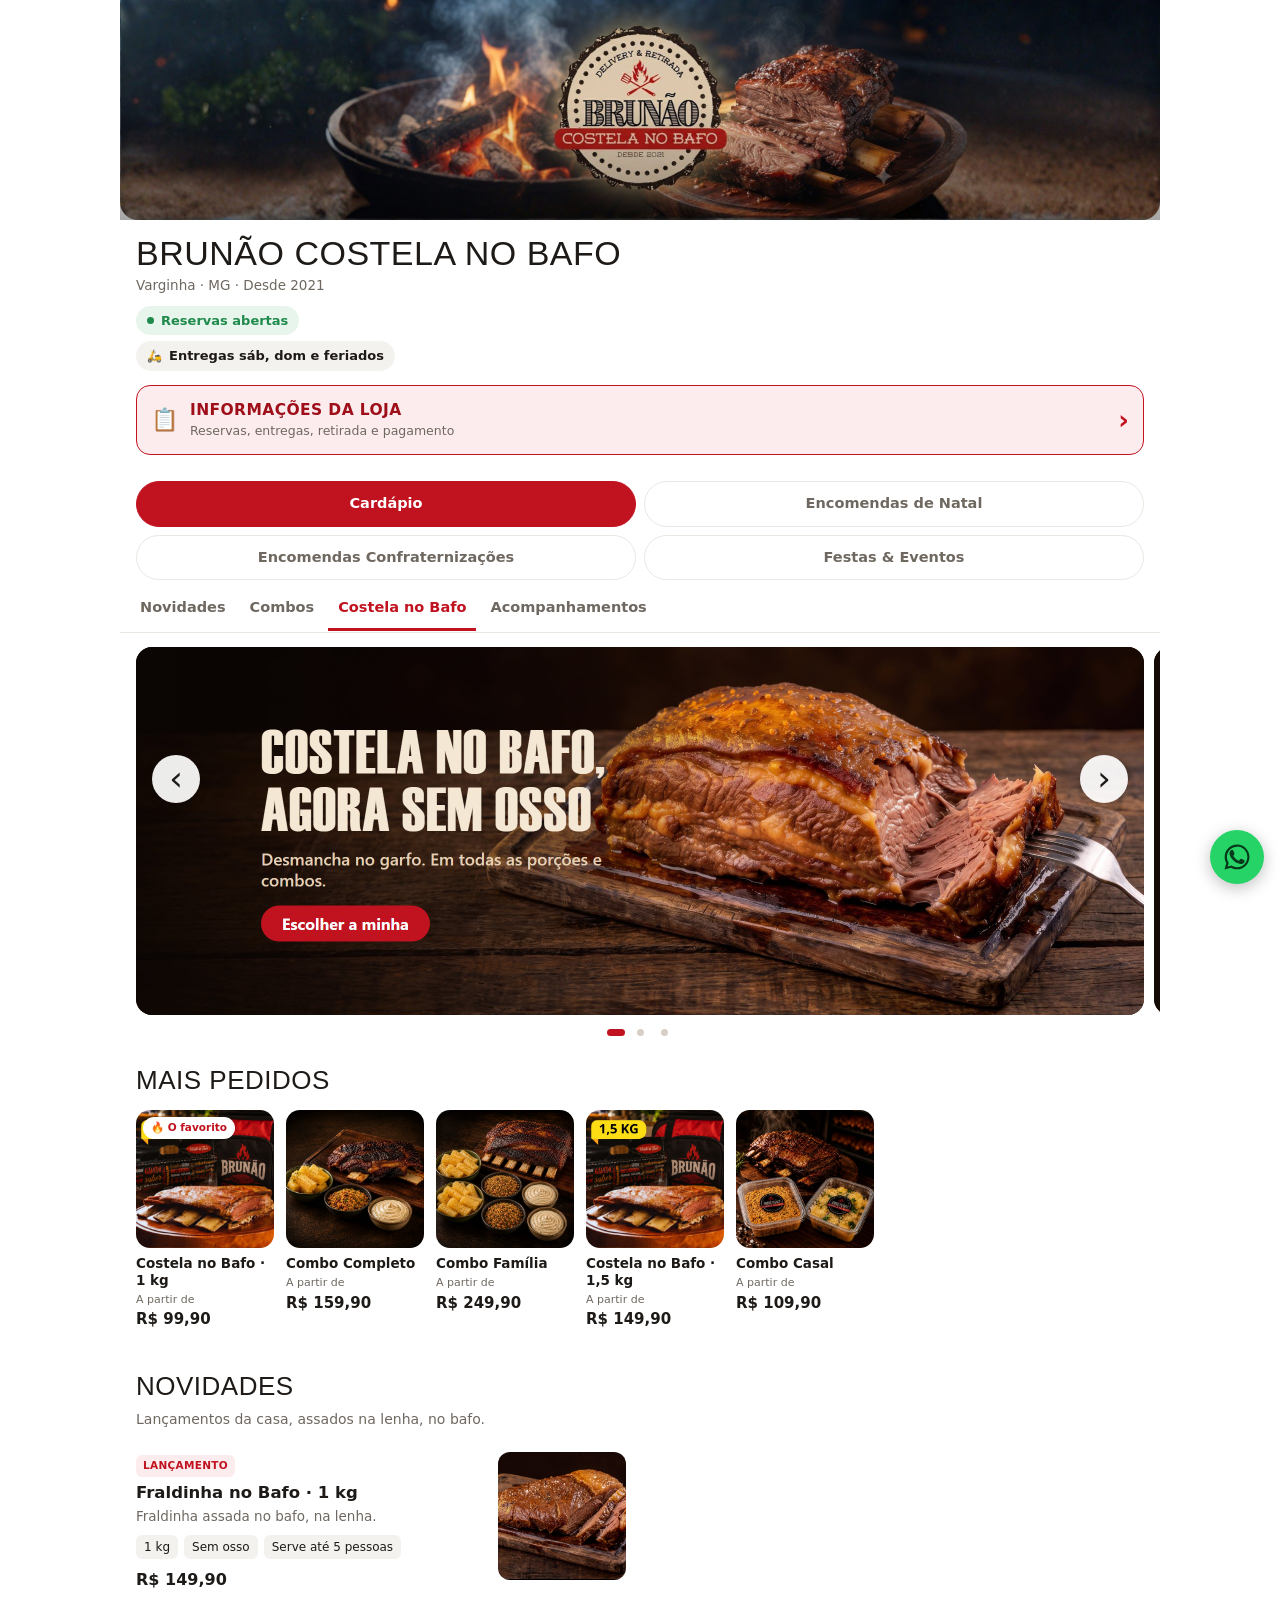
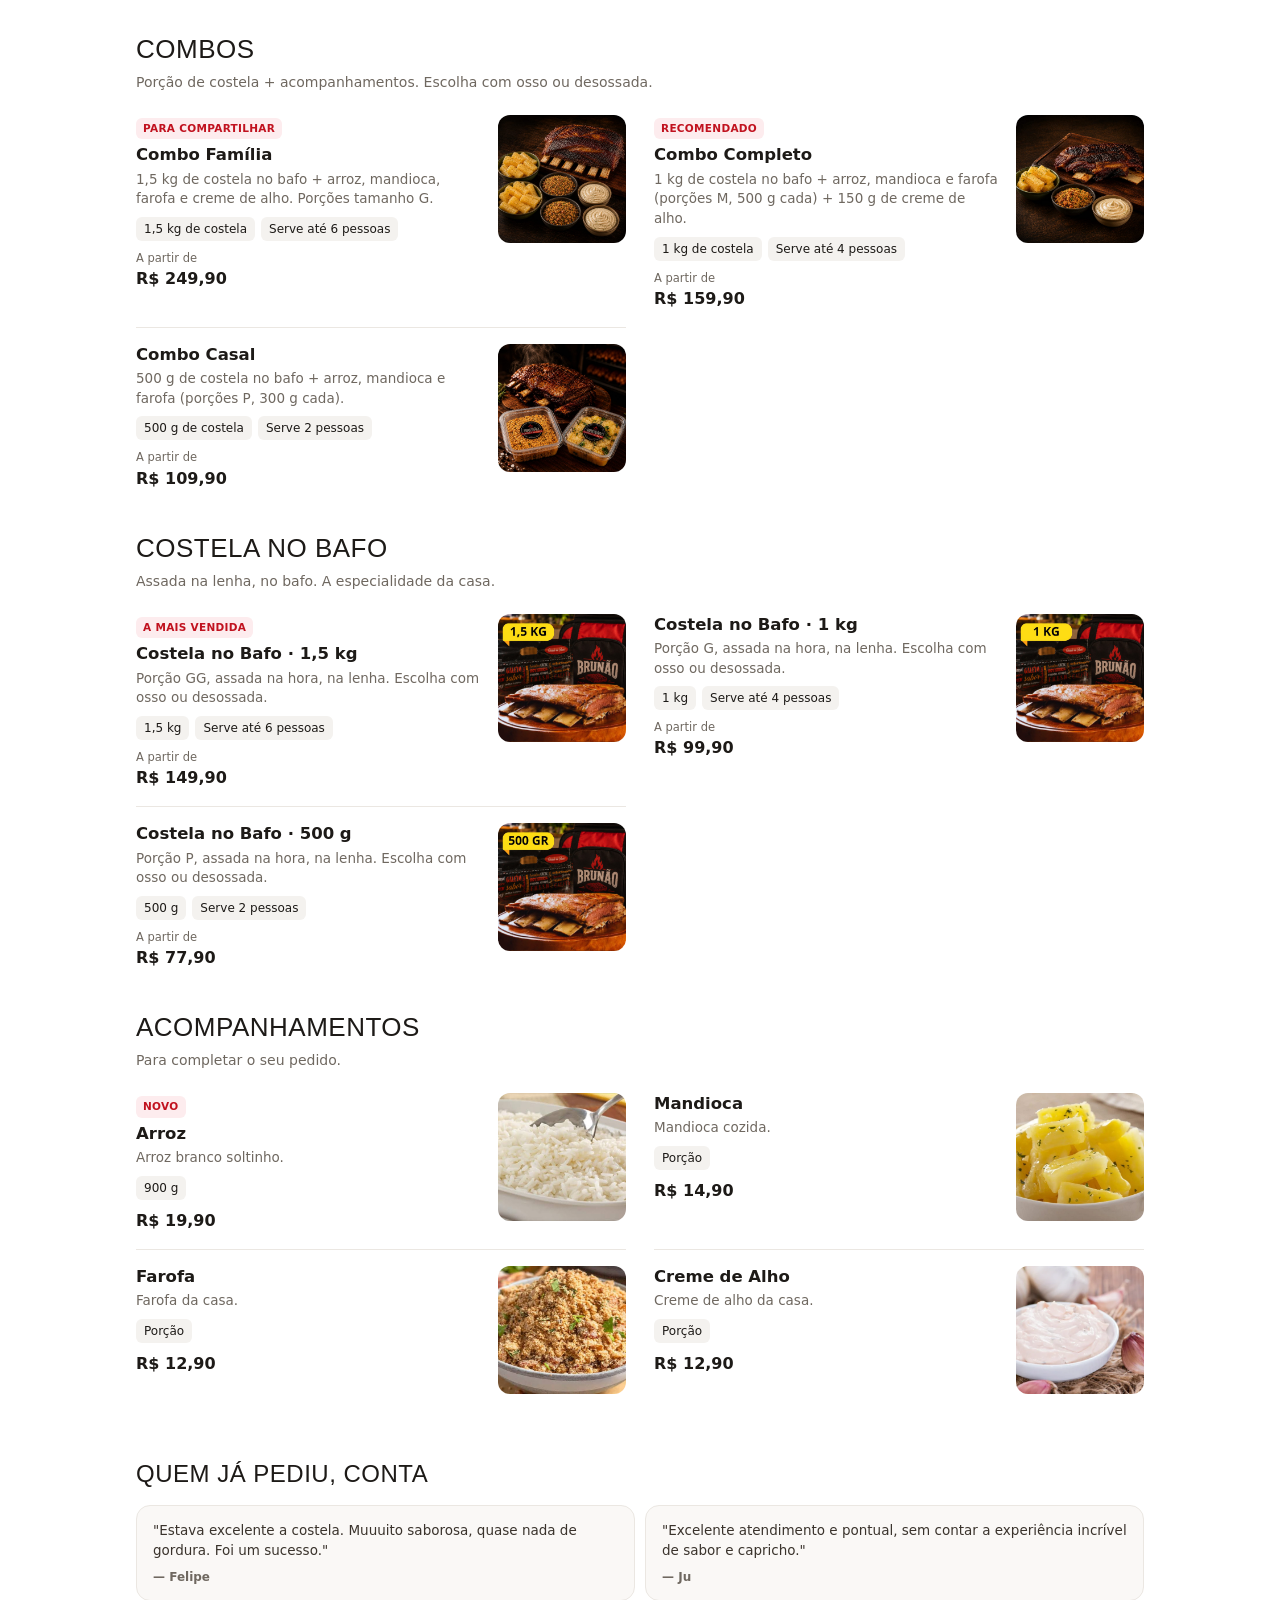
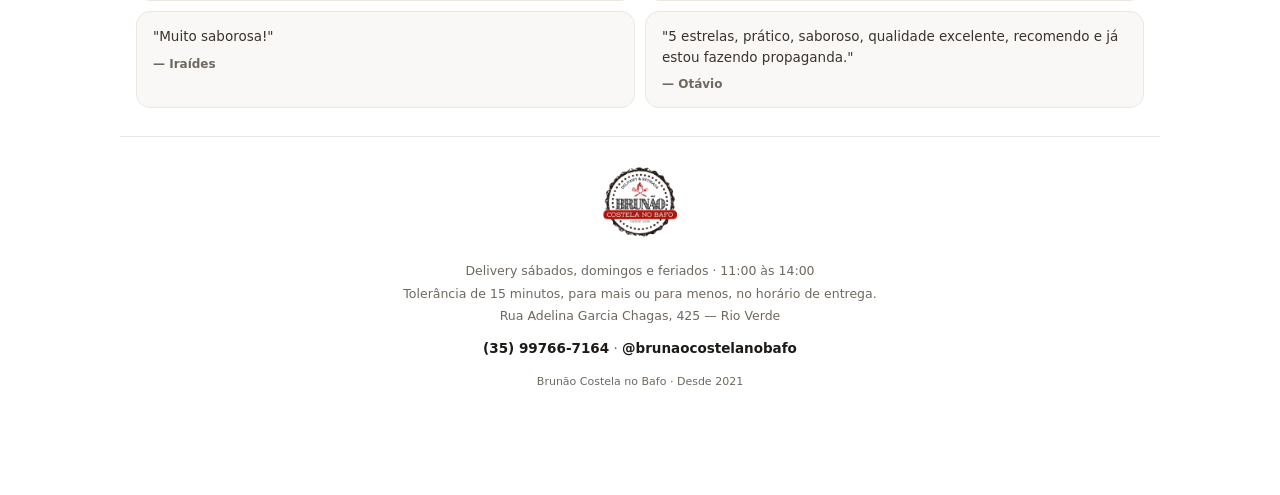
<file: index.html>
<!DOCTYPE html>
<html lang="pt-BR">
<head>
  <meta charset="UTF-8">
  <meta name="viewport" content="width=device-width, initial-scale=1.0">
  <meta name="description" content="Costela no bafo assada na lenha, com osso ou desossada. Delivery em Varginha aos sábados, domingos e feriados. Reservas a semana toda.">
  <meta name="theme-color" content="#ffffff">
  <title>Brunão Costela no Bafo — Cardápio</title>
  <link rel="icon" href="data:image/svg+xml,<svg xmlns='http://www.w3.org/2000/svg' viewBox='0 0 100 100'><text y='.9em' font-size='90'>🔥</text></svg>">
  <link rel="stylesheet" href="css/styles.css">

  <!-- Meta Pixel -->
  <script>
    !function(f,b,e,v,n,t,s)
    {if(f.fbq)return;n=f.fbq=function(){n.callMethod?
    n.callMethod.apply(n,arguments):n.queue.push(arguments)};
    if(!f._fbq)f._fbq=n;n.push=n;n.loaded=!0;n.version='2.0';
    n.queue=[];t=b.createElement(e);t.async=!0;
    t.src=v;s=b.getElementsByTagName(e)[0];
    s.parentNode.insertBefore(t,s)}(window, document,'script',
    'https://connect.facebook.net/en_US/fbevents.js');
    fbq('init', '4433696376853064');
    fbq('track', 'PageView');
  </script>
  <noscript><img height="1" width="1" style="display:none"
    src="https://www.facebook.com/tr?id=4433696376853064&ev=PageView&noscript=1"
  /></noscript>
  <!-- Fim Meta Pixel -->
</head>
<body>

  <div class="pagina">
    <header class="loja">
      <div class="loja__capa" role="img" aria-label="Costela no bafo ao lado do fogo de lenha, com a logo do Brunão"></div>
      <div class="loja__conteudo">
        <h1 class="loja__nome" id="loja-nome"></h1>
        <p class="loja__local" id="loja-local"></p>
        <div class="loja__tags">
          <p class="loja__status" id="status-loja"></p>
          <p class="loja__tag" id="tag-entregas"></p>
        </div>
        <button type="button" class="loja__info" id="abrir-info-loja">
          <span class="loja__info-icone" aria-hidden="true">📋</span>
          <span class="loja__info-texto">
            <strong>Informações da loja</strong>
            <small>Reservas, entregas, retirada e pagamento</small>
          </span>
          <span class="loja__info-ver" aria-hidden="true">›</span>
        </button>
      </div>
    </header>

    <div class="abas" role="tablist" aria-label="Seções do site">
      <button type="button" class="abas__botao" role="tab" id="aba-cardapio" aria-selected="true" aria-controls="cardapio">Cardápio</button>
      <button type="button" class="abas__botao" role="tab" id="aba-enc-natal" aria-selected="false" aria-controls="encomendas">Encomendas de Natal</button>
      <button type="button" class="abas__botao" role="tab" id="aba-enc-confraternizacao" aria-selected="false" aria-controls="encomendas">Encomendas Confraternizações</button>
      <button type="button" class="abas__botao" role="tab" id="aba-eventos" aria-selected="false" aria-controls="eventos">Festas &amp; Eventos</button>
    </div>

    <nav class="categorias" id="nav-categorias" aria-label="Categorias do cardápio"></nav>

    <div class="avisos" id="avisos"></div>

    <div class="carrossel" id="carrossel">
      <div class="banners" id="banners" aria-label="Destaques"></div>
      <button type="button" class="carrossel__seta carrossel__seta--ant" id="banner-anterior" aria-label="Banner anterior">‹</button>
      <button type="button" class="carrossel__seta carrossel__seta--prox" id="banner-proximo" aria-label="Próximo banner">›</button>
    </div>
    <div class="banners__pontos" id="banners-pontos"></div>

    <section class="mais-pedidos" id="bloco-mais-pedidos" aria-label="Mais pedidos">
      <h2 class="categoria__titulo">Mais pedidos</h2>
      <div class="vitrine" id="vitrine"></div>
    </section>

    <section class="pagina-enc" id="pagina-enc" aria-label="Encomendas" hidden>
      <iframe class="pagina-enc__frame" id="pagina-enc-frame" title="Encomendas" loading="lazy"></iframe>
    </section>

    <section class="encomendas" id="encomendas" role="tabpanel" aria-label="Encomendas" hidden>
      <a class="encomendas__voltar" id="encomendas-voltar" href="#encomendas-natal">← Voltar para a página</a>
      <h2 class="eventos__titulo" id="encomendas-titulo"></h2>
      <p class="eventos__descricao" id="encomendas-descricao"></p>
      <p class="encomendas__montado" id="encomendas-montado" hidden></p>
      <p class="eventos__aviso" id="encomendas-aviso"></p>
      <p class="erro-form" id="encomendas-fechada" hidden></p>
      <h3 class="encomendas__subtitulo">Escolha os itens</h3>
    </section>

    <section class="eventos" id="eventos" role="tabpanel" aria-labelledby="aba-eventos" hidden>
      <h2 class="eventos__titulo" id="eventos-titulo"></h2>
      <p class="eventos__descricao" id="eventos-descricao"></p>
      <p class="eventos__aviso" id="eventos-aviso"></p>

      <form class="form-pedido eventos__form" id="form-eventos" novalidate>
        <label class="campo">
          <span class="campo__label">Seu nome</span>
          <input type="text" name="nome" required autocomplete="name" placeholder="Como te chamamos?">
        </label>

        <label class="campo">
          <span class="campo__label">Tipo de evento</span>
          <select name="tipo" id="eventos-tipo" required></select>
        </label>

        <div class="campo-linha">
          <label class="campo">
            <span class="campo__label">Data</span>
            <input type="date" name="data" id="eventos-data" required>
          </label>
          <label class="campo">
            <span class="campo__label">Horário</span>
            <input type="time" name="horario" required>
          </label>
        </div>

        <label class="campo">
          <span class="campo__label">Nº de pessoas</span>
          <input type="number" name="pessoas" min="1" inputmode="numeric" required placeholder="Ex.: 40">
        </label>

        <div class="campo-linha">
          <label class="campo">
            <span class="campo__label">Cidade</span>
            <input type="text" name="cidade" required autocomplete="address-level2" placeholder="Ex.: Varginha">
          </label>
          <label class="campo">
            <span class="campo__label">Local / bairro</span>
            <input type="text" name="local" autocomplete="address-line1" placeholder="Endereço ou bairro">
          </label>
        </div>

        <fieldset class="campo">
          <legend class="campo__label">Carnes que te interessam</legend>
          <div class="escolhas" id="eventos-carnes"></div>
        </fieldset>

        <fieldset class="campo">
          <legend class="campo__label">Acompanhamentos</legend>
          <div class="escolhas" id="eventos-acompanhamentos"></div>
        </fieldset>

        <label class="campo">
          <span class="campo__label">Outros itens <span class="campo__opcional">(opcional)</span></span>
          <textarea name="outros" rows="3" id="eventos-outros"></textarea>
        </label>

        <p class="erro-form" id="eventos-erro" hidden></p>
        <button type="submit" class="botao-enviar">Pedir orçamento pelo WhatsApp</button>
        <p class="modal__aviso">Você confere a mensagem no WhatsApp antes de enviar. Sem compromisso.</p>
      </form>
    </section>

    <main id="cardapio" class="cardapio">
      <p class="carregando">Preparando o cardápio…</p>
    </main>

  <section class="depoimentos" aria-label="Depoimentos de clientes">
    <h2 class="depoimentos__titulo">Quem já pediu, conta</h2>
    <div class="depoimentos__lista">
      <blockquote class="depoimento">
        <p class="depoimento__texto">"Estava excelente a costela. Muuuito saborosa, quase nada de gordura. Foi um sucesso."</p>
        <footer class="depoimento__autor">Felipe</footer>
      </blockquote>
      <blockquote class="depoimento">
        <p class="depoimento__texto">"Excelente atendimento e pontual, sem contar a experiência incrível de sabor e capricho."</p>
        <footer class="depoimento__autor">Ju</footer>
      </blockquote>
      <blockquote class="depoimento">
        <p class="depoimento__texto">"Muito saborosa!"</p>
        <footer class="depoimento__autor">Iraídes</footer>
      </blockquote>
      <blockquote class="depoimento">
        <p class="depoimento__texto">"5 estrelas, prático, saboroso, qualidade excelente, recomendo e já estou fazendo propaganda."</p>
        <footer class="depoimento__autor">Otávio</footer>
      </blockquote>
    </div>
  </section>

  <footer class="rodape">
    <img class="rodape__selo" src="assets/logo-oficial.png" alt="" width="84" height="84" loading="lazy">
    <p class="rodape__info" id="rodape-horarios"></p>
    <p class="rodape__info">Tolerância de 15 minutos, para mais ou para menos, no horário de entrega.</p>
    <p class="rodape__info" id="rodape-endereco" hidden></p>
    <p class="rodape__links">
      <a id="rodape-whatsapp" target="_blank" rel="noopener"></a>
      <span aria-hidden="true">·</span>
      <a id="rodape-instagram" target="_blank" rel="noopener"></a>
    </p>
    <p class="rodape__credito">Brunão Costela no Bafo · <span id="loja-desde"></span></p>
  </footer>
  </div>

  <!-- Folha que sobe de baixo: escolha do produto e informações da loja -->
  <div class="folha" id="folha" hidden>
    <div class="folha__caixa" id="folha-caixa" role="dialog" aria-modal="true" aria-label="Detalhes"></div>
  </div>

  <!-- Fala com a loja. Some quando o modal do pedido está aberto. -->
  <a class="zap-flutuante" id="zap-flutuante" target="_blank" rel="noopener"
     aria-label="Tirar uma dúvida no WhatsApp">
    <svg viewBox="0 0 24 24" aria-hidden="true" focusable="false">
      <path fill="currentColor" d="M17.47 14.38c-.3-.15-1.76-.87-2.03-.97-.27-.1-.47-.15-.67.15-.2.3-.77.97-.94 1.17-.17.2-.35.22-.65.07-.3-.15-1.26-.46-2.4-1.48-.89-.79-1.49-1.76-1.66-2.06-.17-.3-.02-.46.13-.61.14-.13.3-.35.45-.52.15-.17.2-.3.3-.5.1-.2.05-.37-.03-.52-.07-.15-.67-1.61-.92-2.21-.24-.58-.49-.5-.67-.51h-.57c-.2 0-.52.07-.79.37s-1.04 1.02-1.04 2.48 1.07 2.88 1.22 3.08c.15.2 2.1 3.2 5.08 4.49.71.3 1.26.49 1.69.63.71.22 1.36.19 1.87.12.57-.09 1.76-.72 2-1.41.25-.7.25-1.29.17-1.42-.07-.13-.27-.2-.57-.35z"/>
      <path fill="currentColor" d="M12.04 2C6.58 2 2.13 6.45 2.13 11.91c0 1.75.46 3.45 1.32 4.95L2 22l5.25-1.38c1.45.79 3.08 1.21 4.79 1.21h.01c5.46 0 9.91-4.45 9.91-9.91 0-2.65-1.03-5.14-2.9-7.01A9.82 9.82 0 0 0 12.04 2m0 1.67c2.2 0 4.27.86 5.82 2.42a8.19 8.19 0 0 1 2.42 5.82c0 4.54-3.7 8.24-8.25 8.24-1.45 0-2.87-.39-4.11-1.12l-.29-.18-3.06.8.82-3-.19-.31a8.2 8.2 0 0 1-1.26-4.39c0-4.54 3.7-8.24 8.25-8.24"/>
    </svg>
  </a>

  <!-- Barra flutuante do carrinho -->
  <button class="barra-carrinho" id="barra-carrinho" hidden>
    <span class="barra-carrinho__qtd" id="carrinho-qtd">0</span>
    <span class="barra-carrinho__label">Ver meu pedido</span>
    <span class="barra-carrinho__total" id="carrinho-total">R$ 0,00</span>
  </button>

  <!-- Modal do pedido -->
  <div class="modal" id="modal-pedido" hidden>
    <div class="modal__fundo" data-fechar-modal></div>
    <div class="modal__caixa" role="dialog" aria-modal="true" aria-labelledby="modal-titulo">
      <header class="modal__topo">
        <h2 id="modal-titulo">Seu pedido</h2>
        <button class="modal__fechar" data-fechar-modal aria-label="Fechar">&times;</button>
      </header>

      <div class="modal__corpo">
        <ul class="lista-pedido" id="lista-pedido"></ul>

        <form class="form-pedido" id="form-pedido" novalidate>
          <label class="campo">
            <span class="campo__label">Seu nome</span>
            <input type="text" name="nome" required autocomplete="name" placeholder="Como te chamamos?">
          </label>

          <label class="campo">
            <span class="campo__label">Seu WhatsApp</span>
            <input type="tel" name="telefone" required autocomplete="tel" inputmode="tel"
                   placeholder="(35) 9xxxx-xxxx">
          </label>

          <fieldset class="campo campo--opcoes">
            <legend class="campo__label">Como quer receber?</legend>
            <label class="opcao">
              <input type="radio" name="entrega" value="entrega" checked>
              <span>Entrega</span>
            </label>
            <label class="opcao">
              <input type="radio" name="entrega" value="retirada">
              <span>Retirar no local</span>
            </label>
          </fieldset>

          <label class="campo">
            <span class="campo__label" id="label-data">Data da entrega</span>
            <select name="data" id="select-data"></select>
          </label>

          <div class="campo" id="campo-endereco">
            <label class="campo">
              <span class="campo__label">Rua</span>
              <input type="text" name="rua" autocomplete="address-line1" placeholder="Nome da rua">
            </label>
            <div class="campo-linha">
              <label class="campo">
                <span class="campo__label">Número</span>
                <input type="text" name="numero" inputmode="numeric" placeholder="Nº">
              </label>
              <label class="campo">
                <span class="campo__label">Bairro</span>
                <input type="text" name="bairro" autocomplete="address-level2" placeholder="Bairro">
              </label>
            </div>
            <label class="campo">
              <span class="campo__label">Ponto de referência (opcional)</span>
              <input type="text" name="referencia" placeholder="Ex.: perto do mercado, casa do portão azul">
            </label>
          </div>

          <div class="campo" id="campo-agendar" hidden>
            <label class="agendar">
              <input type="checkbox" name="agendar" id="check-agendar">
              <span class="agendar__texto">
                <strong>Quero agendar um horário</strong>
                <small id="agendar-descricao"></small>
              </span>
            </label>
            <label class="campo campo--hora" id="campo-hora" hidden>
              <span class="campo__label">Horário desejado</span>
              <select name="hora" id="select-hora"></select>
            </label>
          </div>

          <fieldset class="campo campo--opcoes" id="campo-sinal" hidden>
            <legend class="campo__label">Quanto pagar agora?</legend>
            <label class="opcao">
              <input type="radio" name="sinal" value="50" checked>
              <span id="rotulo-sinal-50">Sinal de 50%</span>
            </label>
            <label class="opcao">
              <input type="radio" name="sinal" value="100">
              <span id="rotulo-sinal-100">Pagar 100%</span>
            </label>
          </fieldset>

          <label class="campo" id="campo-pagamento">
            <span class="campo__label">Pagamento</span>
            <select name="pagamento" id="select-pagamento"></select>
          </label>

          <label class="campo" id="campo-troco" hidden>
            <span class="campo__label">Precisa de troco para quanto?</span>
            <input type="text" name="troco" inputmode="numeric" placeholder="Ex.: 100 (deixe vazio se não precisa)">
          </label>

          <label class="campo">
            <span class="campo__label">Observações <span class="campo__opcional">(opcional)</span></span>
            <textarea name="observacoes" rows="2" placeholder="Capricha na farofa, sem creme de alho…"></textarea>
          </label>
        </form>

        <dl class="resumo" id="resumo-valores"></dl>
        <div class="aviso-pagamento" id="aviso-pagamento" hidden>
          <span class="aviso-pagamento__icone" aria-hidden="true">💳</span>
          <p><strong>Pagamento antecipado, aqui pelo cardápio.</strong>
          Pix ou cartão de crédito, no ambiente seguro da InfinitePay. Não recebemos na entrega.
          <span class="aviso-pagamento__recebedor">O pagamento aparece em nome de <b>Bruno Heitor de Carvalho Freitas</b>, responsável pelo Brunão Costela no Bafo.</span></p>
        </div>
        <p class="erro-form" id="erro-form" hidden></p>
      </div>

      <footer class="modal__rodape">
        <button type="submit" form="form-pedido" class="botao-enviar" id="botao-enviar">
          Enviar pedido pelo WhatsApp
        </button>
        <p class="modal__aviso" id="modal-aviso">Você confere a mensagem no WhatsApp antes de enviar.</p>
      </footer>
    </div>
  </div>

  <script src="js/menu-data.js"></script>
  <script src="js/app.js"></script>
  <script src="js/eventos.js"></script>
</body>
</html>
</file>
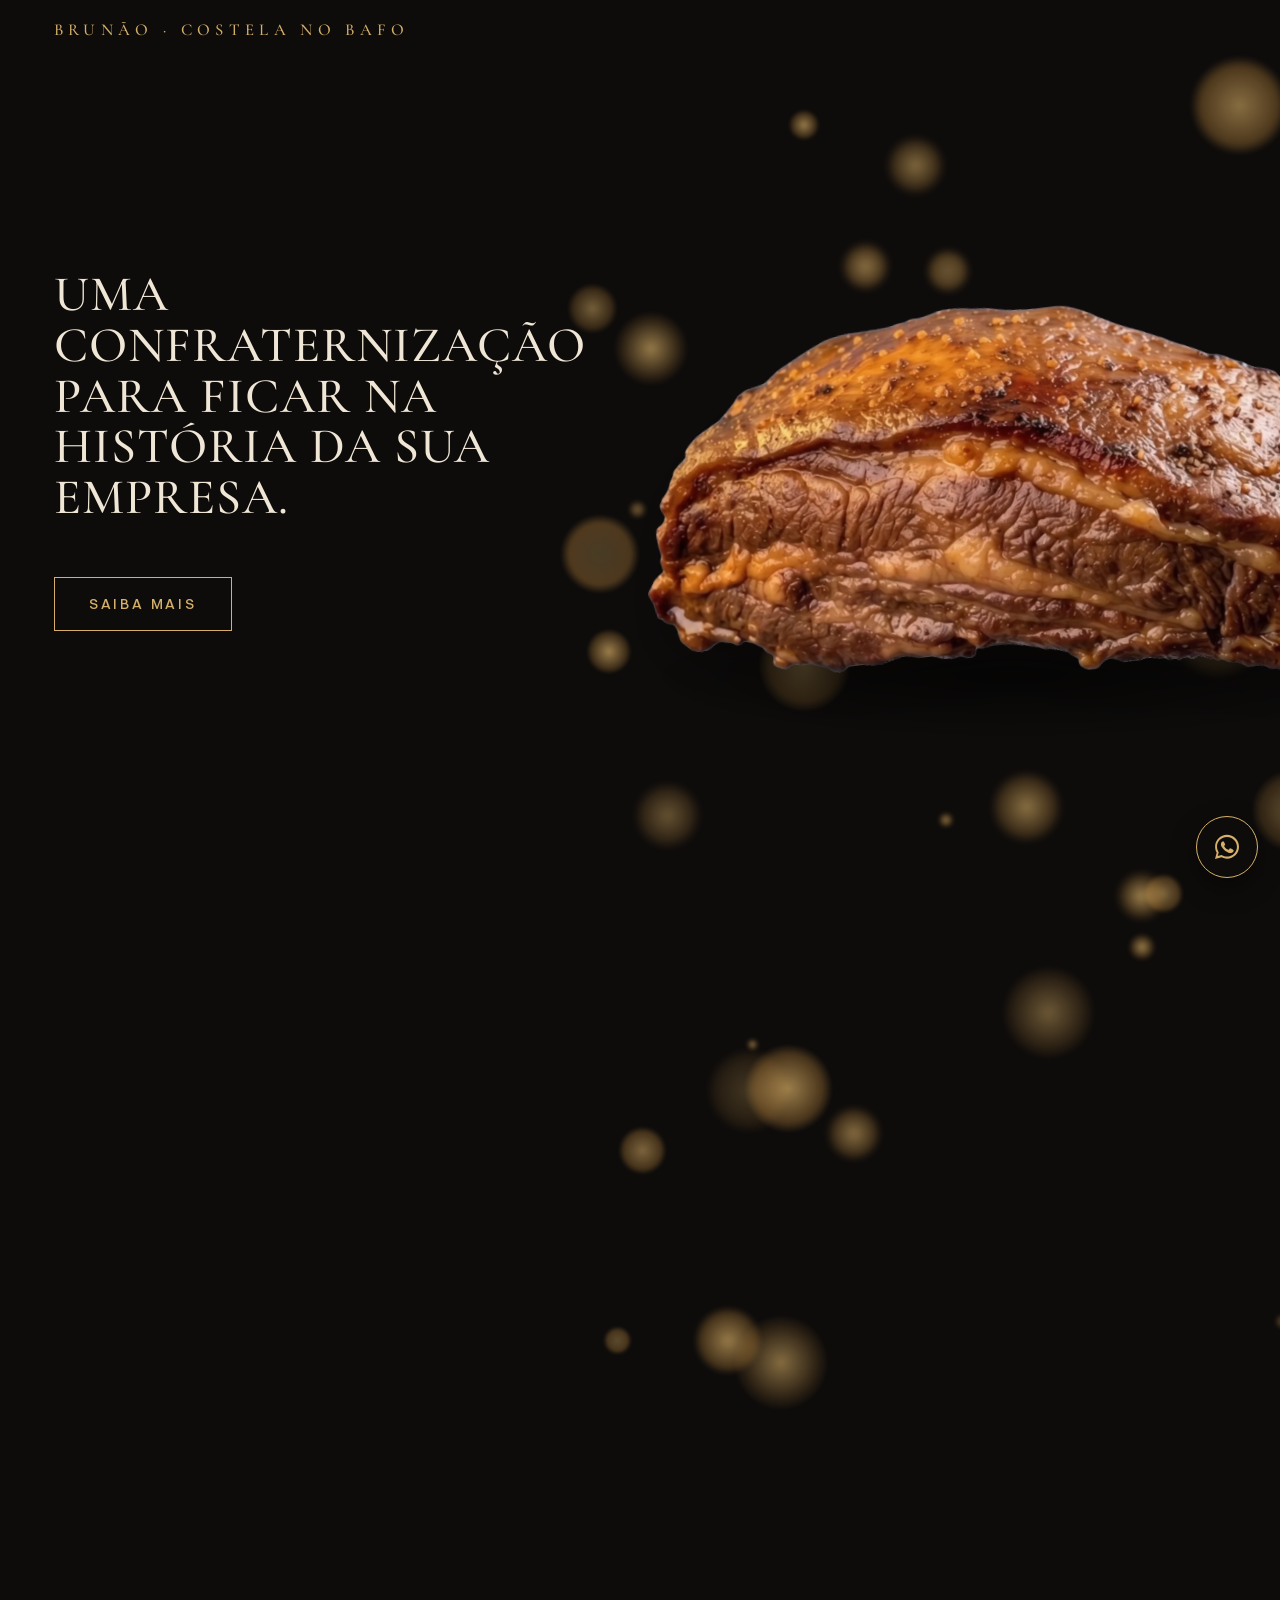
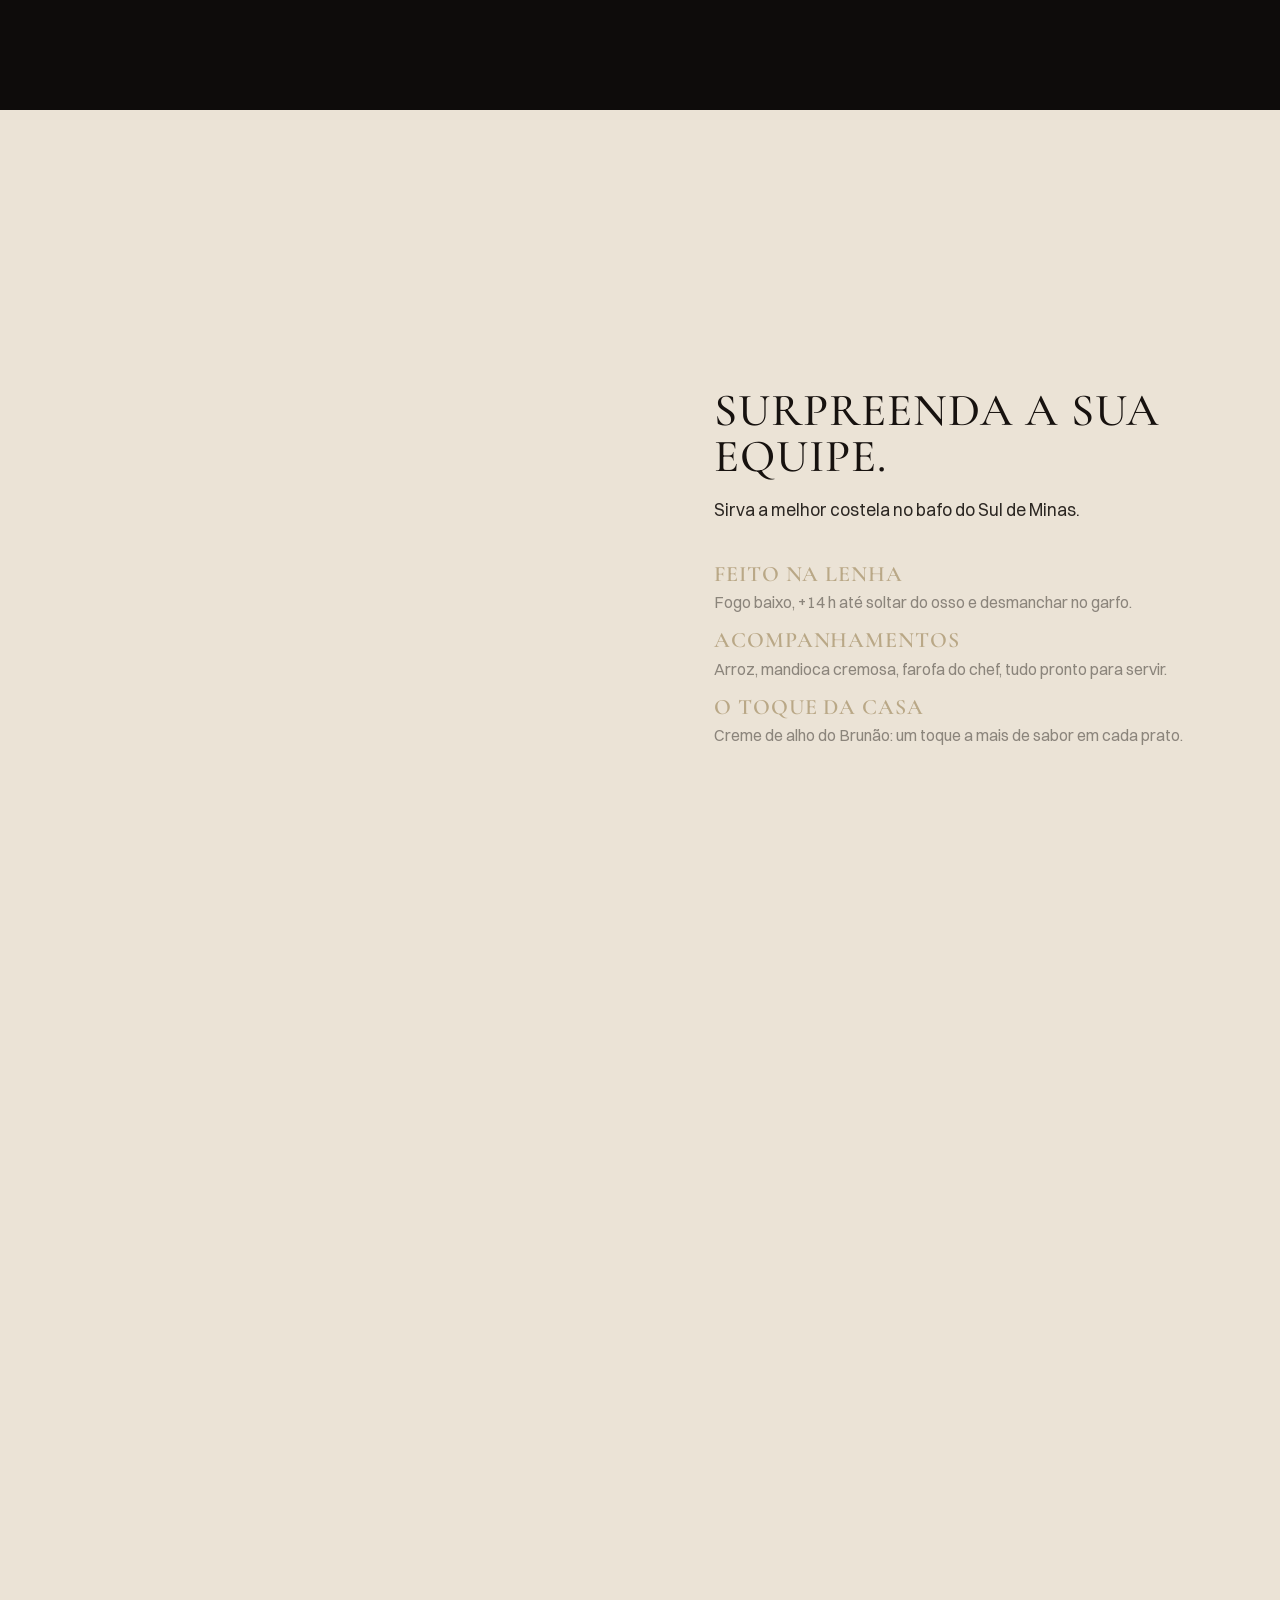
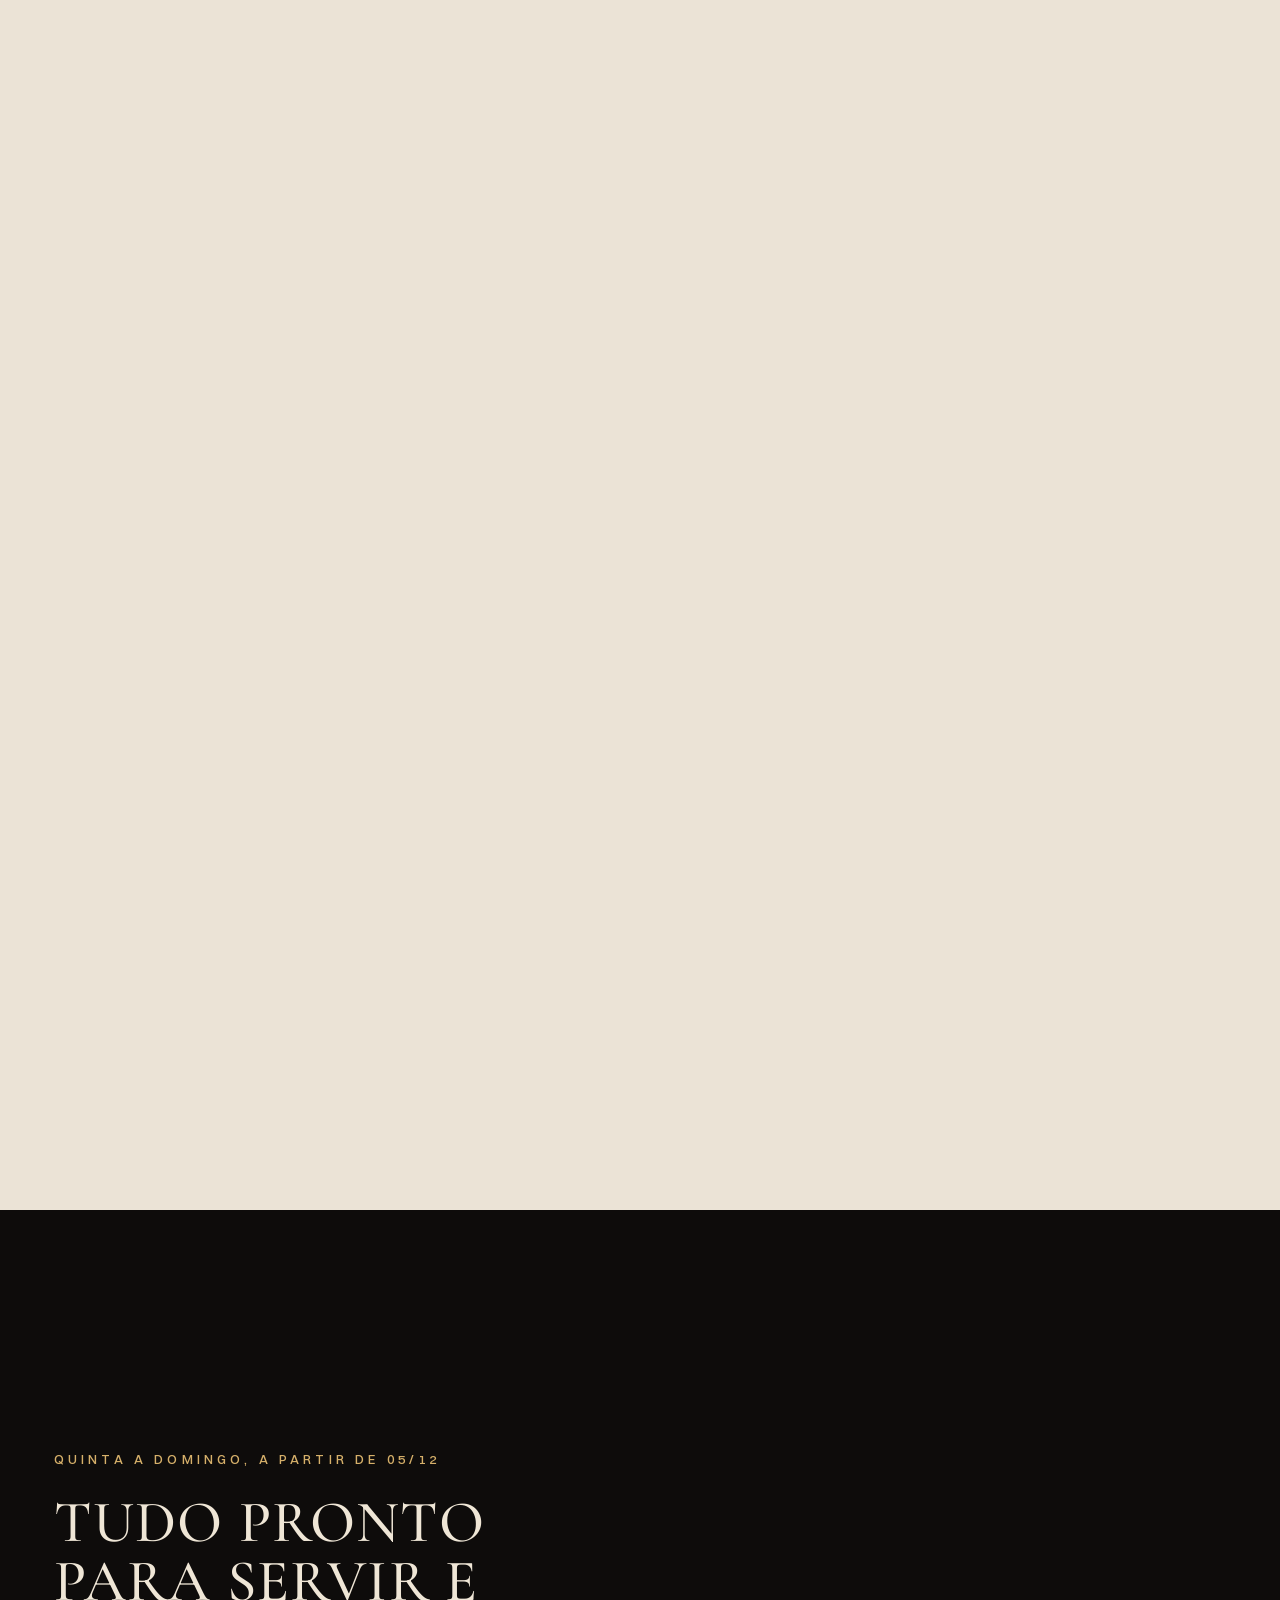
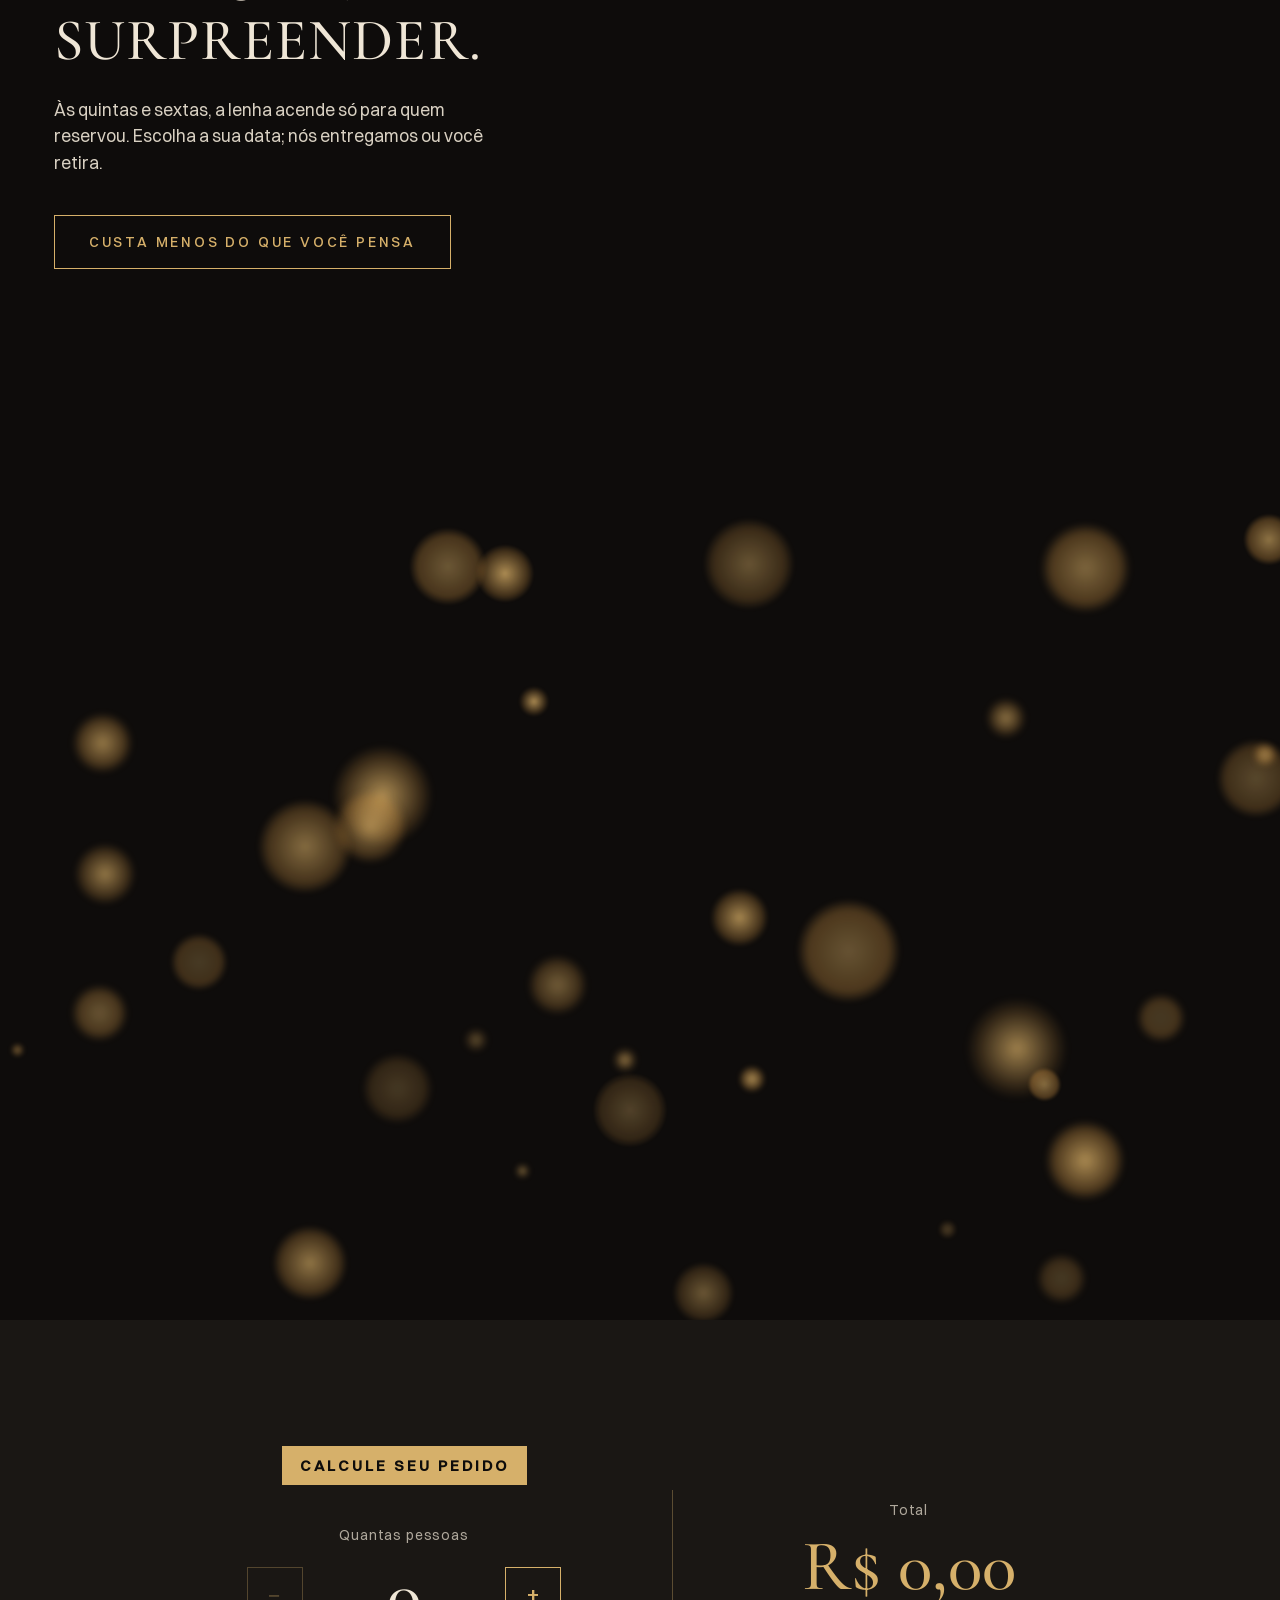
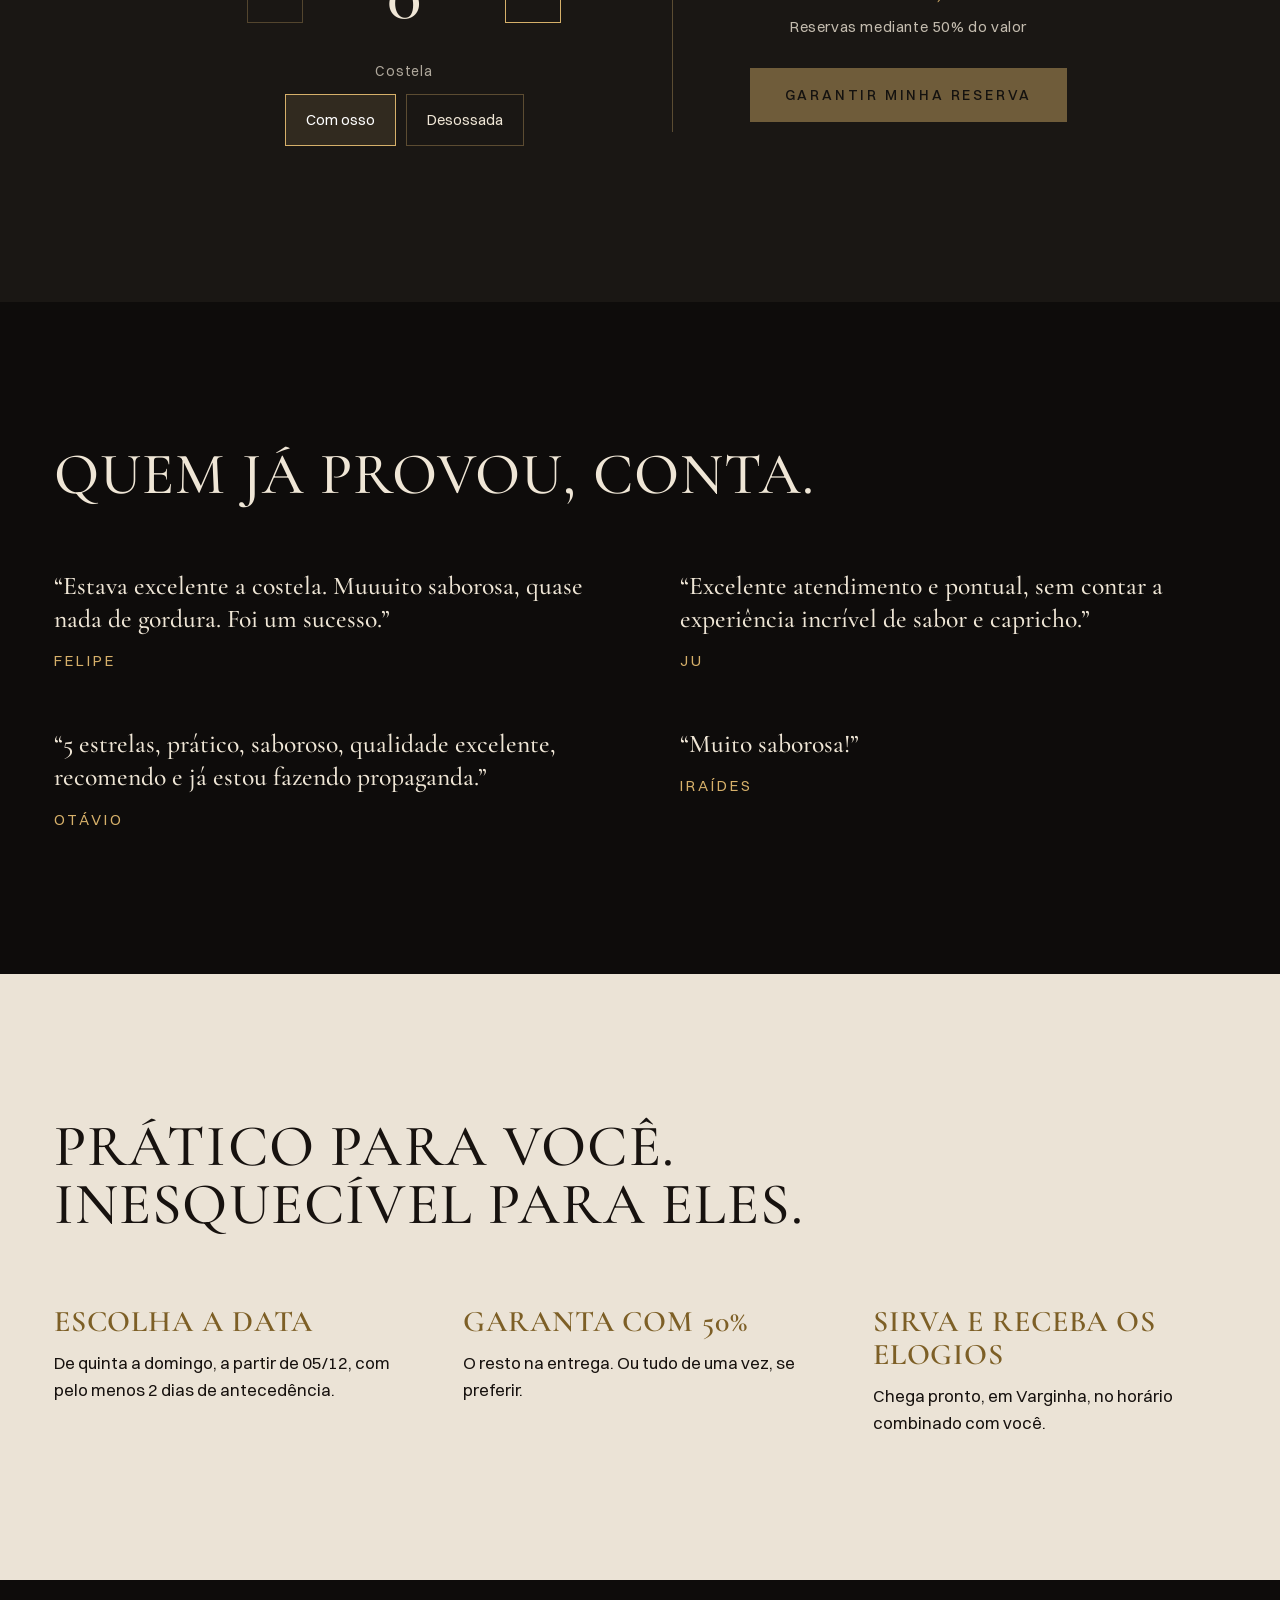
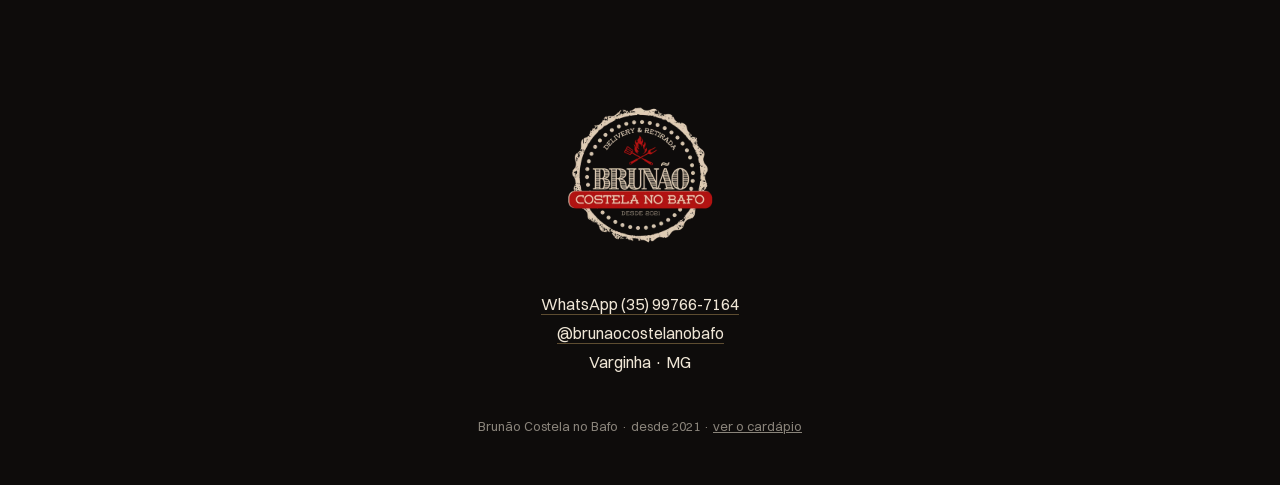
<file: confraternizacao/index.html>
<!doctype html>
<html lang="pt-BR" class="sem-js">
<head>
<meta charset="utf-8">
<meta name="viewport" content="width=device-width, initial-scale=1">
<title>Confraternização de fim de ano · Brunão Costela no Bafo</title>
<meta name="description" content="Costela no bafo, 14 horas na lenha, pronta para a confraternização da sua empresa. Entregas em Varginha de quinta a domingo, a partir de 05/12. Reserve com 50%.">
<meta property="og:title" content="A confraternização que vai ficar na história da sua empresa">
<meta property="og:description" content="Costela no bafo, 14 horas na lenha, pronta para servir. Varginha, de quinta a domingo, a partir de 05/12.">
<meta property="og:image" content="https://brunaocostelanobafo-oss.github.io/fim-de-ano/img/costela.webp">
<meta name="theme-color" content="#0e0c0b">
<link rel="icon" href="../fim-de-ano/img/logo-escuro.webp">
<link rel="preload" as="image" href="../fim-de-ano/img/costela.webp">
<link rel="stylesheet" href="../fim-de-ano/pagina.css">
<script>
  if (window.top !== window.self) document.documentElement.classList.add("embutida");
  window.PAGINA = { origem: 'confraternizacao', encomendas: 'https://brunaocostelanobafo-oss.github.io/', inicio: '2026-12-05T00:00:00', fim: '2026-12-31', pessoasIniciais: 15 };
  !function(f,b,e,v,n,t,s){if(f.fbq)return;n=f.fbq=function(){n.callMethod?n.callMethod.apply(n,arguments):n.queue.push(arguments)};if(!f._fbq)f._fbq=n;n.push=n;n.loaded=!0;n.version='2.0';n.queue=[];t=b.createElement(e);t.async=!0;t.src=v;s=b.getElementsByTagName(e)[0];s.parentNode.insertBefore(t,s)}(window,document,'script','https://connect.facebook.net/en_US/fbevents.js');
  fbq('init','4433696376853064'); if (window.top === window.self) fbq('track','PageView');
</script>
</head>
<body>
<header class="topo">
  <a class="marca" href="https://brunaocostelanobafo-oss.github.io/">Brunão · costela no bafo</a>
</header>

<main>
  <div class="filme">
    <div class="palco" aria-hidden="true">
      <div class="sombra"></div>
      <img data-peca="tabua" src="../fim-de-ano/img/tabua.webp" alt="">
      <img data-peca="costela" src="../fim-de-ano/img/costela.webp" alt="">
      <img data-peca="arroz" src="../fim-de-ano/img/arroz.webp" alt="">
      <img data-peca="mandioca" src="../fim-de-ano/img/mandioca.webp" alt="">
      <img data-peca="farofa" src="../fim-de-ano/img/farofa.webp" alt="">
      <img data-peca="creme" src="../fim-de-ano/img/creme-alho.webp" alt="">
    </div>

    <section class="ato ato1" aria-labelledby="t1">
      <div class="bokeh" data-zona="direita"></div>
      <div class="quadro">
        <div class="tx">
          <h1 id="t1" class="sobe" data-atraso="80">Uma confraternização para ficar na história da sua empresa.</h1>
          <a class="bt sobe" data-atraso="240" href="#ato2" data-rolar>Saiba mais</a>
        </div>
      </div>
    </section>

    <section class="ato ato2 claro" id="ato2" aria-labelledby="t2">
      <div class="quadro">
        <div class="tx">
          <h2 id="t2">Surpreenda a sua equipe.</h2>
          <p class="apoio">Sirva a melhor costela no bafo do Sul de Minas.</p>
          <div class="tempos">
            <div><b>Feito na lenha</b>Fogo baixo, +14 h até soltar do osso e desmanchar no garfo.</div>
            <div><b>Acompanhamentos</b>Arroz, mandioca cremosa, farofa do chef, tudo pronto para servir.</div>
            <div><b>O toque da casa</b>Creme de alho do Brunão: um toque a mais de sabor em cada prato.</div>
          </div>
        </div>
      </div>
    </section>

    <section class="ato ato3" aria-labelledby="t3">
      <div class="bokeh" data-zona="baixo"></div>
      <div class="quadro">
        <div class="tx">
          <p class="sob">Quinta a domingo, a partir de 05/12</p>
          <h2 id="t3">Tudo pronto para servir e surpreender.</h2>
          <p class="apoio">Às quintas e sextas, a lenha acende só para quem reservou. Escolha a sua data; nós entregamos ou você retira.</p>
          <a class="bt" href="#reserva" data-rolar>Custa menos do que você pensa</a>
        </div>
      </div>
    </section>
  </div>

  <section class="reserva" id="reserva" aria-labelledby="t4">
    <div class="calc-cartao">
      <form id="calc" onsubmit="return false">
        <h2 id="t4" class="selo-calc sobe">Calcule seu pedido</h2>
        <div class="campo sobe" data-atraso="80">
          <span id="rot-pessoas">Quantas pessoas</span>
          <div class="passo" role="group" aria-labelledby="rot-pessoas">
            <button type="button" id="menos" aria-label="Menos uma pessoa">−</button>
            <output id="pessoas" aria-live="polite">0</output>
            <button type="button" id="mais" aria-label="Mais uma pessoa">+</button>
          </div>
        </div>
        <fieldset class="campo sobe" data-atraso="140">
          <legend>Costela</legend>
          <div class="opcoes">
            <label><input type="radio" name="corte" value="osso" checked><span>Com osso</span></label>
            <label><input type="radio" name="corte" value="desossada"><span>Desossada</span></label>
          </div>
        </fieldset>
      </form>
      <div class="pedido sobe" data-atraso="200">
        <p class="rot">Total</p>
        <p class="total" id="total" aria-live="polite">R$ 0,00</p>
        <p class="sinal">Reservas mediante 50% do valor</p>
        <a class="bt cheio" id="reservar" href="#">Garantir minha reserva</a>
      </div>
    </div>
  </section>

  <section class="prova" aria-labelledby="t5">
    <h2 id="t5" class="sobe">Quem já provou, conta.</h2>
    <div class="falas">
      <blockquote class="sobe">“Estava excelente a costela. Muuuito saborosa, quase nada de gordura. Foi um sucesso.”<footer>Felipe</footer></blockquote>
      <blockquote class="sobe" data-atraso="80">“Excelente atendimento e pontual, sem contar a experiência incrível de sabor e capricho.”<footer>Ju</footer></blockquote>
      <blockquote class="sobe" data-atraso="120">“5 estrelas, prático, saboroso, qualidade excelente, recomendo e já estou fazendo propaganda.”<footer>Otávio</footer></blockquote>
      <blockquote class="sobe" data-atraso="160">“Muito saborosa!”<footer>Iraídes</footer></blockquote>
    </div>
  </section>

  <section class="como" aria-labelledby="t6">
    <h2 id="t6" class="sobe">Prático para você. Inesquecível para eles.</h2>
    <div class="passos">
      <div class="sobe"><b>Escolha a data</b><p>De quinta a domingo, a partir de 05/12, com pelo menos 2 dias de antecedência.</p></div>
      <div class="sobe" data-atraso="80"><b>Garanta com 50%</b><p>O resto na entrega. Ou tudo de uma vez, se preferir.</p></div>
      <div class="sobe" data-atraso="160"><b>Sirva e receba os elogios</b><p>Chega pronto, em Varginha, no horário combinado com você.</p></div>
    </div>
  </section>
</main>

<footer class="rodape">
  <img src="../fim-de-ano/img/logo-escuro.webp" alt="Brunão Costela no Bafo" width="150" height="150" loading="lazy">
  <p class="contato">
    <a href="https://wa.me/5535997667164?text=Ol%C3%A1!%20Quero%20saber%20da%20confraterniza%C3%A7%C3%A3o%20de%20fim%20de%20ano." target="_blank" rel="noopener">WhatsApp (35) 99766-7164</a><br>
    <a href="https://instagram.com/brunaocostelanobafo" target="_blank" rel="noopener">@brunaocostelanobafo</a><br>
    Varginha · MG
  </p>
  <p class="legal">Brunão Costela no Bafo · desde 2021 · <a href="https://brunaocostelanobafo-oss.github.io/">ver o cardápio</a></p>
</footer>
<a class="zap" href="https://wa.me/5535997667164?text=Ol%C3%A1!%20Quero%20saber%20da%20confraterniza%C3%A7%C3%A3o%20de%20fim%20de%20ano." target="_blank" rel="noopener" aria-label="Falar com o Brunão no WhatsApp">
  <svg viewBox="0 0 32 32" width="30" height="30" aria-hidden="true"><path fill="currentColor" d="M16 3C9 3 3.3 8.6 3.3 15.6c0 2.3.6 4.5 1.7 6.4L3.2 28.8l7-1.8c1.8 1 3.8 1.5 5.9 1.5 7 0 12.7-5.7 12.7-12.7S23 3 16 3zm0 23.2c-1.9 0-3.8-.5-5.4-1.5l-.4-.2-4.1 1.1 1.1-4-.3-.4a10.4 10.4 0 0 1-1.6-5.6C5.3 9.8 10.1 5.2 16 5.2s10.6 4.7 10.6 10.5S21.9 26.2 16 26.2zm5.8-7.8c-.3-.2-1.9-.9-2.2-1-.3-.1-.5-.2-.7.2l-1 1.2c-.2.2-.4.2-.7.1-.3-.2-1.3-.5-2.5-1.6-.9-.8-1.5-1.8-1.7-2.1-.2-.3 0-.5.1-.6l.5-.6.3-.5c.1-.2 0-.4 0-.5l-1-2.4c-.3-.6-.5-.5-.7-.5h-.6c-.2 0-.6.1-.9.4-.3.3-1.2 1.1-1.2 2.7s1.2 3.2 1.4 3.4c.2.2 2.4 3.6 5.7 5 .8.4 1.4.6 1.9.7.8.3 1.5.2 2.1.1.6-.1 1.9-.8 2.2-1.5.3-.7.3-1.4.2-1.5-.1-.2-.3-.3-.6-.4z"/></svg>
</a>
<script src="../fim-de-ano/motor25d.js"></script>
</body>
</html>
</file>
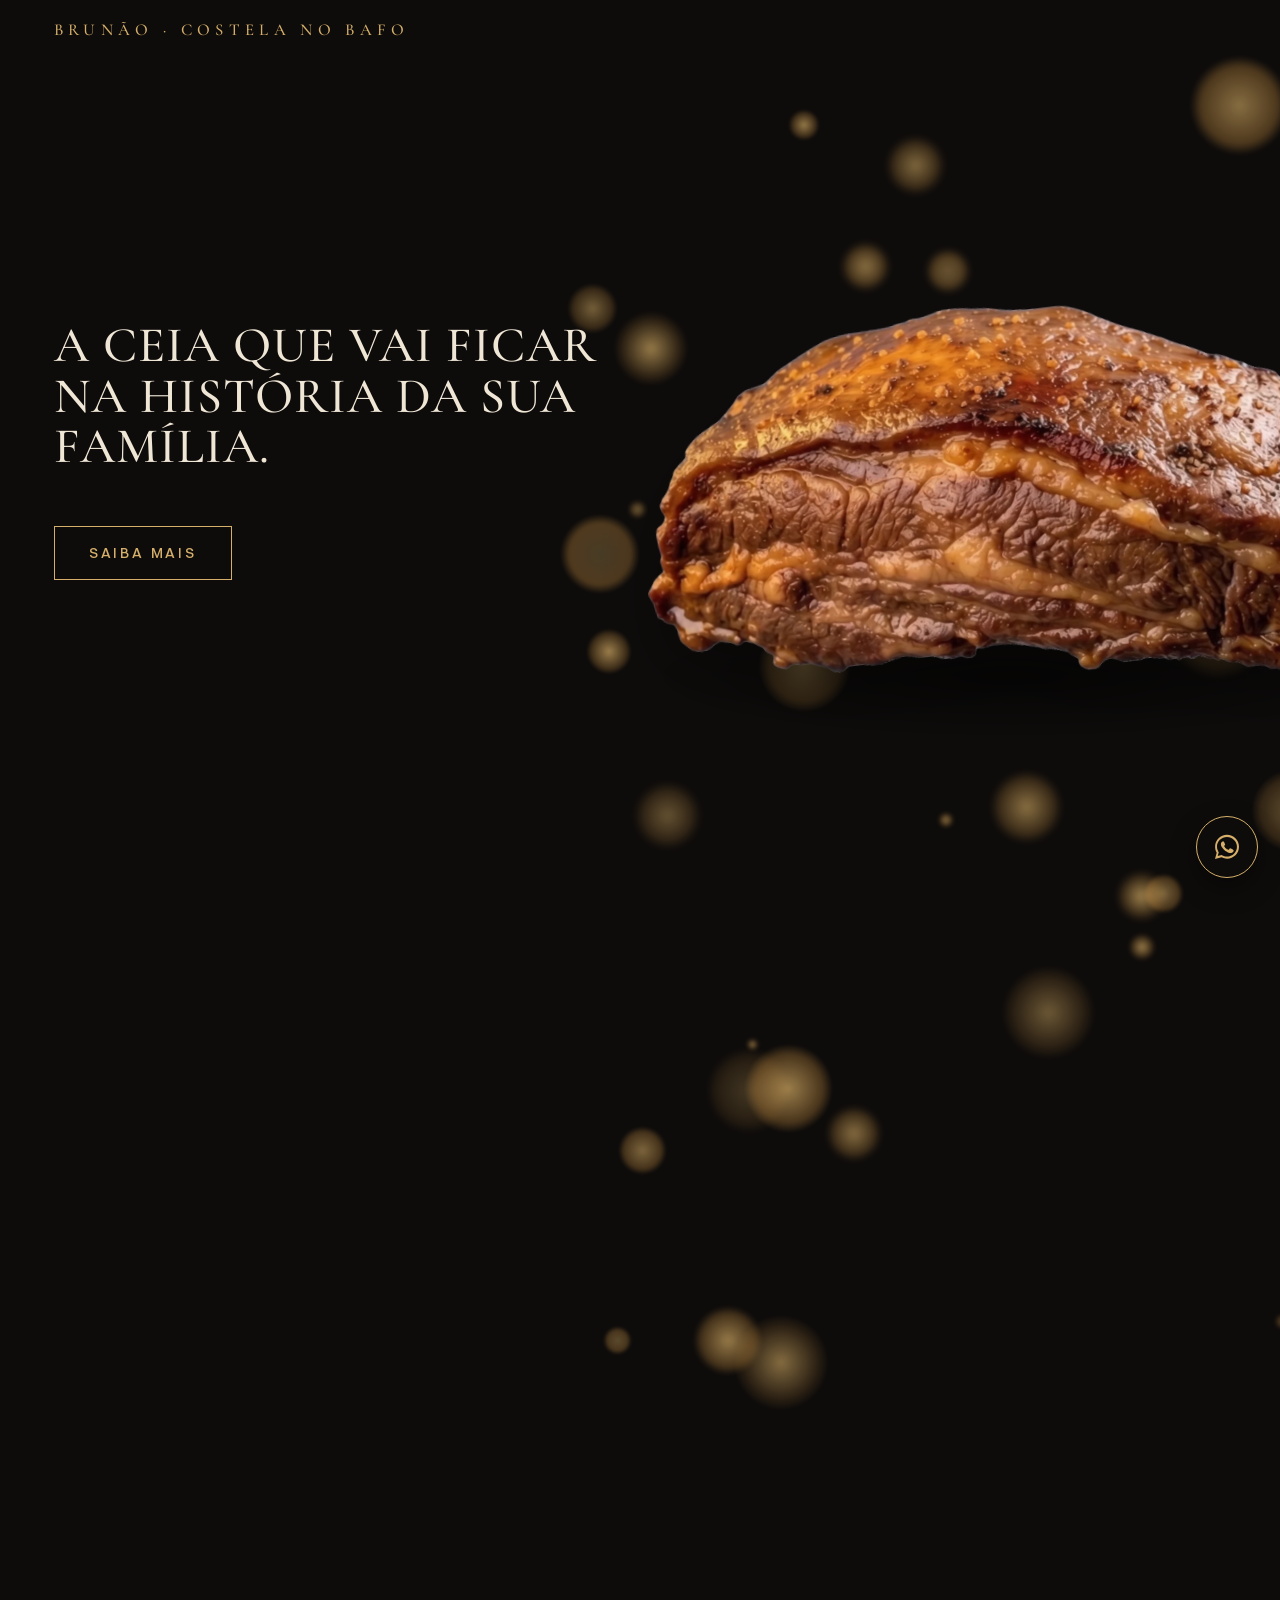
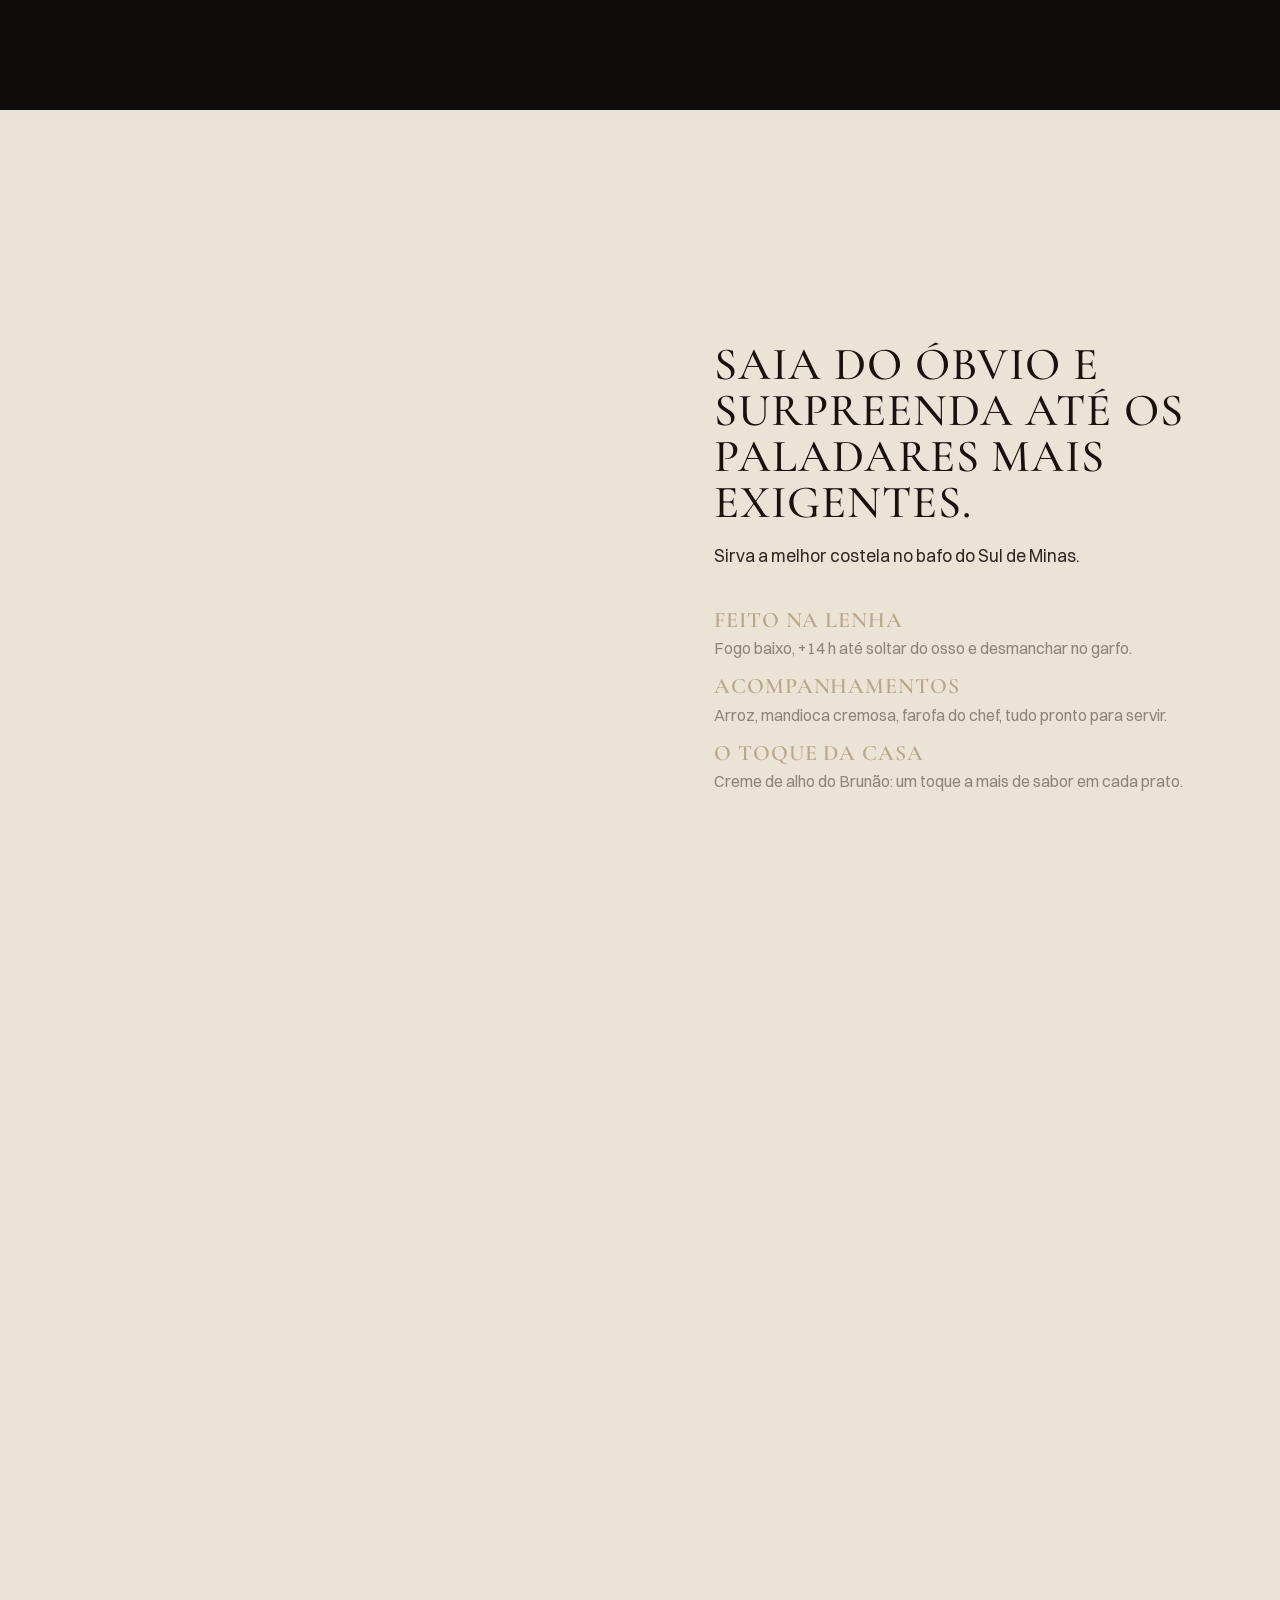
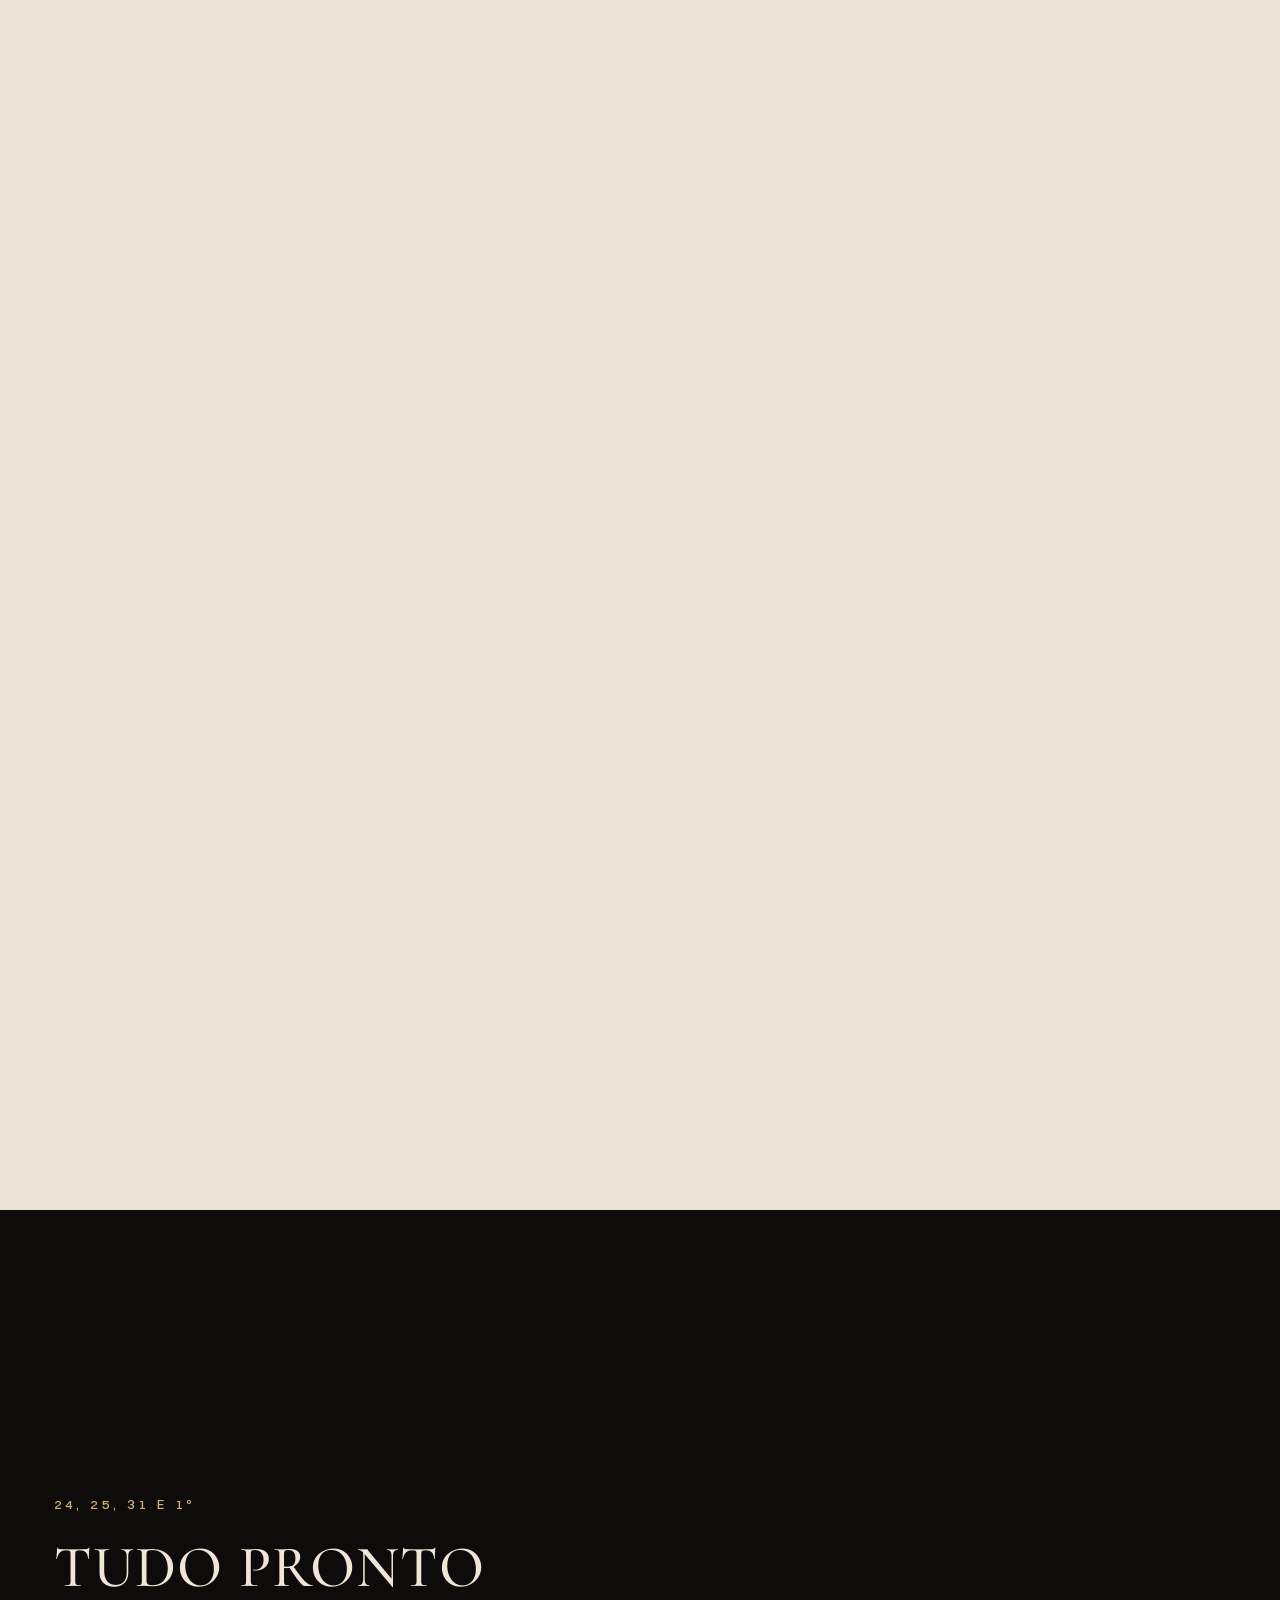
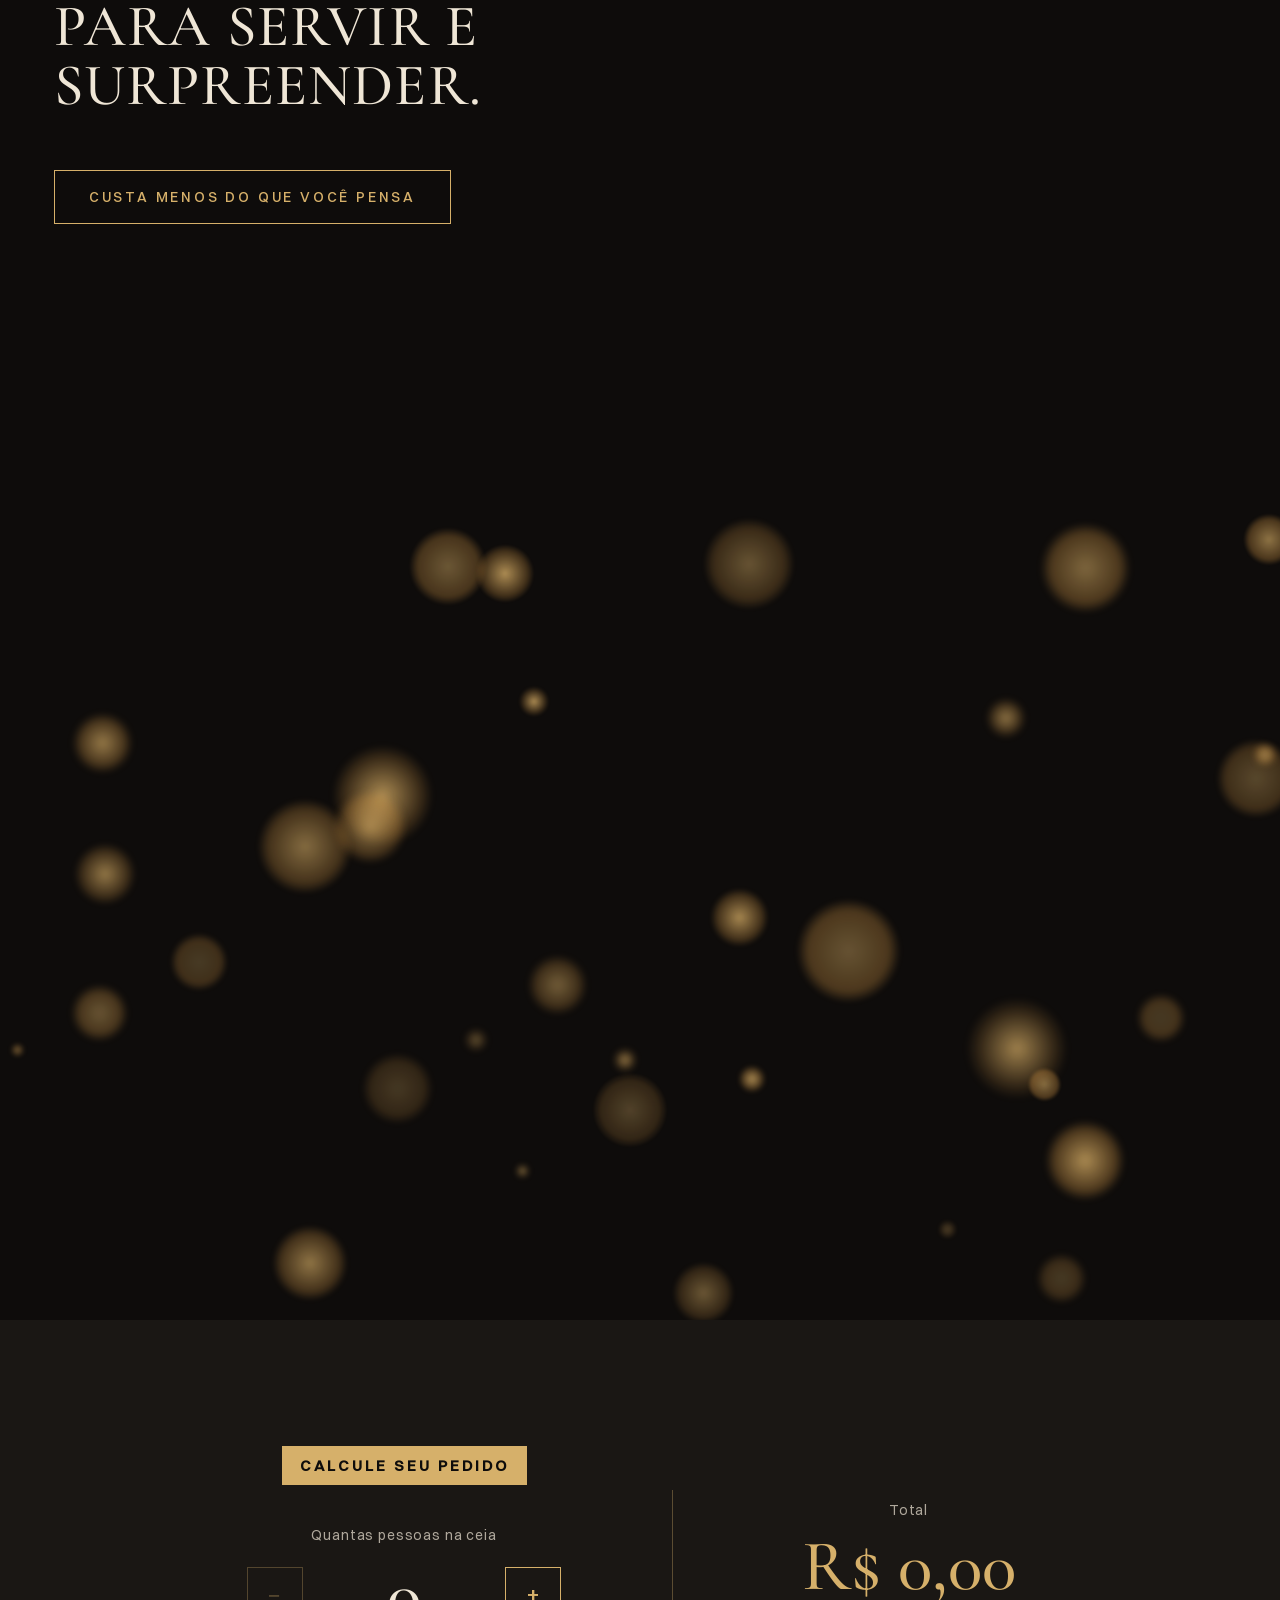
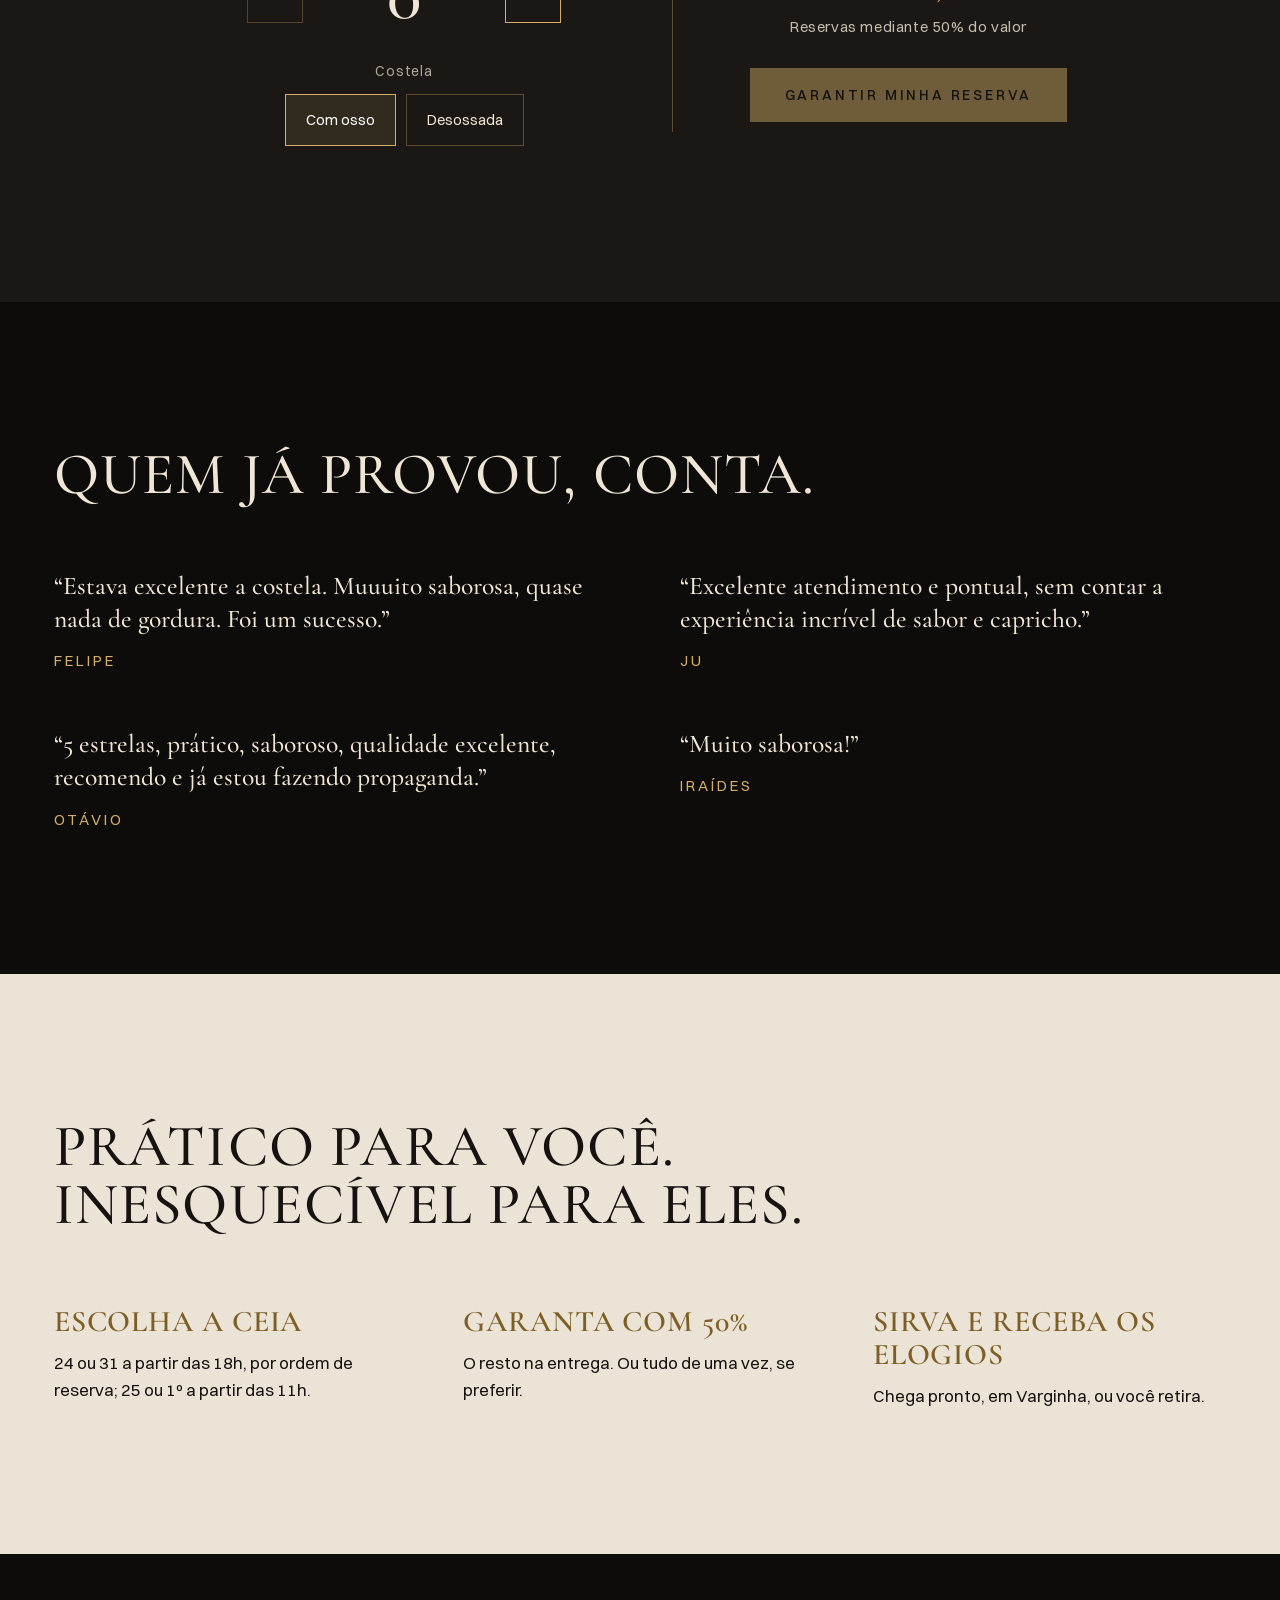
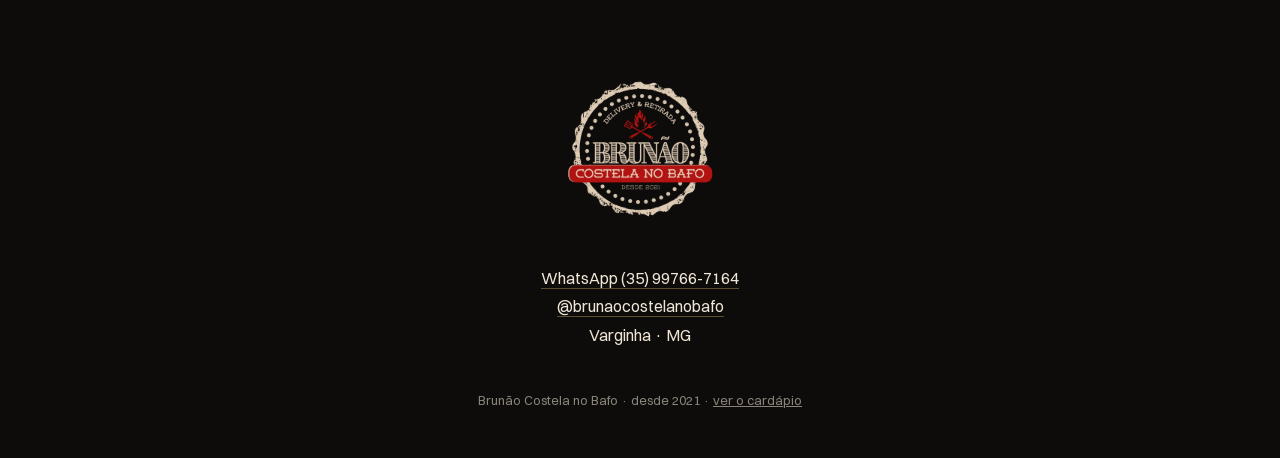
<file: natal/index.html>
<!doctype html>
<html lang="pt-BR" class="sem-js">
<head>
<meta charset="utf-8">
<meta name="viewport" content="width=device-width, initial-scale=1">
<title>Ceia de Natal e Ano Novo · Brunão Costela no Bafo</title>
<meta name="description" content="Costela no bafo, 14 horas na lenha, no centro da sua ceia. Entregas em Varginha em 24, 25, 31/12 e 01/01. Reserve com 50%.">
<meta property="og:title" content="A ceia que vai ficar na história da sua família">
<meta property="og:description" content="Costela no bafo, 14 horas na lenha, pronta para a ceia. Varginha, 24, 25, 31/12 e 01/01.">
<meta property="og:image" content="https://brunaocostelanobafo-oss.github.io/fim-de-ano/img/costela.webp">
<meta name="theme-color" content="#0e0c0b">
<link rel="icon" href="../fim-de-ano/img/logo-escuro.webp">
<link rel="preload" as="image" href="../fim-de-ano/img/costela.webp">
<link rel="stylesheet" href="../fim-de-ano/pagina.css">
<script>
  if (window.top !== window.self) document.documentElement.classList.add("embutida");
  window.PAGINA = { origem: 'natal', encomendas: 'https://brunaocostelanobafo-oss.github.io/', inicio: '2026-12-05T00:00:00', fim: '2026-12-31', pessoasIniciais: 8 };
  !function(f,b,e,v,n,t,s){if(f.fbq)return;n=f.fbq=function(){n.callMethod?n.callMethod.apply(n,arguments):n.queue.push(arguments)};if(!f._fbq)f._fbq=n;n.push=n;n.loaded=!0;n.version='2.0';n.queue=[];t=b.createElement(e);t.async=!0;t.src=v;s=b.getElementsByTagName(e)[0];s.parentNode.insertBefore(t,s)}(window,document,'script','https://connect.facebook.net/en_US/fbevents.js');
  fbq('init','4433696376853064'); if (window.top === window.self) fbq('track','PageView');
</script>
</head>
<body>
<header class="topo">
  <a class="marca" href="https://brunaocostelanobafo-oss.github.io/">Brunão · costela no bafo</a>
</header>

<main>
  <div class="filme">
    <div class="palco" aria-hidden="true">
      <div class="sombra"></div>
      <img data-peca="tabua" src="../fim-de-ano/img/tabua.webp" alt="">
      <img data-peca="costela" src="../fim-de-ano/img/costela.webp" alt="">
      <img data-peca="arroz" src="../fim-de-ano/img/arroz.webp" alt="">
      <img data-peca="mandioca" src="../fim-de-ano/img/mandioca.webp" alt="">
      <img data-peca="farofa" src="../fim-de-ano/img/farofa.webp" alt="">
      <img data-peca="creme" src="../fim-de-ano/img/creme-alho.webp" alt="">
    </div>

    <section class="ato ato1" aria-labelledby="t1">
      <div class="bokeh" data-zona="direita"></div>
      <div class="quadro">
        <div class="tx">
          <h1 id="t1" class="sobe" data-atraso="80">A ceia que vai ficar na história da sua família.</h1>
          <a class="bt sobe" data-atraso="240" href="#ato2" data-rolar>Saiba mais</a>
        </div>
      </div>
    </section>

    <section class="ato ato2 claro" id="ato2" aria-labelledby="t2">
      <div class="quadro">
        <div class="tx">
          <h2 id="t2">Saia do óbvio e surpreenda até os paladares mais exigentes.</h2>
          <p class="apoio">Sirva a melhor costela no bafo do Sul de Minas.</p>
          <div class="tempos">
            <div><b>Feito na lenha</b>Fogo baixo, +14 h até soltar do osso e desmanchar no garfo.</div>
            <div><b>Acompanhamentos</b>Arroz, mandioca cremosa, farofa do chef, tudo pronto para servir.</div>
            <div><b>O toque da casa</b>Creme de alho do Brunão: um toque a mais de sabor em cada prato.</div>
          </div>
        </div>
      </div>
    </section>

    <section class="ato ato3" aria-labelledby="t3">
      <div class="bokeh" data-zona="baixo"></div>
      <div class="quadro">
        <div class="tx">
          <p class="sob">24, 25, 31 e 1º</p>
          <h2 id="t3">Tudo pronto para servir e surpreender.</h2>
          <a class="bt" href="#reserva" data-rolar>Custa menos do que você pensa</a>
        </div>
      </div>
    </section>
  </div>

  <section class="reserva" id="reserva" aria-labelledby="t4">
    <div class="calc-cartao">
      <form id="calc" onsubmit="return false">
        <h2 id="t4" class="selo-calc sobe">Calcule seu pedido</h2>
        <div class="campo sobe" data-atraso="80">
          <span id="rot-pessoas">Quantas pessoas na ceia</span>
          <div class="passo" role="group" aria-labelledby="rot-pessoas">
            <button type="button" id="menos" aria-label="Menos uma pessoa">−</button>
            <output id="pessoas" aria-live="polite">0</output>
            <button type="button" id="mais" aria-label="Mais uma pessoa">+</button>
          </div>
        </div>
        <fieldset class="campo sobe" data-atraso="140">
          <legend>Costela</legend>
          <div class="opcoes">
            <label><input type="radio" name="corte" value="osso" checked><span>Com osso</span></label>
            <label><input type="radio" name="corte" value="desossada"><span>Desossada</span></label>
          </div>
        </fieldset>
      </form>
      <div class="pedido sobe" data-atraso="200">
        <p class="rot">Total</p>
        <p class="total" id="total" aria-live="polite">R$ 0,00</p>
        <p class="sinal">Reservas mediante 50% do valor</p>
        <a class="bt cheio" id="reservar" href="#">Garantir minha reserva</a>
      </div>
    </div>
  </section>

  <section class="prova" aria-labelledby="t5">
    <h2 id="t5" class="sobe">Quem já provou, conta.</h2>
    <div class="falas">
      <blockquote class="sobe">“Estava excelente a costela. Muuuito saborosa, quase nada de gordura. Foi um sucesso.”<footer>Felipe</footer></blockquote>
      <blockquote class="sobe" data-atraso="80">“Excelente atendimento e pontual, sem contar a experiência incrível de sabor e capricho.”<footer>Ju</footer></blockquote>
      <blockquote class="sobe" data-atraso="120">“5 estrelas, prático, saboroso, qualidade excelente, recomendo e já estou fazendo propaganda.”<footer>Otávio</footer></blockquote>
      <blockquote class="sobe" data-atraso="160">“Muito saborosa!”<footer>Iraídes</footer></blockquote>
    </div>
  </section>

  <section class="como" aria-labelledby="t6">
    <h2 id="t6" class="sobe">Prático para você. Inesquecível para eles.</h2>
    <div class="passos">
      <div class="sobe"><b>Escolha a ceia</b><p>24 ou 31 a partir das 18h, por ordem de reserva; 25 ou 1º a partir das 11h.</p></div>
      <div class="sobe" data-atraso="80"><b>Garanta com 50%</b><p>O resto na entrega. Ou tudo de uma vez, se preferir.</p></div>
      <div class="sobe" data-atraso="160"><b>Sirva e receba os elogios</b><p>Chega pronto, em Varginha, ou você retira.</p></div>
    </div>
  </section>
</main>

<footer class="rodape">
  <img src="../fim-de-ano/img/logo-escuro.webp" alt="Brunão Costela no Bafo" width="150" height="150" loading="lazy">
  <p class="contato">
    <a href="https://wa.me/5535997667164?text=Ol%C3%A1!%20Quero%20saber%20da%20ceia%20de%20Natal%20e%20Ano%20Novo." target="_blank" rel="noopener">WhatsApp (35) 99766-7164</a><br>
    <a href="https://instagram.com/brunaocostelanobafo" target="_blank" rel="noopener">@brunaocostelanobafo</a><br>
    Varginha · MG
  </p>
  <p class="legal">Brunão Costela no Bafo · desde 2021 · <a href="https://brunaocostelanobafo-oss.github.io/">ver o cardápio</a></p>
</footer>
<a class="zap" href="https://wa.me/5535997667164?text=Ol%C3%A1!%20Quero%20saber%20da%20ceia%20de%20Natal%20e%20Ano%20Novo." target="_blank" rel="noopener" aria-label="Falar com o Brunão no WhatsApp">
  <svg viewBox="0 0 32 32" width="30" height="30" aria-hidden="true"><path fill="currentColor" d="M16 3C9 3 3.3 8.6 3.3 15.6c0 2.3.6 4.5 1.7 6.4L3.2 28.8l7-1.8c1.8 1 3.8 1.5 5.9 1.5 7 0 12.7-5.7 12.7-12.7S23 3 16 3zm0 23.2c-1.9 0-3.8-.5-5.4-1.5l-.4-.2-4.1 1.1 1.1-4-.3-.4a10.4 10.4 0 0 1-1.6-5.6C5.3 9.8 10.1 5.2 16 5.2s10.6 4.7 10.6 10.5S21.9 26.2 16 26.2zm5.8-7.8c-.3-.2-1.9-.9-2.2-1-.3-.1-.5-.2-.7.2l-1 1.2c-.2.2-.4.2-.7.1-.3-.2-1.3-.5-2.5-1.6-.9-.8-1.5-1.8-1.7-2.1-.2-.3 0-.5.1-.6l.5-.6.3-.5c.1-.2 0-.4 0-.5l-1-2.4c-.3-.6-.5-.5-.7-.5h-.6c-.2 0-.6.1-.9.4-.3.3-1.2 1.1-1.2 2.7s1.2 3.2 1.4 3.4c.2.2 2.4 3.6 5.7 5 .8.4 1.4.6 1.9.7.8.3 1.5.2 2.1.1.6-.1 1.9-.8 2.2-1.5.3-.7.3-1.4.2-1.5-.1-.2-.3-.3-.6-.4z"/></svg>
</a>
<script src="../fim-de-ano/motor25d.js"></script>
</body>
</html>
</file>
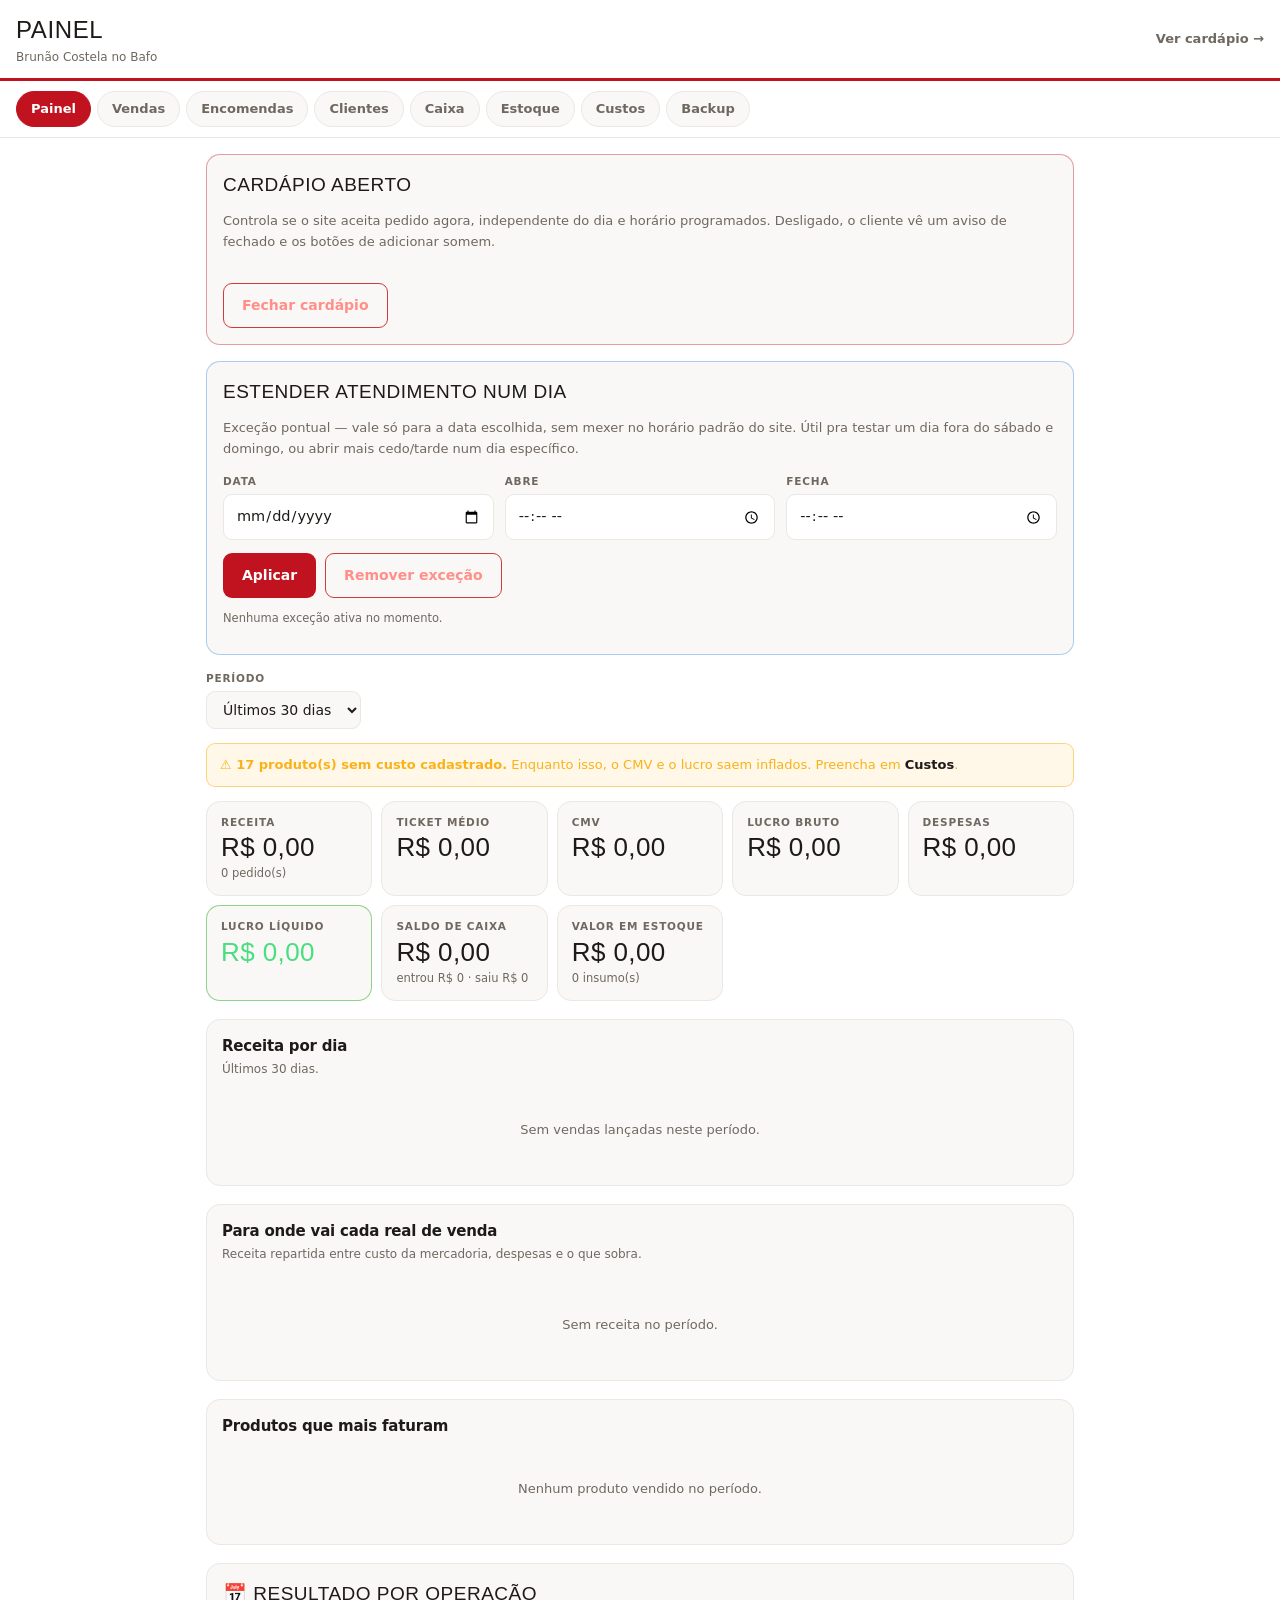
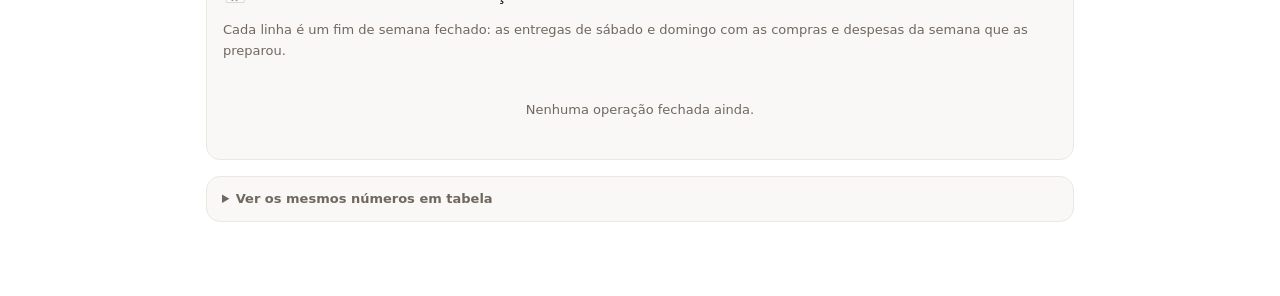
<file: admin.html>
<!DOCTYPE html>
<html lang="pt-BR">
<head>
  <meta charset="UTF-8">
  <meta name="viewport" content="width=device-width, initial-scale=1.0">
  <meta name="robots" content="noindex, nofollow">
  <meta name="theme-color" content="#0d0b0a">
  <title>Painel · Brunão Costela no Bafo</title>
  <link rel="icon" href="data:image/svg+xml,<svg xmlns='http://www.w3.org/2000/svg' viewBox='0 0 100 100'><text y='.9em' font-size='90'>📊</text></svg>">
  <link rel="stylesheet" href="css/styles.css">
  <link rel="stylesheet" href="css/admin.css">
  <link rel="stylesheet" href="css/ticket.css">
</head>
<body class="admin">

  <header class="admin__topo">
    <div class="admin__marca">
      <h1>Painel</h1>
      <p>Brunão Costela no Bafo</p>
    </div>
    <a class="admin__link-cardapio" href="index.html">Ver cardápio →</a>
  </header>

  <p class="aviso-barra" id="aviso-barra" hidden></p>

  <nav class="abas" id="abas" aria-label="Seções do painel">
    <button class="aba aba--ativa" data-aba="painel">Painel</button>
    <button class="aba" data-aba="vendas">Vendas</button>
    <button class="aba" data-aba="encomendas">Encomendas</button>
    <button class="aba" data-aba="clientes">Clientes</button>
    <button class="aba" data-aba="caixa">Caixa</button>
    <button class="aba" data-aba="estoque">Estoque</button>
    <button class="aba" data-aba="custos">Custos</button>
    <button class="aba" data-aba="backup">Backup</button>
  </nav>

  <main class="admin__corpo">

    <!-- ============================ PAINEL ============================ -->
    <section class="secao secao--ativa" id="secao-painel">
      <div class="cartao cartao--status-loja">
        <div class="status-loja">
          <div>
            <h2 class="cartao__titulo">Cardápio <span id="status-loja-texto">—</span></h2>
            <p class="cartao__texto">
              Controla se o site aceita pedido agora, independente do dia e
              horário programados. Desligado, o cliente vê um aviso de
              fechado e os botões de adicionar somem.
            </p>
          </div>
          <button type="button" class="botao botao--principal" id="btn-status-loja" disabled>
            Carregando…
          </button>
        </div>
      </div>

      <div class="cartao cartao--horario-extra">
        <h2 class="cartao__titulo">Estender atendimento num dia</h2>
        <p class="cartao__texto">
          Exceção pontual — vale só para a data escolhida, sem mexer no
          horário padrão do site. Útil pra testar um dia fora do sábado e
          domingo, ou abrir mais cedo/tarde num dia específico.
        </p>
        <div class="horario-extra-campos">
          <label class="campo-adm">
            <span>Data</span>
            <input type="date" id="horario-extra-data">
          </label>
          <label class="campo-adm">
            <span>Abre</span>
            <input type="time" id="horario-extra-abre">
          </label>
          <label class="campo-adm">
            <span>Fecha</span>
            <input type="time" id="horario-extra-fecha">
          </label>
        </div>
        <div class="botoes-linha">
          <button type="button" class="botao botao--principal" id="btn-aplicar-horario-extra">
            Aplicar
          </button>
          <button type="button" class="botao botao--perigo" id="btn-remover-horario-extra">
            Remover exceção
          </button>
        </div>
        <p class="dica" id="horario-extra-status"></p>
      </div>

      <div class="filtros">
        <label class="filtro">
          <span>Período</span>
          <select id="filtro-periodo">
            <option value="hoje">Hoje</option>
            <option value="7">Últimos 7 dias</option>
            <option value="30" selected>Últimos 30 dias</option>
            <option value="90">Últimos 90 dias</option>
            <option value="tudo">Tudo</option>
          </select>
        </label>
      </div>

      <div class="alertas" id="alertas"></div>

      <div class="tiles" id="tiles"></div>

      <figure class="grafico">
        <figcaption>
          <h2>Receita por dia</h2>
          <p id="legenda-receita"></p>
        </figcaption>
        <div class="grafico__area" id="gr-receita"></div>
      </figure>

      <figure class="grafico">
        <figcaption>
          <h2>Para onde vai cada real de venda</h2>
          <p>Receita repartida entre custo da mercadoria, despesas e o que sobra.</p>
        </figcaption>
        <div class="grafico__legenda" id="leg-composicao"></div>
        <div class="grafico__area grafico__area--baixa" id="gr-composicao"></div>
      </figure>

      <figure class="grafico">
        <figcaption>
          <h2>Produtos que mais faturam</h2>
          <p id="legenda-produtos"></p>
        </figcaption>
        <div class="grafico__area" id="gr-produtos"></div>
      </figure>

      <section class="cartao">
        <h2 class="cartao__titulo">📅 Resultado por operação</h2>
        <p class="cartao__texto">
          Cada linha é um fim de semana fechado: as entregas de sábado e domingo
          com as compras e despesas da semana que as preparou.
        </p>
        <div id="por-operacao"></div>
      </section>

      <details class="tabela-alternativa">
        <summary>Ver os mesmos números em tabela</summary>
        <div id="tabela-painel"></div>
      </details>
    </section>

    <!-- ============================ VENDAS ============================ -->
    <section class="secao" id="secao-vendas">
      <div class="cartao cartao--relatorio">
        <h2 class="cartao__titulo">📄 Relatório de vendas</h2>
        <p class="cartao__texto">
          Uma linha por produto vendido, para abrir no Excel ou no Google Sheets.
          O período filtra pela <strong>data de entrega</strong> — a mesma lógica
          do "Resultado por operação": o que essa semana vai entregar.
        </p>
        <div class="relatorio-datas">
          <label class="campo-adm">
            <span>De</span>
            <input type="date" id="relatorio-de">
          </label>
          <label class="campo-adm">
            <span>Até</span>
            <input type="date" id="relatorio-ate">
          </label>
        </div>
        <div class="botoes-linha">
          <button type="button" class="botao botao--principal" id="btn-baixar-relatorio">
            Baixar CSV
          </button>
        </div>
        <p class="dica relatorio-resumo" id="relatorio-resumo"></p>
      </div>

      <div class="cartao cartao--sincronizar">
        <h2 class="cartao__titulo">💳 Vendas pagas pelo site</h2>
        <p class="cartao__texto">
          Puxa da planilha os pedidos que o cliente já pagou pela InfinitePay.
          Só entram os confirmados, e o mesmo pedido nunca entra duas vezes.
        </p>

        <details class="config-integracao" id="config-integracao">
          <summary>Configurar conexão</summary>
          <label class="campo-adm">
            <span>URL do Apps Script</span>
            <input type="text" id="sinc-url" placeholder="https://script.google.com/macros/s/.../exec">
          </label>
          <label class="campo-adm">
            <span>Token do painel</span>
            <input type="password" id="sinc-token" placeholder="a senha que você definiu no script">
          </label>
          <p class="dica">
            Fica guardado só neste aparelho. Nunca é enviado para o site nem
            aparece no código publicado.
          </p>
          <button type="button" class="botao botao--secundario" id="btn-salvar-integracao">Salvar</button>
        </details>

        <div class="botoes-linha">
          <button type="button" class="botao botao--principal" id="btn-sincronizar">Puxar vendas pagas</button>
        </div>
        <div id="resultado-sinc"></div>
      </div>

      <div class="cartao cartao--colar">
        <h2 class="cartao__titulo">📋 Colar pedido do WhatsApp</h2>
        <p class="cartao__texto">
          Abra a conversa, segure o dedo na mensagem do pedido, toque em <strong>Copiar</strong>
          e cole aqui. O painel lê tudo e preenche o formulário abaixo — você só confere e confirma.
        </p>
        <textarea id="colar-pedido" class="colar__campo" rows="5"
                  placeholder="Cole aqui a mensagem que chegou no WhatsApp…"></textarea>
        <div class="botoes-linha">
          <button type="button" class="botao botao--principal" id="btn-ler-pedido">Ler pedido</button>
          <button type="button" class="botao botao--secundario" id="btn-limpar-colar">Limpar</button>
        </div>
        <div id="resultado-colar"></div>
      </div>

      <form class="cartao form-grade" id="form-venda">
        <h2 class="cartao__titulo">Lançar venda</h2>

        <div class="editando" id="editando-venda" hidden></div>

        <label class="campo-adm">
          <span>Data do pedido</span>
          <input type="date" name="data" required>
        </label>

        <label class="campo-adm">
          <span>Cliente</span>
          <input type="search" id="venda-cliente-busca" placeholder="Buscar por nome ou WhatsApp…" autocomplete="off">
          <select name="clienteId" id="venda-cliente"></select>
        </label>

        <label class="campo-adm">
          <span>Data da entrega</span>
          <input type="date" name="dataEntrega">
        </label>

        <label class="campo-adm">
          <span>Horário agendado <span class="campo__opcional">(opcional)</span></span>
          <input type="text" name="horaAgendada" placeholder="Ex.: 12:30">
        </label>

        <label class="campo-adm campo-adm--largo">
          <span>Retirada</span>
          <label class="marcar">
            <input type="checkbox" name="retirada">
            <span>O cliente retira no local (não vai para a rota)</span>
          </label>
        </label>

        <div class="itens-venda" id="itens-venda"></div>

        <label class="campo-adm">
          <span>Taxa de entrega (R$)</span>
          <input type="text" name="taxaEntrega" inputmode="decimal" placeholder="0,00">
        </label>

        <label class="campo-adm">
          <span>Desconto (R$)</span>
          <input type="text" name="desconto" inputmode="decimal" placeholder="0,00">
        </label>

        <label class="campo-adm">
          <span>Pagamento</span>
          <select name="pagamento">
            <option>Pix</option>
            <option>Dinheiro</option>
            <option>Cartão de crédito</option>
            <option>Cartão de débito</option>
          </select>
        </label>

        <label class="campo-adm">
          <span>Situação</span>
          <select name="situacao" id="select-situacao">
            <option value="pago">Já está pago</option>
            <option value="receber">A receber na entrega</option>
          </select>
        </label>

        <label class="campo-adm">
          <span>Quem pagou <span class="campo__opcional">(se for outra pessoa)</span></span>
          <input type="text" name="pagador" placeholder="Nome que aparece no extrato">
        </label>

        <label class="campo-adm">
          <span>Observações</span>
          <input type="text" name="obs" placeholder="Opcional">
        </label>

        <div class="form-rodape">
          <strong id="venda-total">Total: R$ 0,00</strong>
          <button type="submit" class="botao botao--principal" id="botao-lancar">Lançar venda</button>
        </div>
        <p class="erro-adm" id="erro-venda" hidden></p>
      </form>

      <div class="cartao">
        <h2 class="cartao__titulo">🖨 Expedição do dia</h2>
        <p class="cartao__texto">
          Imprime de uma vez os tickets de todos os pedidos de uma data,
          na ordem em que foram lançados. Papel térmico 80mm.
        </p>
        <div class="expedicao">
          <label class="campo-adm">
            <span>Data</span>
            <input type="date" id="data-expedicao">
          </label>
          <button type="button" class="botao botao--principal" id="btn-imprimir-dia">
            Imprimir tickets do dia
          </button>
        </div>
      </div>

      <div class="cartao">
        <h2 class="cartao__titulo">Vendas lançadas</h2>
        <p class="cartao__texto">Use o 🖨 para imprimir o ticket de um pedido só.</p>
        <div id="lista-vendas"></div>
      </div>
    </section>

    <!-- ========================== ENCOMENDAS ========================== -->
    <section class="secao" id="secao-encomendas">
      <div class="cartao">
        <h2 class="cartao__titulo">📦 Encomendas de fim de ano</h2>
        <p class="cartao__texto">
          Espaço separado das vendas do delivery: pedidos com data marcada
          (Natal e Confraternizações), com sinal, restante a receber e kg por
          dia de entrega. Eles <strong>não entram</strong> em Vendas nem no
          faturamento do Painel.
        </p>
        <div class="enc-abertura" id="enc-aberturas"></div>
        <div class="enc-filtros">
          <label>Mostrar
            <select id="enc-filtro-tipo">
              <option value="todos">Natal e Confraternizações</option>
              <option value="natal">Só Natal</option>
              <option value="confraternizacao">Só Confraternizações</option>
            </select>
          </label>
          <label>Situação
            <select id="enc-filtro-situacao">
              <option value="todas">Todas</option>
              <option value="receber">Com restante a receber</option>
              <option value="entregar">Ainda não entregues</option>
              <option value="aguardando">Aguardando pagamento</option>
            </select>
          </label>
          <button type="button" class="botao" id="btn-enc-atualizar">↻ Atualizar</button>
        </div>
        <p class="cartao__texto" id="enc-aviso"></p>
      </div>
      <details class="cartao enc-manual" id="enc-manual">
        <summary class="cartao__titulo">➕ Lançar encomenda manualmente</summary>
        <p class="cartao__texto">
          Para pedidos combinados por fora (WhatsApp, Pix direto, dinheiro). Assim
          como no site, <strong>só entra com pagamento</strong>: informe o valor já
          recebido (sinal ou total).
        </p>
        <form id="form-enc-manual" class="form-enc-manual" novalidate>
          <div class="campo-linha">
            <label class="campo"><span class="campo__label">Campanha</span>
              <select id="enc-m-tipo">
                <option value="natal">Natal e Ano Novo</option>
                <option value="confraternizacao">Confraternizações</option>
              </select>
            </label>
            <label class="campo"><span class="campo__label">Data da entrega/retirada</span>
              <input type="date" id="enc-m-data">
            </label>
            <label class="campo"><span class="campo__label">Horário</span>
              <input type="text" id="enc-m-horario" placeholder="ex.: a partir das 18h">
            </label>
          </div>
          <div class="campo-linha">
            <label class="campo"><span class="campo__label">Cliente</span>
              <input type="text" id="enc-m-cliente" autocomplete="off">
            </label>
            <label class="campo"><span class="campo__label">WhatsApp</span>
              <input type="tel" id="enc-m-telefone" inputmode="tel" placeholder="(35) 9xxxx-xxxx">
            </label>
          </div>
          <fieldset class="campo campo--opcoes">
            <legend class="campo__label">Como recebe?</legend>
            <label class="opcao"><input type="radio" name="enc-m-via" value="entrega" checked><span>Entrega</span></label>
            <label class="opcao"><input type="radio" name="enc-m-via" value="retirada"><span>Retirada</span></label>
          </fieldset>
          <label class="campo" id="enc-m-campo-endereco"><span class="campo__label">Endereço</span>
            <input type="text" id="enc-m-endereco" placeholder="Rua, número, bairro">
          </label>
          <div class="campo-linha">
            <label class="campo"><span class="campo__label">Item</span>
              <select id="enc-m-item"></select>
            </label>
            <label class="campo"><span class="campo__label">Qtd</span>
              <input type="number" id="enc-m-qtd" min="1" value="1" inputmode="numeric">
            </label>
            <button type="button" class="botao" id="btn-enc-m-add">+ Adicionar</button>
          </div>
          <ul class="enc-m-itens" id="enc-m-itens"></ul>
          <label class="opcao"><input type="checkbox" id="enc-m-taxa"><span id="enc-m-taxa-texto">Cobrar taxa de entrega</span></label>
          <p class="cartao__texto"><strong id="enc-m-total">Total: R$ 0,00</strong></p>
          <div class="campo-linha">
            <label class="campo"><span class="campo__label">Valor já recebido (R$)</span>
              <input type="text" id="enc-m-pago" inputmode="decimal" placeholder="0,00">
            </label>
            <button type="button" class="botao" id="btn-enc-m-50">50% do total</button>
            <button type="button" class="botao" id="btn-enc-m-100">100% do total</button>
          </div>
          <div class="campo-linha">
            <label class="campo"><span class="campo__label">Forma de pagamento</span>
              <select id="enc-m-forma">
                <option>Pix</option><option>Dinheiro</option><option>Cartão de crédito</option><option>Cartão de débito</option><option>Outro</option>
              </select>
            </label>
          </div>
          <label class="campo"><span class="campo__label">Observações <span class="campo__opcional">(opcional)</span></span>
            <textarea id="enc-m-obs" rows="2"></textarea>
          </label>
          <p class="erro-form" id="enc-m-erro" hidden></p>
          <button type="submit" class="botao botao--principal" id="btn-enc-m-salvar">Lançar encomenda</button>
        </form>
      </details>
      <div class="tiles" id="enc-tiles"></div>
      <div id="enc-lista"></div>
    </section>

    <!-- =========================== CLIENTES =========================== -->
    <section class="secao" id="secao-clientes">
      <form class="cartao form-grade" id="form-cliente">
        <h2 class="cartao__titulo" id="titulo-cliente">Cadastrar cliente</h2>

        <div class="editando" id="editando-cliente" hidden></div>

        <label class="campo-adm">
          <span>Nome</span>
          <input type="text" name="nome" required placeholder="Nome do cliente">
        </label>

        <label class="campo-adm">
          <span>WhatsApp</span>
          <input type="text" name="whatsapp" inputmode="tel" placeholder="(35) 99999-9999">
        </label>

        <label class="campo-adm campo-adm--largo">
          <span>Endereço</span>
          <input type="text" name="endereco" placeholder="Rua, número, bairro e referência">
        </label>

        <label class="campo-adm campo-adm--largo">
          <span>Observações</span>
          <input type="text" name="obs" placeholder="Preferências, portaria, cachorro no portão…">
        </label>

        <div class="form-rodape">
          <span class="dica">O WhatsApp identifica o cliente e evita cadastro repetido.</span>
          <button type="submit" class="botao botao--principal" id="botao-cadastrar-cliente">Cadastrar</button>
        </div>
        <p class="erro-adm" id="erro-cliente" hidden></p>
      </form>

      <div class="cartao">
        <h2 class="cartao__titulo">Clientes</h2>
        <input type="search" class="busca" id="busca-cliente" placeholder="Buscar por nome, WhatsApp ou endereço…">
        <div id="lista-clientes"></div>
      </div>
    </section>

    <!-- ============================ CAIXA ============================ -->
    <section class="secao" id="secao-caixa">
      <form class="cartao form-grade" id="form-lancamento">
        <h2 class="cartao__titulo">Lançar movimento de caixa</h2>

        <label class="campo-adm">
          <span>Data</span>
          <input type="date" name="data" required>
        </label>

        <label class="campo-adm">
          <span>Tipo</span>
          <select name="tipo" id="lanc-tipo">
            <option value="saida">Saída (dinheiro saiu)</option>
            <option value="entrada">Entrada (dinheiro entrou)</option>
          </select>
        </label>

        <label class="campo-adm">
          <span>Categoria</span>
          <select name="categoria" id="lanc-categoria"></select>
        </label>

        <label class="campo-adm">
          <span>Valor (R$)</span>
          <input type="text" name="valor" inputmode="decimal" required placeholder="0,00">
        </label>

        <label class="campo-adm campo-adm--largo">
          <span>Descrição</span>
          <input type="text" name="descricao" placeholder="Ex.: 40kg de costela no frigorífico">
        </label>

        <div class="form-rodape">
          <span class="dica" id="dica-categoria"></span>
          <button type="submit" class="botao botao--principal">Lançar</button>
        </div>
        <p class="erro-adm" id="erro-lancamento" hidden></p>
      </form>

      <div class="cartao">
        <h2 class="cartao__titulo">Movimentos</h2>
        <div id="lista-lancamentos"></div>
      </div>
    </section>

    <!-- =========================== ESTOQUE =========================== -->
    <section class="secao" id="secao-estoque">
      <form class="cartao form-grade" id="form-insumo">
        <h2 class="cartao__titulo">Cadastrar insumo</h2>

        <label class="campo-adm">
          <span>Nome</span>
          <input type="text" name="nome" required placeholder="Ex.: Costela bovina">
        </label>

        <label class="campo-adm">
          <span>Unidade</span>
          <select name="unidade">
            <option>kg</option><option>g</option><option>un</option>
            <option>L</option><option>ml</option><option>pct</option>
          </select>
        </label>

        <label class="campo-adm">
          <span>Custo por unidade (R$)</span>
          <input type="text" name="custoUnitario" inputmode="decimal" placeholder="0,00">
        </label>

        <label class="campo-adm">
          <span>Estoque mínimo</span>
          <input type="text" name="minimo" inputmode="decimal" placeholder="0">
        </label>

        <div class="form-rodape">
          <span class="dica">Abaixo do mínimo, o painel avisa que precisa repor.</span>
          <button type="submit" class="botao botao--principal">Cadastrar</button>
        </div>
        <p class="erro-adm" id="erro-insumo" hidden></p>
      </form>

      <div class="cartao">
        <h2 class="cartao__titulo">Insumos em estoque</h2>
        <div id="lista-insumos"></div>
      </div>
    </section>

    <!-- ============================ CUSTOS ============================ -->
    <section class="secao" id="secao-custos">
      <div class="cartao cartao--esgotados">
        <h2 class="cartao__titulo">🚫 Esgotado hoje</h2>
        <p class="cartao__texto">
          Marque o que acabou. O item continua aparecendo no cardápio, mas
          <strong>sem o botão de adicionar</strong> — e sai do carrinho de quem
          já tinha colocado. Desmarque quando repuser.
        </p>
        <div id="lista-esgotados"></div>
        <div class="botoes-linha">
          <button type="button" class="botao botao--principal" id="btn-salvar-esgotados">
            Aplicar no cardápio
          </button>
        </div>
        <div id="resultado-esgotados"></div>
      </div>

      <div class="cartao">
        <h2 class="cartao__titulo">Rendimento da carne</h2>
        <p class="cartao__texto">
          Carne perde peso ao assar. Este número diz quanto de carne crua é
          preciso para entregar <strong>1kg pronto</strong> — e vale para
          qualquer corte. É ele que faz o custo e a baixa de estoque saírem
          certos sem você refazer conta.
        </p>
        <div class="rendimento">
          <span>1 kg pronto consome</span>
          <input type="text" id="campo-rendimento" inputmode="decimal">
          <span>kg de carne crua</span>
        </div>
      </div>

      <div class="cartao">
        <h2 class="cartao__titulo">Ficha técnica dos produtos</h2>
        <p class="cartao__texto">
          Monte o que entra em cada produto e o custo passa a ser
          <strong>calculado</strong>, não digitado. Quando o preço da carne
          mudar, basta lançar a compra nova — todas as margens se ajustam
          sozinhas. A cada venda, os insumos da ficha saem do estoque.
        </p>
        <p class="cartao__texto" id="aviso-sem-insumo" hidden>
          ⚠ Cadastre seus insumos na aba <strong>Estoque</strong> antes de montar as fichas.
        </p>
        <div id="lista-custos"></div>
      </div>
    </section>

    <!-- ============================ BACKUP ============================ -->
    <section class="secao" id="secao-backup">
      <div class="cartao">
        <h2 class="cartao__titulo">Backup dos dados</h2>
        <p class="cartao__texto">
          Tudo que você lança fica guardado <strong>neste navegador, neste
          aparelho</strong>. Não existe servidor. Se limpar os dados do navegador,
          trocar de celular ou usar aba anônima, os lançamentos somem.
          <strong>Exporte com frequência.</strong>
        </p>
        <div class="botoes-linha">
          <button class="botao botao--principal" id="btn-exportar">Baixar backup</button>
          <label class="botao botao--secundario">
            Restaurar backup
            <input type="file" id="btn-importar" accept="application/json,.json" hidden>
          </label>
        </div>
        <p class="aviso-perigo">
          Restaurar substitui tudo que está aqui pelo conteúdo do arquivo.
        </p>
        <hr class="divisor">
        <button class="botao botao--perigo" id="btn-apagar">Apagar todos os dados</button>
      </div>

      <div class="cartao">
        <h2 class="cartao__titulo">Como as contas são feitas</h2>
        <dl class="explicacao">
          <dt>Receita</dt>
          <dd>Soma das vendas do período, já com taxa de entrega e menos descontos.</dd>
          <dt>CMV (Custo da Mercadoria Vendida)</dt>
          <dd>Custo dos produtos que saíram, usando o custo cadastrado em <em>Custos</em>.</dd>
          <dt>Lucro bruto</dt>
          <dd>Receita − CMV. O que sobra antes das despesas do negócio.</dd>
          <dt>Despesas operacionais</dt>
          <dd>Saídas de caixa que não são compra de mercadoria: gás, embalagem, marketing, aluguel.</dd>
          <dt>Consumo próprio e cortesias</dt>
          <dd>
            O que saiu do estoque sem virar venda — o que a casa comeu, o que
            foi dado de presente. O dinheiro já saiu na compra, então não conta
            de novo no caixa; mas é custo, e por isso desconta do lucro.
          </dd>
          <dt>Lucro líquido</dt>
          <dd>Lucro bruto − despesas operacionais − consumo próprio. O que realmente sobra.</dd>
          <dt>Por que compra de mercadoria não é despesa aqui</dt>
          <dd>
            Ela sai do caixa na hora da compra, mas só vira custo no resultado quando
            o produto é vendido — pelo CMV. Contar nos dois lugares dobraria o custo
            e faria o lucro parecer menor do que é.
          </dd>
        </dl>
      </div>
    </section>

  </main>

  <!-- Ticket de expedição. Fica fora da tela e só aparece na impressão. -->
  <div class="ticket" id="ticket" aria-hidden="true"></div>

  <script src="js/menu-data.js"></script>
  <script src="js/admin-store.js"></script>
  <script src="js/admin.js"></script>
</body>
</html>
</file>
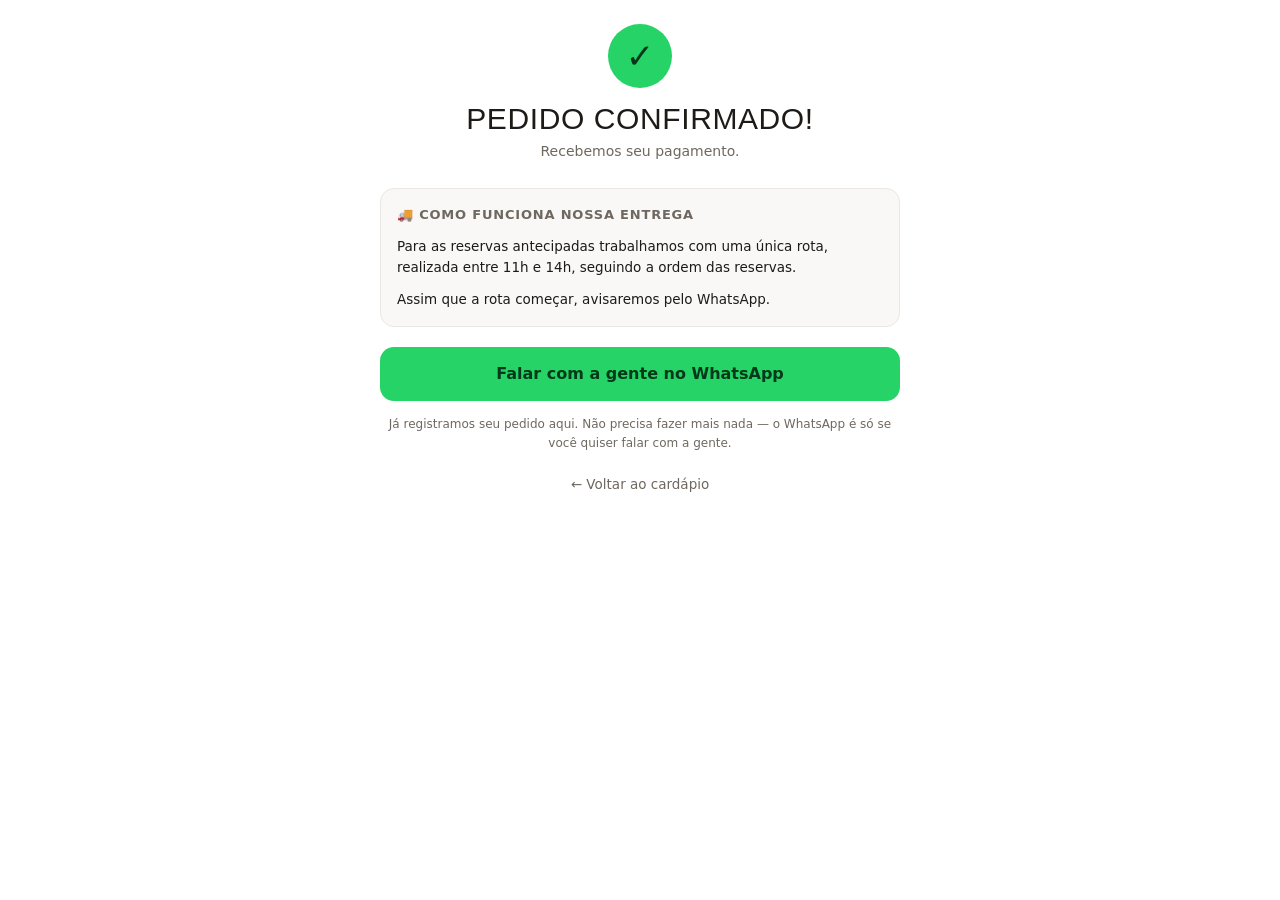
<file: pago.html>
<!DOCTYPE html>
<html lang="pt-BR">
<head>
  <meta charset="UTF-8">
  <meta name="viewport" content="width=device-width, initial-scale=1.0">
  <meta name="robots" content="noindex">
  <meta name="theme-color" content="#ffffff">
  <title>Pedido confirmado · Brunão Costela no Bafo</title>
  <link rel="icon" href="data:image/svg+xml,<svg xmlns='http://www.w3.org/2000/svg' viewBox='0 0 100 100'><text y='.9em' font-size='90'>🔥</text></svg>">
  <link rel="stylesheet" href="css/styles.css">
  <link rel="stylesheet" href="css/pago.css">

  <!-- Meta Pixel -->
  <script>
    !function(f,b,e,v,n,t,s)
    {if(f.fbq)return;n=f.fbq=function(){n.callMethod?
    n.callMethod.apply(n,arguments):n.queue.push(arguments)};
    if(!f._fbq)f._fbq=n;n.push=n;n.loaded=!0;n.version='2.0';
    n.queue=[];t=b.createElement(e);t.async=!0;
    t.src=v;s=b.getElementsByTagName(e)[0];
    s.parentNode.insertBefore(t,s)}(window, document,'script',
    'https://connect.facebook.net/en_US/fbevents.js');
    fbq('init', '4433696376853064');
    fbq('track', 'PageView');
  </script>
  <noscript><img height="1" width="1" style="display:none"
    src="https://www.facebook.com/tr?id=4433696376853064&ev=PageView&noscript=1"
  /></noscript>
  <!-- Fim Meta Pixel -->
</head>
<body class="pago">

  <main class="pago__caixa">

    <div class="pago__selo">
      <span class="pago__check">✓</span>
      <h1 class="pago__titulo">Pedido confirmado!</h1>
      <p class="pago__sub" id="pago-sub">Recebemos seu pagamento.</p>
    </div>

    <section class="pago__bloco" id="bloco-pedido" hidden>
      <h2 class="pago__h2">Seu pedido</h2>
      <ul class="pago__itens" id="pago-itens"></ul>
      <p class="pago__total" id="pago-total"></p>
    </section>

    <section class="pago__bloco pago__bloco--data" id="bloco-entrega" hidden>
      <h2 class="pago__h2" id="entrega-titulo">Entrega agendada</h2>
      <p class="pago__data" id="pago-data"></p>
      <p class="pago__endereco" id="pago-endereco"></p>
    </section>

    <section class="pago__bloco">
      <h2 class="pago__h2">🚚 Como funciona nossa entrega</h2>
      <div id="pago-instrucoes"></div>
      <p class="pago__nota" id="pago-agendado" hidden></p>
    </section>

    <a class="pago__zap" id="pago-zap" target="_blank" rel="noopener">
      Falar com a gente no WhatsApp
    </a>

    <p class="pago__aviso" id="pago-recibo-linha" hidden>
      <a id="pago-recibo" target="_blank" rel="noopener">Ver comprovante de pagamento</a>
    </p>

    <p class="pago__aviso">
      Já registramos seu pedido aqui. Não precisa fazer mais nada —
      o WhatsApp é só se você quiser falar com a gente.
    </p>

    <a class="pago__voltar" href="index.html">← Voltar ao cardápio</a>
  </main>

  <script src="js/menu-data.js"></script>
  <script src="js/pago.js"></script>
</body>
</html>
</file>
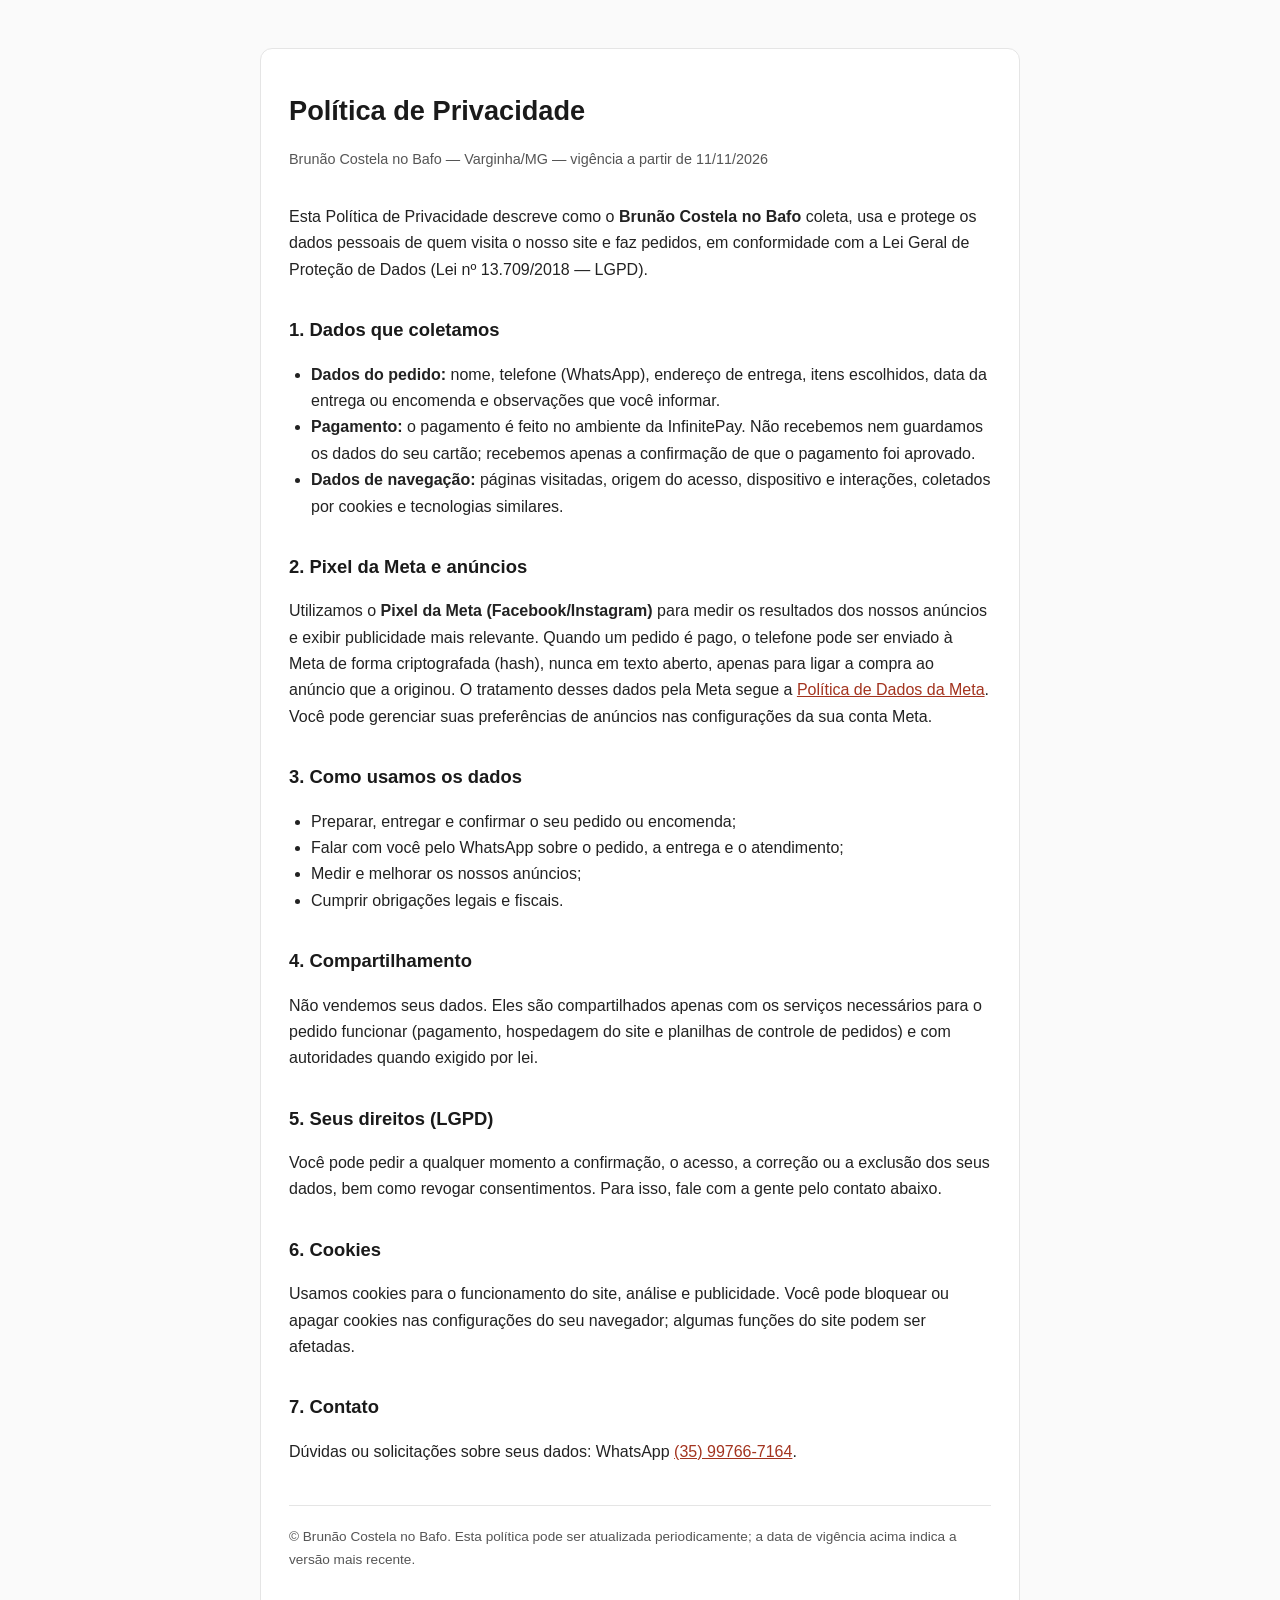
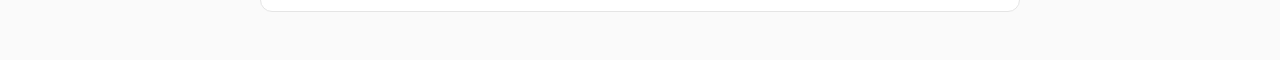
<file: privacidade.html>
<!DOCTYPE html>
<html lang="pt-BR">
<head>
  <meta charset="UTF-8" />
  <meta name="viewport" content="width=device-width, initial-scale=1.0" />
  <meta name="robots" content="noindex" />
  <title>Política de Privacidade — Brunão Costela no Bafo</title>
  <style>
    :root { --ink:#1a1a1a; --muted:#555; --line:#e5e5e5; --bg:#fafafa; --link:#a3341f; }
    * { box-sizing: border-box; }
    body {
      font-family: -apple-system, BlinkMacSystemFont, "Segoe UI", Roboto, Helvetica, Arial, sans-serif;
      color: var(--ink); background: var(--bg); line-height: 1.65;
      margin: 0; padding: 48px 16px;
    }
    main { max-width: 760px; margin: 0 auto; background: #fff; padding: 40px 28px;
           border: 1px solid var(--line); border-radius: 12px; }
    h1 { font-size: 1.7rem; margin: 0 0 4px; }
    .vigencia { color: var(--muted); font-size: .9rem; margin-bottom: 32px; }
    h2 { font-size: 1.15rem; margin: 32px 0 8px; }
    p, li { color: #222; }
    a { color: var(--link); }
    ul { padding-left: 22px; }
    footer { margin-top: 40px; padding-top: 20px; border-top: 1px solid var(--line);
             color: var(--muted); font-size: .85rem; }
  </style>
</head>
<body>
  <main>
    <h1>Política de Privacidade</h1>
    <p class="vigencia">Brunão Costela no Bafo — Varginha/MG — vigência a partir de 11/11/2026</p>

    <p>
      Esta Política de Privacidade descreve como o <strong>Brunão Costela no Bafo</strong> coleta, usa e
      protege os dados pessoais de quem visita o nosso site e faz pedidos, em conformidade com a Lei Geral
      de Proteção de Dados (Lei nº 13.709/2018 — LGPD).
    </p>

    <h2>1. Dados que coletamos</h2>
    <ul>
      <li><strong>Dados do pedido:</strong> nome, telefone (WhatsApp), endereço de entrega, itens escolhidos,
          data da entrega ou encomenda e observações que você informar.</li>
      <li><strong>Pagamento:</strong> o pagamento é feito no ambiente da InfinitePay. Não recebemos nem
          guardamos os dados do seu cartão; recebemos apenas a confirmação de que o pagamento foi aprovado.</li>
      <li><strong>Dados de navegação:</strong> páginas visitadas, origem do acesso, dispositivo e interações,
          coletados por cookies e tecnologias similares.</li>
    </ul>

    <h2>2. Pixel da Meta e anúncios</h2>
    <p>
      Utilizamos o <strong>Pixel da Meta (Facebook/Instagram)</strong> para medir os resultados dos nossos
      anúncios e exibir publicidade mais relevante. Quando um pedido é pago, o telefone pode ser enviado à Meta
      de forma criptografada (hash), nunca em texto aberto, apenas para ligar a compra ao anúncio que a originou.
      O tratamento desses dados pela Meta segue a
      <a href="https://www.facebook.com/privacy/policy/" target="_blank" rel="noopener">Política de Dados da Meta</a>.
      Você pode gerenciar suas preferências de anúncios nas configurações da sua conta Meta.
    </p>

    <h2>3. Como usamos os dados</h2>
    <ul>
      <li>Preparar, entregar e confirmar o seu pedido ou encomenda;</li>
      <li>Falar com você pelo WhatsApp sobre o pedido, a entrega e o atendimento;</li>
      <li>Medir e melhorar os nossos anúncios;</li>
      <li>Cumprir obrigações legais e fiscais.</li>
    </ul>

    <h2>4. Compartilhamento</h2>
    <p>
      Não vendemos seus dados. Eles são compartilhados apenas com os serviços necessários para o pedido
      funcionar (pagamento, hospedagem do site e planilhas de controle de pedidos) e com autoridades quando
      exigido por lei.
    </p>

    <h2>5. Seus direitos (LGPD)</h2>
    <p>
      Você pode pedir a qualquer momento a confirmação, o acesso, a correção ou a exclusão dos seus dados,
      bem como revogar consentimentos. Para isso, fale com a gente pelo contato abaixo.
    </p>

    <h2>6. Cookies</h2>
    <p>
      Usamos cookies para o funcionamento do site, análise e publicidade. Você pode bloquear ou apagar cookies
      nas configurações do seu navegador; algumas funções do site podem ser afetadas.
    </p>

    <h2>7. Contato</h2>
    <p>
      Dúvidas ou solicitações sobre seus dados: WhatsApp
      <a href="https://wa.me/5535997667164" target="_blank" rel="noopener">(35) 99766-7164</a>.
    </p>

    <footer>
      © Brunão Costela no Bafo. Esta política pode ser atualizada periodicamente; a data de vigência acima
      indica a versão mais recente.
    </footer>
  </main>
</body>
</html>
</file>
<file: css/styles.css>
/* Brunão Costela no Bafo — cardápio digital
   Layout claro, no estilo de cardápio de marketplace: capa com a loja,
   banners em carrossel, vitrine de mais pedidos e produtos em lista com
   descrição e foto. O vermelho da faixa "COSTELA NO BAFO" segue como cor
   de ação; o selo preto e creme continua sendo o logo. */

:root {
  --fundo: #ffffff;
  --entorno: #f4f2ef;
  --cartao: #faf8f6;
  --tinta: #1d1a17;
  --suave: #6f6860;
  --linha: #ebe7e2;
  --marca: #c1121f;
  --marca-escura: #9e0f19;
  --marca-clara: #fdecee;
  --ok: #1f8a4c;
  --ok-clara: #e7f5ec;
  --verde-zap: #25d366;

  /* Nomes antigos, ainda usados pela página de pagamento confirmado
     (css/pago.css). Apontam para a paleta clara. */
  --preto: var(--fundo);
  --preto-carta: var(--cartao);
  --borda: var(--linha);
  --vermelho: var(--marca);
  --vermelho-claro: var(--marca);
  --creme: #3a332c;
  --creme-forte: var(--tinta);
  --creme-suave: var(--suave);

  --raio: 14px;
  --sombra: 0 8px 24px rgba(29, 26, 23, 0.16);
  --largura: 760px;

  /* Condensadas e pesadas, no espírito das artes impressas. */
  --display: 'Haettenschweiler', 'Arial Narrow Bold', 'Oswald', Impact, sans-serif;
  --texto: system-ui, -apple-system, 'Segoe UI', Roboto, sans-serif;

  color-scheme: light;
}

* { box-sizing: border-box; }

/* O navegador esconde [hidden] com `display: none`, mas qualquer regra de
   autor com `display` vence essa regra e faz o elemento reaparecer. */
[hidden] { display: none !important; }

body {
  margin: 0;
  padding-bottom: 96px;
  background: var(--fundo);
  color: var(--tinta);
  font-family: var(--texto);
  line-height: 1.5;
  -webkit-font-smoothing: antialiased;
}

button, input, select, textarea { font: inherit; color: inherit; }

.pagina { max-width: var(--largura); margin: 0 auto; }

/* ---------- Capa da loja ---------- */

.loja__capa {
  height: 160px;
  background: #2a1810 url('../assets/capa-topo.jpg') center / cover no-repeat;
  position: relative;
}

.loja__capa::after {
  content: '';
  position: absolute;
  inset: 0;
  background: linear-gradient(180deg, rgba(0, 0, 0, 0) 45%, rgba(0, 0, 0, 0.35));
}

.loja__conteudo { padding: 16px 16px 14px; }

.loja__nome {
  margin: 0;
  font-family: var(--display);
  font-size: 28px;
  font-weight: 400;
  letter-spacing: 0.5px;
  text-transform: uppercase;
  line-height: 1.05;
}

.loja__local { margin: 3px 0 0; font-size: 13.5px; color: var(--suave); }

/* Duas tags, uma embaixo da outra: a verde diz que dá para pedir agora,
   a neutra diz quando a rota sai. */
.loja__tags { display: flex; flex-direction: column; align-items: flex-start; gap: 6px; margin-top: 11px; }

.loja__status,
.loja__tag {
  display: inline-flex;
  align-items: center;
  gap: 7px;
  margin: 0;
  padding: 5px 11px;
  border-radius: 999px;
  font-size: 13px;
  font-weight: 700;
}

.loja__status { color: var(--ok); background: var(--ok-clara); }
.loja__status::before { content: ''; width: 7px; height: 7px; border-radius: 50%; background: currentColor; }
.loja__tag { color: var(--tinta); background: var(--entorno); }
.loja__tag::before { content: '🛵'; font-size: 12px; }

/* "Informações da loja" em destaque: é onde estão as regras de reserva,
   retirada e pagamento que evitam dúvida no WhatsApp. */
.loja__info {
  display: flex;
  align-items: center;
  gap: 12px;
  width: 100%;
  margin-top: 14px;
  padding: 13px 14px;
  border: 1.5px solid var(--marca);
  border-radius: 14px;
  background: var(--marca-clara);
  text-align: left;
  cursor: pointer;
  transition: background 0.15s;
}

.loja__info:hover { background: #fbdde0; }
.loja__info-icone { font-size: 22px; line-height: 1; flex-shrink: 0; }
.loja__info-texto { flex: 1; min-width: 0; }
.loja__info-texto strong { display: block; font-size: 15.5px; color: var(--marca-escura); text-transform: uppercase; letter-spacing: 0.4px; }
.loja__info-texto small { display: block; font-size: 12.5px; color: var(--suave); }
.loja__info-ver { color: var(--marca); font-size: 26px; font-weight: 700; line-height: 1; }

/* ---------- Navegação de categorias ---------- */

.categorias {
  position: sticky;
  top: 0;
  z-index: 20;
  display: flex;
  gap: 4px;
  overflow-x: auto;
  padding: 0 10px;
  background: var(--fundo);
  border-bottom: 1px solid var(--linha);
  scrollbar-width: none;
}

.categorias::-webkit-scrollbar { display: none; }

.categorias__link {
  flex-shrink: 0;
  padding: 13px 10px 10px;
  border-bottom: 3px solid transparent;
  color: var(--suave);
  font-size: 14.5px;
  font-weight: 700;
  text-decoration: none;
}

.categorias__link:hover { color: var(--tinta); }
.categorias__link--ativa { color: var(--marca); border-color: var(--marca); }

/* ---------- Avisos (cardápio fechado à mão) ---------- */

.avisos { display: grid; gap: 8px; padding: 12px 16px 0; }
.avisos:empty { display: none; }

.aviso {
  display: flex;
  gap: 10px;
  padding: 12px 14px;
  border-radius: var(--raio);
  font-size: 13.5px;
  background: var(--marca-clara);
  border: 1px solid var(--marca);
}

.aviso__icone { flex-shrink: 0; }
.aviso--loja-fechada strong { color: var(--marca); }

/* Cardápio fechado manualmente: some com quem levaria a pedir. */
.loja-fechada .barra-carrinho,
.loja-fechada .folha__acao { display: none !important; }
.loja-fechada .item, .loja-fechada .mini, .loja-fechada .banner { pointer-events: none; }

/* ---------- Banners ---------- */

.banners {
  display: flex;
  gap: 10px;
  overflow-x: auto;
  scroll-snap-type: x mandatory;
  /* Sem isto o encaixe alinha o banner na borda e ignora a margem,
     e o primeiro já começa "rolado". */
  scroll-padding-inline: 16px;
  padding: 14px 16px 2px;
  scrollbar-width: none;
}

.banners::-webkit-scrollbar { display: none; }

/* Um banner por vez, ocupando a largura toda. As proporções são as das
   artes: celular 1080 × 720 (3:2); tablet e computador 2016 × 736. */
.banner {
  flex: 0 0 100%;
  aspect-ratio: 3 / 2;
  scroll-snap-align: start;
  position: relative;
  overflow: hidden;
  display: flex;
  flex-direction: column;
  justify-content: flex-end;
  padding: 16px;
  border: 0;
  border-radius: 16px;
  background: #2a1810 center / cover no-repeat;
  color: #fff;
  text-align: left;
  cursor: pointer;
}

.banner__imagem { position: absolute; inset: 0; z-index: 0; }
.banner__imagem img { width: 100%; height: 100%; object-fit: cover; display: block; }

.banner::before {
  content: '';
  position: absolute;
  inset: 0;
  z-index: 1;
  background: linear-gradient(90deg, rgba(20, 8, 4, 0.86) 0%, rgba(20, 8, 4, 0.45) 62%, rgba(20, 8, 4, 0.08) 100%);
}

.banner > span { position: relative; z-index: 2; }

/* Arte pronta, com o texto já desenhado: nada por cima dela. */
.banner--arte::before { display: none; }

.banner__tag {
  align-self: flex-start;
  margin-bottom: 8px;
  padding: 4px 8px;
  border-radius: 6px;
  background: var(--marca);
  font-size: 10.5px;
  font-weight: 800;
  letter-spacing: 0.8px;
  text-transform: uppercase;
}

.banner__titulo {
  max-width: 78%;
  font-family: var(--display);
  font-size: 27px;
  line-height: 1.02;
  letter-spacing: 0.5px;
  text-transform: uppercase;
}

.banner__texto { max-width: 78%; margin-top: 4px; font-size: 13px; opacity: 0.92; }

.carrossel { position: relative; }

/* Um pouco acima do meio: o texto do banner fica na parte de baixo. */
.carrossel__seta {
  position: absolute;
  top: 38%;
  transform: translateY(-50%);
  z-index: 2;
  display: grid;
  place-items: center;
  width: 40px;
  height: 40px;
  padding: 0 0 3px;
  border: 0;
  border-radius: 50%;
  background: rgba(255, 255, 255, 0.92);
  color: var(--tinta);
  box-shadow: 0 2px 10px rgba(0, 0, 0, 0.3);
  font-size: 28px;
  line-height: 1;
  cursor: pointer;
  transition: background 0.15s, color 0.15s;
}

/* Dentro da área do banner (o carrossel tem 16 px de margem lateral). */
.carrossel__seta--ant { left: 26px; }
.carrossel__seta--prox { right: 26px; }
.carrossel__seta:hover { background: var(--fundo); color: var(--marca); }

@media (min-width: 640px) {
  .carrossel__seta { width: 48px; height: 48px; font-size: 34px; }
  .carrossel__seta--ant { left: 32px; }
  .carrossel__seta--prox { right: 32px; }
}

/* Pontos clicáveis: a área de toque é maior que o ponto desenhado. */
.banners__pontos { display: flex; justify-content: center; gap: 2px; padding: 4px 0 0; }

.banners__pontos button {
  width: 22px;
  height: 22px;
  padding: 0;
  border: 0;
  background: none;
  cursor: pointer;
  display: grid;
  place-items: center;
}

.banners__pontos button::before {
  content: '';
  width: 7px;
  height: 7px;
  border-radius: 4px;
  background: #d6cfc6;
  transition: width 0.2s, background 0.2s;
}

.banners__pontos button.ativo::before { width: 18px; background: var(--marca); }

/* ---------- Mais pedidos ---------- */

.mais-pedidos { padding: 18px 0 4px; }
.mais-pedidos .categoria__titulo { padding: 0 16px; margin-bottom: 10px; }

.vitrine { display: flex; gap: 12px; overflow-x: auto; padding: 0 16px 6px; scrollbar-width: none; }
.vitrine::-webkit-scrollbar { display: none; }

.mini {
  flex: 0 0 138px;
  display: flex;
  flex-direction: column;
  padding: 0;
  border: 0;
  background: none;
  text-align: left;
  cursor: pointer;
}

.mini__foto {
  position: relative;
  width: 138px;
  height: 138px;
  border-radius: 14px;
  background: var(--entorno) center / cover no-repeat;
}

.mini__selo {
  position: absolute;
  top: 7px;
  left: 7px;
  padding: 3px 8px;
  border-radius: 999px;
  background: var(--fundo);
  color: var(--marca);
  font-size: 10.5px;
  font-weight: 800;
}

.mini__nome { margin-top: 7px; font-size: 13.5px; font-weight: 600; line-height: 1.25; }
.mini__de { margin-top: 3px; font-size: 11px; color: var(--suave); }
.mini__preco { font-size: 15px; font-weight: 800; }

.sem-foto { display: grid; place-items: center; font-size: 34px; background: var(--entorno); }

/* ---------- Cardápio ---------- */

.cardapio { padding: 4px 16px 24px; }

.carregando { text-align: center; color: var(--suave); padding: 48px 0; }

.categoria { padding-top: 22px; scroll-margin-top: 50px; }

.categoria__titulo {
  margin: 0 0 3px;
  font-family: var(--display);
  font-size: 26px;
  font-weight: 400;
  letter-spacing: 0.5px;
  text-transform: uppercase;
}

.categoria__descricao { margin: 0 0 6px; font-size: 14px; color: var(--suave); }

.itens { display: grid; }

.item {
  display: grid;
  grid-template-columns: minmax(0, 1fr) 112px;
  gap: 14px;
  align-items: start;
  width: 100%;
  padding: 16px 0;
  border: 0;
  border-top: 1px solid var(--linha);
  background: none;
  text-align: left;
  cursor: pointer;
}

.itens .item:first-child { border-top: 0; }
.item:hover .item__nome { color: var(--marca); }
.item--esgotado { opacity: 0.5; cursor: default; }
.item--esgotado:hover .item__nome { color: inherit; }

.item__texto { min-width: 0; }

.item__selo {
  display: inline-block;
  margin-bottom: 5px;
  padding: 3px 7px;
  border-radius: 6px;
  background: var(--marca-clara);
  color: var(--marca);
  font-size: 10.5px;
  font-weight: 800;
  letter-spacing: 0.3px;
  text-transform: uppercase;
}

.item__nome { margin: 0; font-size: 16.5px; font-weight: 700; line-height: 1.3; transition: color 0.15s; }

.item__descricao {
  margin: 4px 0 0;
  font-size: 13.5px;
  color: var(--suave);
  line-height: 1.45;
  display: -webkit-box;
  -webkit-line-clamp: 3;
  -webkit-box-orient: vertical;
  overflow: hidden;
}

.item__tags { display: flex; flex-wrap: wrap; gap: 6px; margin-top: 8px; }
.item__tags span { padding: 3px 8px; border-radius: 6px; background: var(--entorno); font-size: 12px; }

.item__preco { margin-top: 9px; font-size: 16px; font-weight: 800; font-variant-numeric: tabular-nums; }
.item__de { display: block; font-size: 11.5px; font-weight: 500; color: var(--suave); }
.item__esgotado-txt { margin-top: 9px; font-size: 13px; font-weight: 700; color: var(--suave); }

.item__foto {
  width: 112px;
  height: 112px;
  border-radius: 12px;
  overflow: hidden;
  background: var(--entorno);
}

.item__foto img { width: 100%; height: 100%; object-fit: cover; display: block; }

/* Selo sobre a foto (campo `seloFoto` em menu-data.js), ex.: "Sob encomenda" */
.item__foto { position: relative; }
.item__selo-foto {
  position: absolute;
  top: 7px;
  left: 7px;
  padding: 3px 8px;
  border-radius: 999px;
  background: var(--fundo);
  color: var(--marca);
  font-size: 10.5px;
  font-weight: 800;
  white-space: nowrap;
}
.item__selo-foto--folha { top: 14px; left: 14px; font-size: 12.5px; padding: 5px 11px; }

/* ---------- Folha do produto e da loja ---------- */

.folha {
  position: fixed;
  inset: 0;
  z-index: 45;
  display: flex;
  align-items: flex-end;
  justify-content: center;
  background: rgba(20, 16, 12, 0.5);
}

.folha__caixa {
  position: relative;
  width: 100%;
  max-width: 520px;
  max-height: 90vh;
  overflow-y: auto;
  padding-bottom: calc(18px + env(safe-area-inset-bottom, 0px));
  border-radius: 20px 20px 0 0;
  background: var(--fundo);
  animation: sobe-modal 0.22s ease-out;
}

.folha__foto { position: relative; height: 230px; background: var(--entorno) center / cover no-repeat; }

.folha__fechar {
  position: absolute;
  top: 12px;
  right: 12px;
  width: 36px;
  height: 36px;
  border: 0;
  border-radius: 50%;
  background: var(--fundo);
  box-shadow: 0 1px 6px rgba(0, 0, 0, 0.18);
  font-size: 20px;
  line-height: 1;
  cursor: pointer;
}

.folha__corpo { padding: 16px 16px 0; }
.folha__corpo--info { position: relative; padding-top: 20px; }

.folha__nome {
  margin: 0 0 6px;
  font-family: var(--display);
  font-size: 26px;
  font-weight: 400;
  letter-spacing: 0.5px;
  text-transform: uppercase;
  line-height: 1.05;
}

.folha__corpo--info .folha__nome { padding-right: 44px; }
.folha__desc { margin: 0; font-size: 14px; color: var(--suave); line-height: 1.5; }

.opcoes { margin-top: 16px; border: 1px solid var(--linha); border-radius: 14px; overflow: hidden; }

.opcoes__cab {
  display: flex;
  justify-content: space-between;
  align-items: center;
  padding: 11px 13px;
  background: var(--entorno);
  font-size: 14px;
  font-weight: 700;
}

.opcoes__cab em {
  padding: 2px 8px;
  border-radius: 6px;
  background: var(--tinta);
  color: var(--fundo);
  font-size: 11px;
  font-style: normal;
}

.opcao-tipo {
  display: grid;
  grid-template-columns: minmax(0, 1fr) auto auto;
  gap: 10px;
  align-items: center;
  padding: 14px 13px;
  border-top: 1px solid var(--linha);
  font-size: 15px;
  cursor: pointer;
}

.opcao-tipo:has(input:checked) { background: var(--marca-clara); }
.opcao-tipo--esgotada { color: var(--suave); cursor: not-allowed; }
.opcao-tipo__preco { font-weight: 800; font-variant-numeric: tabular-nums; }
.opcao-tipo input { width: 20px; height: 20px; accent-color: var(--marca); }

.folha__acao { display: flex; gap: 10px; margin-top: 18px; }

.contador--grande { border: 1px solid var(--linha); border-radius: 12px; padding: 0 4px; }
.contador--grande .contador__botao { width: 38px; height: 48px; border: 0; background: none; color: var(--marca); font-size: 22px; }

.folha__adicionar {
  flex: 1;
  display: flex;
  justify-content: space-between;
  align-items: center;
  padding: 0 16px;
  border: 0;
  border-radius: 12px;
  background: var(--marca);
  color: #fff;
  font-size: 15.5px;
  font-weight: 800;
  cursor: pointer;
}

.folha__adicionar:hover { background: var(--marca-escura); }

.info { display: grid; grid-template-columns: 24px minmax(0, 1fr); gap: 10px; padding: 14px 0; border-top: 1px solid var(--linha); font-size: 14px; }
.info > div { display: grid; gap: 6px; }
.info__icone { font-size: 18px; line-height: 1.3; }
.info__destaque { color: var(--tinta) !important; font-weight: 600; }
.info__contatos { display: grid; grid-template-columns: 1fr 1fr; gap: 10px; padding-top: 14px; border-top: 1px solid var(--linha); }
.info__contato { display: flex; flex-direction: column; gap: 2px; padding: 12px; border: 1px solid var(--linha); border-radius: 12px; color: var(--tinta); font-weight: 700; text-decoration: none; }
.info__contato small { font-weight: 500; color: var(--marca); }
.info__contato:hover { border-color: var(--marca); }
.info:first-of-type { border-top: 0; }
.info b { display: block; font-size: 15px; }
.info p { margin: 0; color: var(--suave); line-height: 1.45; }
.info a { color: var(--marca); font-weight: 700; text-decoration: none; }

.horarios { width: 100%; border-collapse: collapse; font-size: 13.5px; }
.horarios td { padding: 3px 0; color: var(--suave); }
.horarios td:last-child { text-align: right; color: var(--tinta); font-variant-numeric: tabular-nums; }

/* ---------- Depoimentos e rodapé ---------- */

.depoimentos { padding: 22px 16px 0; }

.depoimentos__titulo {
  margin: 0 0 13px;
  font-family: var(--display);
  font-size: 24px;
  font-weight: 400;
  letter-spacing: 0.5px;
  text-transform: uppercase;
}

.depoimentos__lista { display: grid; gap: 10px; grid-template-columns: 1fr; }

.depoimento { margin: 0; padding: 14px 16px; border-radius: var(--raio); background: var(--cartao); border: 1px solid var(--linha); }
.depoimento__texto { margin: 0 0 8px; font-size: 13.5px; line-height: 1.5; color: var(--creme); }
.depoimento__autor { font-size: 12px; font-weight: 700; color: var(--suave); }
.depoimento__autor::before { content: '— '; }

.rodape { margin-top: 28px; padding: 28px 16px 8px; border-top: 1px solid var(--linha); text-align: center; }
.rodape__selo { width: 74px; height: 74px; margin-bottom: 12px; }
.rodape__info { margin: 4px 0; font-size: 12.5px; color: var(--suave); }
.rodape__links { margin: 12px 0 0; font-size: 13.5px; color: var(--suave); }
.rodape__links a { color: var(--tinta); font-weight: 700; text-decoration: none; }
.rodape__links a:hover { color: var(--marca); }
.rodape__credito { margin: 16px 0 0; font-size: 11px; color: var(--suave); }

/* ---------- Botão flutuante do WhatsApp ---------- */

.zap-flutuante {
  position: fixed;
  right: 16px;
  bottom: 16px;
  z-index: 25;
  display: grid;
  place-items: center;
  width: 54px;
  height: 54px;
  border-radius: 50%;
  background: var(--verde-zap);
  color: #06381a;
  box-shadow: 0 4px 16px rgba(0, 0, 0, 0.25);
  transition: transform 0.15s, bottom 0.2s;
}

.zap-flutuante svg { width: 30px; height: 30px; }
.zap-flutuante:hover { transform: scale(1.06); }

/* Marcado no body pelo JavaScript (`:has()` não recalcula quando o
   atributo hidden muda). */
body.tem-carrinho .zap-flutuante { bottom: 82px; }
body.pedido-aberto .zap-flutuante { display: none; }

/* ---------- Barra do carrinho ---------- */

.barra-carrinho {
  position: fixed;
  left: 50%;
  bottom: 16px;
  transform: translateX(-50%);
  z-index: 30;
  width: calc(100% - 32px);
  max-width: 520px;
  display: flex;
  align-items: center;
  gap: 12px;
  padding: 15px 18px;
  border: none;
  border-radius: var(--raio);
  background: var(--marca);
  color: #fff;
  font-weight: 700;
  font-size: 15px;
  box-shadow: var(--sombra);
  cursor: pointer;
  animation: sobe 0.22s ease-out;
}

@keyframes sobe {
  from { opacity: 0; transform: translate(-50%, 16px); }
  to { opacity: 1; transform: translate(-50%, 0); }
}

.barra-carrinho:hover { background: var(--marca-escura); }

.barra-carrinho__qtd {
  display: grid;
  place-items: center;
  min-width: 25px;
  height: 25px;
  padding: 0 6px;
  border-radius: 999px;
  background: rgba(0, 0, 0, 0.22);
  font-size: 13px;
}

.barra-carrinho__label { flex: 1; text-align: left; }

/* ---------- Modal do pedido ---------- */

.modal { position: fixed; inset: 0; z-index: 40; display: flex; align-items: flex-end; }
.modal__fundo { position: absolute; inset: 0; background: rgba(20, 16, 12, 0.5); }

.modal__caixa {
  position: relative;
  width: 100%;
  max-width: 620px;
  margin: 0 auto;
  max-height: 92vh;
  display: flex;
  flex-direction: column;
  background: var(--fundo);
  border-radius: 18px 18px 0 0;
  animation: sobe-modal 0.24s ease-out;
}

@keyframes sobe-modal {
  from { transform: translateY(24px); opacity: 0; }
  to { transform: translateY(0); opacity: 1; }
}

.modal__topo {
  display: flex;
  align-items: center;
  justify-content: space-between;
  padding: 16px 18px 12px;
  border-bottom: 1px solid var(--linha);
}

.modal__topo h2 {
  margin: 0;
  font-family: var(--display);
  font-size: 24px;
  font-weight: 400;
  letter-spacing: 0.5px;
  text-transform: uppercase;
}

.modal__fechar {
  width: 36px;
  height: 36px;
  border: 1px solid var(--linha);
  border-radius: 50%;
  background: var(--fundo);
  font-size: 22px;
  line-height: 1;
  cursor: pointer;
}

.modal__corpo { flex: 1; overflow-y: auto; padding: 16px 18px; }

.modal__rodape {
  padding: 14px 18px calc(14px + env(safe-area-inset-bottom));
  border-top: 1px solid var(--linha);
  background: var(--fundo);
}

.modal__aviso { margin: 9px 0 0; text-align: center; font-size: 11.5px; color: var(--suave); }

/* ---------- Lista do pedido ---------- */

.lista-pedido { list-style: none; margin: 0 0 18px; padding: 0; display: grid; gap: 9px; }

.linha-pedido {
  display: flex;
  align-items: center;
  gap: 12px;
  padding: 11px 13px;
  border-radius: 12px;
  background: var(--cartao);
  border: 1px solid var(--linha);
}

.linha-pedido__texto { flex: 1; min-width: 0; }
.linha-pedido__nome { font-size: 14px; font-weight: 700; }
.linha-pedido__preco { font-size: 12px; color: var(--suave); }

.contador { display: flex; align-items: center; gap: 4px; flex-shrink: 0; }

.contador__botao {
  width: 32px;
  height: 32px;
  border: 1px solid var(--linha);
  border-radius: 50%;
  background: var(--fundo);
  color: var(--marca);
  font-size: 18px;
  line-height: 1;
  cursor: pointer;
}

.contador__botao:hover { border-color: var(--marca); }
.contador__valor { min-width: 24px; text-align: center; font-weight: 800; font-size: 14px; }

.pedido-vazio { text-align: center; color: var(--suave); padding: 28px 0; }

/* ---------- Formulário ---------- */

.form-pedido { display: grid; gap: 14px; margin-bottom: 18px; }

.campo { display: block; border: none; padding: 0; margin: 0; }

.campo__label {
  display: block;
  margin-bottom: 6px;
  font-size: 11.5px;
  font-weight: 800;
  color: var(--suave);
  text-transform: uppercase;
  letter-spacing: 0.8px;
}

.campo__opcional { text-transform: none; font-weight: 400; letter-spacing: 0; }

.campo input[type='text'],
.campo input[type='tel'],
.campo select,
.campo textarea {
  width: 100%;
  padding: 12px 13px;
  border-radius: 10px;
  border: 1px solid var(--linha);
  background: var(--fundo);
  font-size: 15px;
  resize: vertical;
}

.campo input:focus,
.campo select:focus,
.campo textarea:focus { outline: none; border-color: var(--marca); box-shadow: 0 0 0 3px var(--marca-clara); }

.campo input::placeholder, .campo textarea::placeholder { color: #a39b91; }

.campo--opcoes { display: flex; gap: 9px; flex-wrap: wrap; }
.campo--opcoes .campo__label { width: 100%; margin-bottom: 0; }

#campo-endereco { display: grid; gap: 10px; }
.campo-linha { display: flex; gap: 10px; }
.campo-linha .campo { flex: 1; min-width: 0; }

.opcao {
  flex: 1;
  min-width: 130px;
  display: flex;
  align-items: center;
  justify-content: center;
  gap: 8px;
  padding: 12px;
  border-radius: 10px;
  border: 1px solid var(--linha);
  background: var(--fundo);
  font-size: 14px;
  font-weight: 700;
  cursor: pointer;
}

.opcao:has(input:checked) { border-color: var(--marca); background: var(--marca-clara); }
.opcao input { accent-color: var(--marca); width: 17px; height: 17px; }

/* ---------- Agendamento de horário (desligado hoje) ---------- */

.agendar {
  display: flex;
  align-items: flex-start;
  gap: 10px;
  padding: 12px 13px;
  border-radius: 10px;
  border: 1px solid var(--linha);
  cursor: pointer;
}

.agendar:has(input:checked) { border-color: var(--marca); background: var(--marca-clara); }
.agendar input { width: 18px; height: 18px; margin-top: 1px; accent-color: var(--marca); flex-shrink: 0; }
.agendar__texto { display: block; }
.agendar__texto strong { display: block; font-size: 14px; }
.agendar__texto small { display: block; margin-top: 3px; font-size: 12px; color: var(--suave); line-height: 1.45; }

.campo--hora { margin-top: 10px; }

/* ---------- Resumo ---------- */

.resumo {
  margin: 0;
  padding: 14px 15px;
  border-radius: 12px;
  background: var(--cartao);
  border: 1px solid var(--linha);
  display: grid;
  grid-template-columns: 1fr auto;
  gap: 7px 12px;
  font-size: 14px;
}

.resumo dt { color: var(--suave); }
.resumo dd { margin: 0; text-align: right; font-variant-numeric: tabular-nums; }

.resumo__total { border-top: 1px solid var(--linha); padding-top: 10px; margin-top: 3px; }
.resumo dt.resumo__total { font-weight: 800; color: var(--tinta); font-size: 16px; }
.resumo dd.resumo__total { font-size: 19px; font-weight: 800; color: var(--marca); }

/* Regra que mais gera dúvida: o pagamento é antes, não na entrega. Fica
   no carrinho, colada no total, porque pouca gente abre as informações
   da loja. */
.aviso-pagamento {
  display: flex;
  gap: 10px;
  align-items: flex-start;
  margin: 12px 0 0;
  padding: 12px 14px;
  border-radius: 12px;
  background: var(--ok-clara);
  border: 1px solid #b9e2c8;
  font-size: 13.5px;
  line-height: 1.45;
}

.aviso-pagamento p { margin: 0; color: var(--tinta); }
.aviso-pagamento strong { display: block; color: var(--ok); }
.aviso-pagamento__icone { font-size: 20px; line-height: 1.2; }

/* A conta da InfinitePay é no CPF do Bruno, então o checkout e o banco
   mostram o nome dele, não o da loja. Avisar antes evita susto e alerta
   de golpe. */
.aviso-pagamento__recebedor { display: block; margin-top: 6px; padding-top: 6px; border-top: 1px solid #b9e2c8; color: var(--suave); }
.aviso-pagamento__recebedor b { color: var(--tinta); }

.erro-form {
  margin: 14px 0 0;
  padding: 11px 13px;
  border-radius: 10px;
  background: var(--marca-clara);
  border: 1px solid var(--marca);
  color: var(--marca-escura);
  font-size: 13.5px;
  font-weight: 600;
}

/* ---------- Botão de envio ---------- */

.botao-enviar {
  width: 100%;
  padding: 15px;
  border: none;
  border-radius: var(--raio);
  background: var(--marca);
  color: #fff;
  font-size: 16px;
  font-weight: 800;
  cursor: pointer;
}

.botao-enviar:hover { background: var(--marca-escura); }
.botao-enviar:disabled { opacity: 0.45; cursor: not-allowed; }

/* ---------- Acessibilidade e telas maiores ---------- */

:focus-visible { outline: 2px solid var(--marca); outline-offset: 2px; }

@media (prefers-reduced-motion: reduce) {
  *, *::before, *::after { animation: none !important; transition: none !important; }
}

@media (min-width: 640px) {
  .loja__capa { height: 220px; border-radius: 0 0 18px 18px; }
  .loja__nome { font-size: 34px; }
  .banner { padding: 24px 28px; aspect-ratio: 2016 / 736; }
  .banner__titulo { font-size: 38px; }
  .banner__texto { font-size: 15px; max-width: 60%; }
  .modal { align-items: center; }
  .modal__caixa { border-radius: 18px; max-height: 88vh; }
  .folha { align-items: center; }
  .folha__caixa { border-radius: 20px; }
  .depoimentos__lista { grid-template-columns: repeat(2, 1fr); }
}

/* Desktop: produtos em duas colunas, como nos cardápios de marketplace. */
@media (min-width: 900px) {
  :root { --largura: 1040px; }
  .itens { grid-template-columns: repeat(2, minmax(0, 1fr)); column-gap: 28px; }
  .itens .item:nth-child(2) { border-top: 0; }
  .item { grid-template-columns: minmax(0, 1fr) 128px; }
  .item__foto { width: 128px; height: 128px; }
}

/* ---------- Abas (Cardápio | Festas & Eventos) ---------- */

.abas {
  display: flex;
  flex-wrap: wrap;
  gap: 8px;
  padding: 12px 16px 4px;
  background: var(--fundo);
}

.abas__botao {
  flex: 1 1 calc(50% - 8px);
  padding: 11px 10px;
  border-radius: 999px;
  border: 1px solid var(--linha);
  background: var(--fundo);
  color: var(--suave);
  font-size: 14.5px;
  font-weight: 800;
  cursor: pointer;
}

.abas__botao[aria-selected='true'] { border-color: var(--marca); background: var(--marca); color: #fff; }

/* Na aba de eventos, o cardápio e o carrinho saem de cena */
.modo-eventos .categorias,
.modo-eventos .avisos,
.modo-eventos .carrossel,
.modo-eventos .banners__pontos,
.modo-eventos .mais-pedidos,
.modo-eventos .cardapio,
.modo-eventos .barra-carrinho { display: none !important; }

/* ---------- Festas & Eventos ---------- */

.eventos { padding: 18px 16px 8px; }
.eventos__titulo { margin: 0 0 8px; font-family: var(--display); font-size: 30px; font-weight: 400; letter-spacing: 0.5px; text-transform: uppercase; }
.eventos__descricao { margin: 0 0 10px; color: var(--tinta); font-size: 15px; line-height: 1.5; }
.eventos__aviso { margin: 0 0 18px; padding: 10px 12px; border-radius: 10px; background: var(--cartao); border: 1px solid var(--linha); color: var(--suave); font-size: 13.5px; }

.eventos__form .campo input[type='date'],
.eventos__form .campo input[type='time'],
.eventos__form .campo input[type='number'] {
  width: 100%;
  padding: 12px 13px;
  border-radius: 10px;
  border: 1px solid var(--linha);
  background: var(--fundo);
  font-size: 15px;
  font-family: inherit;
  color: var(--tinta);
}

.escolhas { display: flex; flex-wrap: wrap; gap: 8px; }

.escolha {
  display: inline-flex;
  align-items: center;
  gap: 7px;
  padding: 10px 12px;
  border-radius: 999px;
  border: 1px solid var(--linha);
  background: var(--fundo);
  font-size: 14px;
  font-weight: 600;
  cursor: pointer;
}

.escolha:has(input:checked) { border-color: var(--marca); background: var(--marca-clara); color: var(--marca-escura); }
.escolha input { accent-color: var(--marca); width: 16px; height: 16px; margin: 0; }

/* ---------- Encomendas (Natal e Ano Novo) ---------- */

.encomendas { padding: 18px 16px 4px; }
.encomendas__subtitulo { margin: 18px 0 0; font-size: 15px; font-weight: 800; color: var(--tinta); }
.encomendas__montado { margin: 0 0 12px; padding: 11px 13px; border-radius: 10px; background: var(--marca-clara); border: 1px solid var(--marca); color: var(--marca-escura); font-size: 14px; font-weight: 700; line-height: 1.45; }
.encomendas__datas { list-style: none; margin: 0 0 12px; padding: 0; display: grid; grid-template-columns: repeat(2, minmax(0, 1fr)); gap: 8px; }
.encomendas__datas li { padding: 10px 12px; border-radius: 10px; border: 1px solid var(--linha); background: var(--cartao); font-size: 13.5px; line-height: 1.35; }
.encomendas__datas strong { display: block; font-size: 14px; color: var(--tinta); }
.encomendas__datas span { color: var(--suave); }

/* Na aba de encomendas: sem banners, mais pedidos e avisos de fim de semana */
.modo-encomendas .avisos,
.modo-encomendas .carrossel,
.modo-encomendas .banners__pontos,
.modo-encomendas .mais-pedidos { display: none !important; }

/* Encomendas encerradas: o cardápio e o carrinho saem de cena */
.encomendas-fechadas .categorias,
.encomendas-fechadas .cardapio,
.encomendas-fechadas .barra-carrinho,
.encomendas-fechadas .encomendas__subtitulo { display: none !important; }

@media (min-width: 640px) {
  .encomendas__datas { grid-template-columns: repeat(4, minmax(0, 1fr)); }
}

/* O "cardápio fechado" do painel vale para o delivery do fim de semana;
   as encomendas têm o próprio controle (ENCOMENDAS.aberta). */
.modo-encomendas.loja-fechada .barra-carrinho:not([hidden]) { display: flex !important; }
.modo-encomendas.loja-fechada .folha__acao { display: flex !important; }
.modo-encomendas.loja-fechada .item, .modo-encomendas.loja-fechada .mini { pointer-events: auto; }

/* Ao abrir direto em #encomendas, a barra de categorias (fixa no topo) não cobre o título */
.encomendas, .eventos { scroll-margin-top: 70px; }


/* ---------- Abas "Encomendas de Natal / Confraternizações": a página de vendas dentro do cardápio ---------- */

.encomendas__voltar { display: inline-block; margin: 0 0 8px; font-size: 14px; font-weight: 800; color: var(--marca); text-decoration: none; }

.pagina-enc { padding: 0; }
.pagina-enc__frame { display: block; width: 100%; height: calc(100dvh - var(--h-abas, 120px)); border: 0; background: #0e0c0b; }

/* Aberta uma dessas abas, só ficam as abas e a página (que rola por dentro) */
.modo-pagina { overflow: hidden; }
.modo-pagina .loja,
.modo-pagina .categorias,
.modo-pagina .avisos,
.modo-pagina .carrossel,
.modo-pagina .banners__pontos,
.modo-pagina .mais-pedidos,
.modo-pagina .cardapio,
.modo-pagina .depoimentos,
.modo-pagina .rodape,
.modo-pagina .barra-carrinho,
.modo-pagina .zap-flutuante,
.modo-pagina .encomendas,
.modo-pagina .eventos { display: none !important; }
.modo-pagina .abas { position: sticky; top: 0; z-index: 20; padding-bottom: 8px; }
</file>
<file: fim-de-ano/pagina.css>
/* Brunão · Fim de ano 2026 · direção "Brasa dourada" */
:root{
  --preto:#0e0c0b; --preto2:#1a1714; --linho:#ebe3d6; --tinta-clara:#efe6d6; --tinta-escura:#17120f;
  --ouro:#d6b06a; --ouro-escuro:#7d5f26;
  --serifa:'Cormorant Garamond',Georgia,serif; --texto:'Switzer',system-ui,sans-serif;
  --margem:clamp(20px,4.2vw,64px);
}
@font-face{font-family:'Cormorant Garamond';font-weight:500;font-display:swap;src:url(fontes/cormorant-500.woff2) format('woff2')}
@font-face{font-family:'Cormorant Garamond';font-weight:600;font-display:swap;src:url(fontes/cormorant-600.woff2) format('woff2')}
@font-face{font-family:'Switzer';font-weight:400;font-display:swap;src:url(fontes/switzer-400.woff2) format('woff2')}
@font-face{font-family:'Switzer';font-weight:500;font-display:swap;src:url(fontes/switzer-500.woff2) format('woff2')}
*{box-sizing:border-box}
html{background:var(--preto)}
body{margin:0;background:var(--preto);color:var(--tinta-clara);font:400 18px/1.55 var(--texto);-webkit-font-smoothing:antialiased;overflow-x:hidden}
img{max-width:100%}
a{color:inherit}
:focus-visible{outline:2px solid var(--ouro);outline-offset:4px}

/* barra do topo */
.topo{position:fixed;inset:0 0 auto 0;z-index:50;display:flex;justify-content:space-between;align-items:center;padding:22px var(--margem);pointer-events:none}
.topo>*{pointer-events:auto}
.marca{font:500 clamp(15px,1.3vw,20px)/1 var(--serifa);letter-spacing:.32em;text-transform:uppercase;color:var(--ouro);text-decoration:none}
.topo .bt{padding:12px 20px;font-size:12px;background:rgba(14,12,11,.55)}
.topo.claro .marca{color:var(--ouro-escuro)}

/* botões */
.bt{display:inline-block;border:1.5px solid var(--ouro);color:var(--ouro);background:transparent;font:500 14px/1 var(--texto);letter-spacing:.2em;text-transform:uppercase;padding:19px 34px;text-decoration:none;cursor:pointer;transition:background .25s,color .25s,transform .15s}
.bt:hover{background:var(--ouro);color:var(--preto)}
.bt:active{transform:scale(.98)}
.claro .bt,.bt.escuro{border-color:var(--tinta-escura);color:var(--tinta-escura)}
.claro .bt:hover,.bt.escuro:hover{background:var(--tinta-escura);color:var(--linho)}
.bt.cheio{background:var(--ouro);color:var(--preto)}
.bt.cheio:hover{background:#e6c47f}

/* tipografia */
.sob{font:500 13px/1.3 var(--texto);letter-spacing:.32em;text-transform:uppercase;color:var(--ouro);margin:0 0 26px}
.claro .sob{color:var(--ouro-escuro)}
h1,h2{font-family:var(--serifa);font-weight:500;text-transform:uppercase;letter-spacing:.02em;line-height:1.0;margin:0}
h1{font-size:clamp(38px,3.9vw,64px);line-height:1.02}
h2{font-size:clamp(36px,4.6vw,74px)}
.apoio{font-size:clamp(17px,1.35vw,20px);max-width:30em;margin:26px 0 38px;opacity:.9}

/* ===== o filme: palco fixo + 3 atos ===== */
.filme{position:relative}
.palco{position:sticky;top:0;height:100vh;height:100svh;margin-bottom:-100vh;margin-bottom:-100svh;z-index:3;pointer-events:none;overflow:hidden}
.palco img{position:absolute;left:0;top:0;transform-origin:50% 50%;will-change:transform,opacity;filter:drop-shadow(0 28px 34px rgba(0,0,0,.42))}
.palco .sombra{position:absolute;left:0;top:0;width:100px;height:100px;border-radius:50%;background:radial-gradient(closest-side,rgba(0,0,0,.6),rgba(0,0,0,0));will-change:transform,opacity}
.ato{position:relative;min-height:190vh;z-index:2}
.ato .quadro{position:sticky;top:0;height:100vh;height:100svh;display:flex;align-items:center;padding:0 var(--margem)}
.ato .tx{position:relative;z-index:4;max-width:min(640px,45vw)}
.ato1{background:var(--preto)}
.ato2{background:var(--linho);color:var(--tinta-escura)}
.ato3{background:var(--preto)}
.ato2 .quadro{justify-content:flex-end;align-items:flex-end;padding-bottom:9vh}
.ato2 .tx{max-width:min(720px,50vw)}
.ato1 .tx h1{max-width:11em}
.topo.claro .bt{background:rgba(235,227,214,.75);border-color:var(--tinta-escura);color:var(--tinta-escura)}
.tempos{display:grid;grid-template-columns:repeat(3,1fr);gap:28px;margin-top:34px}
.tempos div{font-size:16px;line-height:1.5;opacity:.25;transform:translateY(14px);transition:opacity .5s,transform .5s}
.tempos div.on{opacity:1;transform:none}
.tempos b{display:block;font:600 24px/1.1 var(--serifa);text-transform:uppercase;letter-spacing:.04em;color:var(--ouro-escuro);margin-bottom:8px}
.bokeh{position:absolute;inset:0;overflow:hidden;pointer-events:none;z-index:1}
.bokeh i{position:absolute;border-radius:50%;animation:flutua var(--d,9s) ease-in-out infinite alternate}
@keyframes flutua{to{transform:translate(var(--x,10px),var(--y,-14px))}}

/* ===== reserva (calculadora) ===== */
.reserva{position:relative;z-index:4;background:var(--preto2);padding:clamp(90px,14vh,160px) var(--margem);display:grid;grid-template-columns:1.05fr 1fr;gap:clamp(40px,6vw,110px);align-items:start}
.reserva .apoio{margin-bottom:46px}
.campo{margin:0 0 30px}
.campo>span{display:block;font-size:14px;letter-spacing:.06em;opacity:.7;margin-bottom:12px}
.passo{display:flex;align-items:center;gap:22px}
.passo button{width:56px;height:56px;border:1.5px solid var(--ouro);background:none;color:var(--ouro);font:400 26px/1 var(--texto);cursor:pointer}
.passo button:hover{background:var(--ouro);color:var(--preto)}
.passo output{font:500 54px/1 var(--serifa);min-width:2.2em;text-align:center}
.opcoes{display:flex;flex-wrap:wrap;gap:10px}
.opcoes label{position:relative}
.opcoes input{position:absolute;opacity:0;inset:0;cursor:pointer}
.opcoes span{display:block;padding:13px 20px;border:1.5px solid rgba(214,176,106,.35);font-size:15px;cursor:pointer;transition:border-color .2s,background .2s}
.opcoes input:checked+span{border-color:var(--ouro);background:rgba(214,176,106,.12);color:#fff}
.opcoes input:focus-visible+span{outline:2px solid var(--ouro);outline-offset:3px}
.data{font:400 18px var(--texto);background:transparent;color:var(--tinta-clara);border:1.5px solid rgba(214,176,106,.35);padding:13px 16px;color-scheme:dark}
.aviso{font-size:14px;opacity:.7;margin-top:10px}
.pedido{border-left:1px solid rgba(214,176,106,.35);padding-left:clamp(28px,4vw,64px);position:sticky;top:120px}
.pedido .rot{font-size:14px;letter-spacing:.06em;opacity:.7;margin:0 0 10px}
.pedido .combos{font:500 clamp(34px,3.4vw,54px)/1.05 var(--serifa);text-transform:uppercase;margin:0 0 10px}
.pedido .inclui{font-size:16px;opacity:.8;margin:0 0 44px}
.pedido .total{font:500 clamp(48px,4.6vw,72px)/1 var(--serifa);color:var(--ouro);margin:0 0 12px}
.pedido .sinal{font-size:18px;margin:0 0 36px}
.pedido .tudo{display:block;margin-top:18px;font-size:15px;opacity:.75}

/* ===== prova ===== */
.prova{position:relative;z-index:4;background:var(--preto);padding:clamp(100px,16vh,180px) var(--margem)}
.prova h2{margin-bottom:64px}
.falas{display:grid;grid-template-columns:repeat(2,1fr);gap:56px 80px}
.falas blockquote{margin:0;font:500 clamp(22px,2vw,30px)/1.3 var(--serifa)}
.falas footer{font:400 15px var(--texto);letter-spacing:.2em;text-transform:uppercase;color:var(--ouro);margin-top:16px}

/* ===== como funciona ===== */
.como{position:relative;z-index:4;background:var(--linho);color:var(--tinta-escura);padding:clamp(100px,16vh,180px) var(--margem)}
.como h2{max-width:14em;margin-bottom:70px}
.passos{display:grid;grid-template-columns:repeat(3,1fr);gap:56px}
.passos b{display:block;font:600 30px/1.1 var(--serifa);text-transform:uppercase;letter-spacing:.03em;color:var(--ouro-escuro);margin-bottom:12px}
.passos p{margin:0;font-size:17px}

/* ===== rodapé ===== */
.rodape{position:relative;z-index:4;background:var(--preto);padding:110px var(--margem) 48px;display:grid;grid-template-columns:auto 1fr auto;gap:48px;align-items:end}
.rodape img{width:120px;height:auto}
.rodape .nome{font:500 clamp(40px,7.5vw,120px)/0.9 var(--serifa);text-transform:uppercase;letter-spacing:.04em;color:var(--ouro);margin:0}
.rodape .contato{font-size:16px;text-align:right;line-height:1.8}
.rodape .contato a{text-decoration:none;border-bottom:1px solid rgba(214,176,106,.4)}
.rodape .legal{grid-column:1/-1;font-size:13px;opacity:.55;margin:0}

/* entrada das partes de cada seção */
.sobe{opacity:0;transform:translateY(24px);transition:opacity .7s cubic-bezier(.2,.7,.2,1),transform .7s cubic-bezier(.2,.7,.2,1)}
.sobe.visto{opacity:1;transform:none}
.sem-js .sobe{opacity:1;transform:none}

/* celular */
@media (max-width:767px){
  body{font-size:17px}
  .topo{padding:16px 20px}
  .topo .bt{display:none}
  .ato{min-height:200vh}
  .ato .quadro{align-items:flex-end;padding:0 20px 8vh}
  .ato .tx{max-width:none}
  .ato2 .quadro{align-items:flex-end;padding-bottom:6vh}
  .ato2 .tx{max-width:none}
  .apoio{margin:16px 0 24px}
  .sob{margin-bottom:14px;font-size:12px}
  h1{font-size:clamp(27px,7.6vw,36px)}
  .bt{letter-spacing:.12em;padding:16px 22px;font-size:13px}
  h2{font-size:clamp(30px,8.4vw,40px)}
  .tempos{grid-template-columns:1fr;gap:12px;margin-top:18px}
  .tempos b{font-size:20px;margin-bottom:2px}
  .reserva{grid-template-columns:1fr;gap:48px}
  .pedido{position:static;border-left:0;border-top:1px solid rgba(214,176,106,.35);padding:36px 0 0}
  .falas,.passos{grid-template-columns:1fr;gap:40px}
  .rodape{grid-template-columns:1fr;gap:28px}
  .rodape .contato{text-align:left}
}
@media (prefers-reduced-motion:reduce){
  .bokeh i{animation:none}
  .sobe{transition:none;opacity:1;transform:none}
  .tempos div{transition:none}
}
.bt.travado{opacity:.45}
.opcoes label.esgotado span{opacity:.35;text-decoration:line-through;cursor:not-allowed}
.palco img,.palco .sombra{opacity:0}
.palco.pronto img{transition:none}

/* ===== ajustes 07/11 (Tati) ===== */
.ato2{min-height:300vh}
.ato2 .quadro{justify-content:flex-end;align-items:center;padding-bottom:0}
.ato2 .tx{max-width:min(600px,42vw)}
.ato2 .tempos{grid-template-columns:1fr;gap:18px;margin-top:30px}
.selo-calc{display:inline-block;background:var(--ouro);color:var(--preto);font:600 14px/1 var(--texto);letter-spacing:.2em;text-transform:uppercase;padding:12px 18px;margin:0 0 30px;animation:chama 2.4s ease-in-out infinite}
@keyframes chama{50%{box-shadow:0 0 0 8px rgba(214,176,106,.18)}}
.passo button:disabled{opacity:.3;cursor:default}
.passo button:disabled:hover{background:none;color:var(--ouro)}
.pedido .sinal{font-size:15px;letter-spacing:.04em;opacity:.8;margin:0 0 30px}
.zap{position:fixed;right:22px;bottom:22px;z-index:60;width:62px;height:62px;border-radius:50%;display:grid;place-items:center;background:var(--preto);color:var(--ouro);border:1.5px solid var(--ouro);box-shadow:0 10px 26px rgba(0,0,0,.45);transition:transform .2s,background .2s,color .2s}
.zap:hover{transform:scale(1.06);background:var(--ouro);color:var(--preto)}
@media (max-width:767px){
  .ato2{min-height:320vh}
  .ato2 .quadro{align-items:flex-end;padding-bottom:5vh}
  .ato2 .tx{max-width:none}
  .ato2 .tempos{gap:10px;margin-top:16px}
  .zap{right:16px;bottom:16px;width:56px;height:56px}
}
@media (prefers-reduced-motion:reduce){.selo-calc{animation:none}}

/* ===== ajustes 07/11 · rodada 2 ===== */
.ato2 .tx{max-width:min(560px,40vw)}
.ato2 h2{font-size:clamp(34px,3.6vw,60px)}
.ato2 .apoio{margin:18px 0 0}
.ato2 .tempos{gap:14px;margin-top:24px}
.ato2 .tempos div{opacity:.45;font-size:16px}
.ato2 .tempos div.on{opacity:1}
.ato2 .tempos b{font-size:22px;margin-bottom:4px}
@media (max-height:700px) and (min-width:768px){
  .ato2 h2{font-size:clamp(30px,3vw,44px)}
  .ato2 .tempos div{font-size:15px}
  .ato2 .tempos{gap:10px;margin-top:16px}
}
.reserva{display:block;padding:clamp(90px,14vh,150px) var(--margem)}
.calc-cartao{max-width:880px;margin:0 auto;display:grid;grid-template-columns:1fr 1fr;gap:clamp(36px,5vw,80px);align-items:center;text-align:center}
.calc-cartao form{display:flex;flex-direction:column;align-items:center}
.selo-calc{font-family:var(--texto);font-size:15px;line-height:1;margin:0 0 40px}
.calc-cartao .campo{margin:0 0 30px}
.calc-cartao fieldset{border:0;padding:0;margin:0}
.calc-cartao legend,.calc-cartao .campo>span{display:block;font-size:14px;letter-spacing:.06em;opacity:.7;margin:0 auto 12px}
.calc-cartao .opcoes{justify-content:center}
.calc-cartao .passo{justify-content:center}
.calc-cartao .passo output{font-size:72px}
.pedido{position:static;border-left:1px solid rgba(214,176,106,.35);padding:10px 0 10px clamp(36px,5vw,80px)}
.pedido .total{font-size:clamp(56px,5.6vw,88px)}
.rodape{grid-template-columns:1fr;justify-items:center;text-align:center;gap:24px;padding-top:120px}
.rodape img{width:150px}
.rodape .contato{text-align:center}
@media (max-width:767px){
  .calc-cartao{grid-template-columns:1fr;gap:36px}
  .pedido{border-left:0;border-top:1px solid rgba(214,176,106,.35);padding:36px 0 0}
  .ato2 h2{font-size:clamp(26px,7.2vw,34px)}
  .ato2 .tempos div{font-size:15px}
  .ato2 .tempos b{font-size:18px}
  .ato .quadro{padding-bottom:4vh}
}
@media (max-width:767px){.ato2 .tx{max-width:none}}
@media (min-width:768px){.ato3 .tx{max-width:min(520px,35vw)}}
@media (max-width:767px){.ato .bt{max-width:calc(100% - 72px)}}

.ato h1+.bt,.ato h2+.bt,.ato h1~.bt{margin-top:clamp(36px,6vh,64px)}
@media (max-width:767px){.sob{font-size:13px}}

/* Dentro do cardápio (aba do site): o cabeçalho do cardápio já existe */
html.embutida .topo { display: none; }
</file>
<file: css/admin.css>
/* Painel administrativo — herda as variáveis de css/styles.css */

.admin { padding-bottom: 40px; }

.admin__topo {
  position: sticky;
  top: 0;
  z-index: 20;
  display: flex;
  align-items: center;
  justify-content: space-between;
  gap: 12px;
  padding: 12px 16px;
  background: var(--preto);
  border-bottom: 3px solid var(--vermelho);
}

.admin__marca h1 {
  margin: 0;
  font-family: var(--display);
  font-size: 24px;
  font-weight: 400;
  letter-spacing: 0.6px;
  text-transform: uppercase;
}

.admin__marca p { margin: 0; font-size: 12px; color: var(--creme-suave); }

.admin__link-cardapio {
  color: var(--creme-suave);
  font-size: 13px;
  font-weight: 700;
  text-decoration: none;
  white-space: nowrap;
}

.admin__link-cardapio:hover { color: var(--vermelho-claro); }

/* ---------- Aviso da barra ---------- */

.aviso-barra {
  margin: 0;
  padding: 8px 16px;
  background: var(--preto-carta);
  border-bottom: 1px solid var(--borda);
  font-size: 12.5px;
  color: var(--creme-suave);
  text-align: center;
}

.aviso-barra--bom { background: rgba(37, 211, 102, 0.12); color: var(--verde-zap); font-weight: 700; }
.aviso-barra--ruim { background: rgba(208, 59, 59, 0.12); color: #ff8f88; }

/* ---------- Abas ---------- */

.abas {
  position: sticky;
  top: 61px;
  z-index: 19;
  display: flex;
  gap: 6px;
  overflow-x: auto;
  padding: 10px 16px;
  background: var(--preto);
  border-bottom: 1px solid var(--borda);
  scrollbar-width: none;
}

.abas::-webkit-scrollbar { display: none; }

.aba {
  flex-shrink: 0;
  padding: 7px 14px;
  border-radius: 999px;
  border: 1px solid var(--borda);
  background: var(--preto-carta);
  color: var(--creme-suave);
  font-size: 13px;
  font-weight: 700;
  cursor: pointer;
  transition: all 0.15s;
}

.aba:hover { color: var(--creme-forte); }
.aba--ativa { background: var(--vermelho); border-color: var(--vermelho); color: #fff; }

.admin__corpo { max-width: 900px; margin: 0 auto; padding: 16px; }

.secao { display: none; }
.secao--ativa { display: block; }

/* ---------- Filtros ---------- */

.filtros { display: flex; gap: 10px; flex-wrap: wrap; margin-bottom: 14px; }

.filtro { display: flex; flex-direction: column; gap: 4px; }

.filtro span {
  font-size: 10.5px;
  font-weight: 800;
  color: var(--creme-suave);
  text-transform: uppercase;
  letter-spacing: 0.8px;
}

.filtro select {
  padding: 9px 12px;
  border-radius: 9px;
  border: 1px solid var(--borda);
  background: var(--preto-carta);
  font-size: 14px;
}

/* ---------- Alertas ---------- */

.alertas { display: grid; gap: 8px; margin-bottom: 14px; }

.alerta {
  padding: 11px 13px;
  border-radius: 9px;
  font-size: 13px;
  border: 1px solid;
}

.alerta--atencao { background: rgba(250, 178, 25, 0.1); border-color: rgba(250, 178, 25, 0.5); color: #fab219; }
.alerta--critico { background: rgba(208, 59, 59, 0.12); border-color: rgba(208, 59, 59, 0.55); color: #ff8f88; }
.alerta em { color: var(--creme-forte); font-style: normal; font-weight: 700; }

/* ---------- Tiles ---------- */

.tiles {
  display: grid;
  grid-template-columns: repeat(auto-fit, minmax(150px, 1fr));
  gap: 9px;
  margin-bottom: 18px;
}

.tile {
  padding: 13px 14px;
  border-radius: var(--raio);
  background: var(--preto-carta);
  border: 1px solid var(--borda);
  display: flex;
  flex-direction: column;
  gap: 3px;
}

.tile--bom { border-color: rgba(12, 163, 12, 0.45); }
.tile--ruim { border-color: rgba(208, 59, 59, 0.55); }

.tile__rotulo {
  font-size: 10.5px;
  font-weight: 800;
  color: var(--creme-suave);
  text-transform: uppercase;
  letter-spacing: 0.8px;
}

.tile__valor {
  font-family: var(--display);
  font-size: 26px;
  font-weight: 400;
  letter-spacing: 0.4px;
  line-height: 1.1;
}

.tile--bom .tile__valor { color: #4ade80; }
.tile--ruim .tile__valor { color: #ff8f88; }

.tile__apoio { font-size: 11.5px; color: var(--creme-suave); }

/* ---------- Gráficos ---------- */

.grafico {
  margin: 0 0 18px;
  padding: 15px;
  border-radius: var(--raio);
  background: var(--preto-carta);
  border: 1px solid var(--borda);
}

.grafico figcaption { margin-bottom: 12px; }

.grafico figcaption h2 {
  margin: 0;
  font-size: 15px;
  font-weight: 800;
  letter-spacing: -0.2px;
}

.grafico figcaption p { margin: 3px 0 0; font-size: 12px; color: var(--creme-suave); }

.grafico__area { width: 100%; overflow-x: auto; }
.grafico__area--baixa { min-height: 76px; }

.grafico__vazio { margin: 0; padding: 30px 0; text-align: center; color: var(--creme-suave); font-size: 13px; }
.grafico__nota { margin: 8px 0 0; font-size: 12px; color: #ff8f88; }

.grafico__legenda { display: flex; flex-wrap: wrap; gap: 12px; margin-bottom: 10px; }

.legenda-item { display: flex; align-items: center; gap: 6px; font-size: 12px; color: var(--creme-suave); }
.legenda-cor { width: 11px; height: 11px; border-radius: 3px; flex-shrink: 0; }

.tooltip {
  position: fixed;
  z-index: 100;
  display: none;
  padding: 8px 10px;
  border-radius: 8px;
  background: #000;
  border: 1px solid var(--borda);
  color: var(--creme-forte);
  font-size: 12px;
  line-height: 1.45;
  pointer-events: none;
  box-shadow: var(--sombra);
}

/* ---------- Tabelas ---------- */

.tabela-alternativa {
  margin-bottom: 18px;
  padding: 12px 15px;
  border-radius: var(--raio);
  background: var(--preto-carta);
  border: 1px solid var(--borda);
}

.tabela-alternativa summary { cursor: pointer; font-size: 13px; font-weight: 700; color: var(--creme-suave); }
.tabela-alternativa summary:hover { color: var(--creme-forte); }

.tabela { width: 100%; margin-top: 12px; border-collapse: collapse; font-size: 13px; }
.tabela th, .tabela td { padding: 8px 6px; text-align: left; border-bottom: 1px solid var(--borda); }
.tabela th { font-size: 11px; text-transform: uppercase; letter-spacing: 0.7px; color: var(--creme-suave); }
.tabela td:last-child { text-align: right; font-variant-numeric: tabular-nums; }

/* ---------- Cartões e formulários ---------- */

.cartao {
  margin-bottom: 16px;
  padding: 16px;
  border-radius: var(--raio);
  background: var(--preto-carta);
  border: 1px solid var(--borda);
}

.cartao__titulo {
  margin: 0 0 12px;
  font-family: var(--display);
  font-size: 19px;
  font-weight: 400;
  letter-spacing: 0.5px;
  text-transform: uppercase;
}

.cartao__texto { margin: 0 0 14px; font-size: 13px; color: var(--creme-suave); line-height: 1.6; }
.cartao__texto strong { color: var(--creme-forte); }

.form-grade { display: grid; grid-template-columns: 1fr 1fr; gap: 11px; }
.form-grade .cartao__titulo, .form-grade .form-rodape, .form-grade .erro-adm,
.form-grade .itens-venda, .campo-adm--largo { grid-column: 1 / -1; }

.campo-adm { display: flex; flex-direction: column; gap: 5px; }

.campo-adm span {
  font-size: 10.5px;
  font-weight: 800;
  color: var(--creme-suave);
  text-transform: uppercase;
  letter-spacing: 0.8px;
}

.campo-adm input, .campo-adm select {
  width: 100%;
  padding: 10px 12px;
  border-radius: 9px;
  border: 1px solid var(--borda);
  background: var(--preto);
  font-size: 14.5px;
}

.campo-adm input:focus, .campo-adm select:focus { outline: none; border-color: var(--vermelho); }
.campo-adm input::placeholder { color: #5c5045; }

.editando {
  grid-column: 1 / -1;
  display: flex;
  align-items: center;
  justify-content: space-between;
  gap: 12px;
  flex-wrap: wrap;
  padding: 12px 14px;
  border-radius: 9px;
  background: rgba(250, 178, 25, 0.1);
  border: 1px solid rgba(250, 178, 25, 0.55);
  font-size: 13.5px;
}

.editando strong { color: #fab219; }
.editando__sub { margin-top: 3px; font-size: 12px; color: var(--creme-suave); }
.editando__alerta { margin-top: 6px; font-size: 12px; color: #ff8f88; }

.marcar {
  display: flex;
  align-items: center;
  gap: 9px;
  padding: 10px 12px;
  border-radius: 9px;
  border: 1px solid var(--borda);
  background: var(--preto);
  font-size: 13.5px;
  cursor: pointer;
}

.marcar:has(input:checked) { border-color: var(--vermelho); background: rgba(193, 18, 31, 0.12); }
.marcar input { width: 17px; height: 17px; accent-color: var(--vermelho); flex-shrink: 0; }
.marcar span { text-transform: none; font-weight: 400; letter-spacing: 0; color: var(--creme-forte); }

.form-rodape {
  display: flex;
  align-items: center;
  justify-content: space-between;
  gap: 12px;
  flex-wrap: wrap;
  margin-top: 4px;
}

.form-rodape strong { font-family: var(--display); font-size: 21px; font-weight: 400; letter-spacing: 0.4px; }

.dica { font-size: 11.5px; color: var(--creme-suave); flex: 1; min-width: 180px; }

.erro-adm {
  margin: 0;
  padding: 10px 12px;
  border-radius: 9px;
  background: rgba(208, 59, 59, 0.14);
  border: 1px solid var(--vermelho);
  color: #ff8f88;
  font-size: 13px;
  font-weight: 600;
}

.busca {
  width: 100%;
  margin-bottom: 12px;
  padding: 10px 12px;
  border-radius: 9px;
  border: 1px solid var(--borda);
  background: var(--preto);
  font-size: 14px;
}

.busca:focus { outline: none; border-color: var(--vermelho); }

/* ---------- Botões ---------- */

.botao {
  padding: 11px 18px;
  border: 1px solid transparent;
  border-radius: 9px;
  font-size: 14px;
  font-weight: 800;
  cursor: pointer;
  transition: filter 0.15s;
}

.botao:hover { filter: brightness(1.12); }
.botao--principal { background: var(--vermelho); color: #fff; }
.botao--secundario { background: var(--preto); border-color: var(--borda); color: var(--creme-forte); }
.botao--perigo { background: transparent; border-color: #d03b3b; color: #ff8f88; }
.botao--pequeno { padding: 7px 11px; font-size: 12.5px; background: var(--preto); border-color: var(--borda); color: var(--creme-forte); }

.botoes-linha { display: flex; gap: 9px; flex-wrap: wrap; }
.botoes-linha label { display: inline-flex; align-items: center; }

.aviso-perigo { margin: 10px 0 0; font-size: 11.5px; color: var(--creme-suave); }
.divisor { margin: 18px 0; border: none; border-top: 1px solid var(--borda); }

/* ---------- Resultado por operação ---------- */

.operacao {
  padding: 13px 0;
  border-bottom: 1px solid var(--borda);
}

.operacao:last-child { border-bottom: none; }
.operacao--prejuizo .operacao__resultado strong { color: #ff8f88; }

.operacao__topo {
  display: flex;
  align-items: flex-start;
  justify-content: space-between;
  gap: 12px;
  flex-wrap: wrap;
}

.operacao__periodo {
  display: block;
  font-family: var(--display);
  font-size: 19px;
  font-weight: 400;
  letter-spacing: 0.4px;
}

.operacao__pedidos { display: block; margin-top: 2px; font-size: 12px; color: var(--creme-suave); }
.operacao__resultado { text-align: right; }

.operacao__resultado strong {
  display: block;
  font-family: var(--display);
  font-size: 23px;
  font-weight: 400;
  letter-spacing: 0.4px;
  color: #4ade80;
}

.operacao__resultado span { font-size: 11.5px; color: var(--creme-suave); }

.operacao__contas {
  margin: 11px 0 0;
  display: grid;
  grid-template-columns: 1fr auto;
  gap: 4px 12px;
  font-size: 13px;
}

.operacao__contas dt { color: var(--creme-suave); }
.operacao__contas dd { margin: 0; text-align: right; font-variant-numeric: tabular-nums; }

.operacao__contas dt.operacao__bruto,
.operacao__contas dd.operacao__bruto {
  color: var(--creme-forte);
  font-weight: 700;
  border-top: 1px solid var(--borda);
  padding-top: 5px;
  margin-top: 2px;
}

/* ---------- Puxar vendas pagas ---------- */

.cartao--sincronizar { border-color: rgba(57, 135, 229, 0.45); }

/* ---------- Relatório de vendas ---------- */

.cartao--relatorio { border-color: rgba(37, 211, 102, 0.4); }

.relatorio-datas { display: flex; gap: 11px; flex-wrap: wrap; margin-bottom: 13px; }
.relatorio-datas .campo-adm { flex: 1; min-width: 130px; }

.relatorio-resumo { margin-top: 9px; }

.config-integracao {
  margin-bottom: 13px;
  padding: 12px 14px;
  border-radius: 9px;
  background: var(--preto);
  border: 1px solid var(--borda);
}

.config-integracao summary {
  cursor: pointer;
  font-size: 12.5px;
  font-weight: 700;
  color: var(--creme-suave);
}

.config-integracao summary:hover { color: var(--creme-forte); }
.config-integracao .campo-adm { margin-top: 11px; }
.config-integracao .dica { display: block; margin: 9px 0 11px; }

.sinc__resultado {
  margin-top: 13px;
  padding: 13px 15px;
  border-radius: 9px;
  background: rgba(57, 135, 229, 0.1);
  border: 1px solid rgba(57, 135, 229, 0.45);
  font-size: 13.5px;
}

.sinc__resultado > strong { color: #6ba8ee; }
.sinc__linha { margin: 7px 0 0; font-size: 12.5px; color: var(--creme-suave); }
.sinc__ok { margin: 12px 0 0; font-size: 13px; color: var(--verde-zap); }

/* ---------- Colar pedido do WhatsApp ---------- */

.cartao--colar { border-color: rgba(37, 211, 102, 0.4); }

.colar__campo {
  width: 100%;
  padding: 12px 13px;
  margin-bottom: 11px;
  border-radius: 9px;
  border: 1px solid var(--borda);
  background: var(--preto);
  font-size: 14px;
  font-family: ui-monospace, 'Cascadia Code', Consolas, monospace;
  line-height: 1.5;
  resize: vertical;
}

.colar__campo:focus { outline: none; border-color: var(--verde-zap); }
.colar__campo::placeholder { color: #5c5045; font-family: var(--texto); }

.colar__resultado {
  margin-top: 13px;
  padding: 13px 15px;
  border-radius: 9px;
  background: rgba(37, 211, 102, 0.08);
  border: 1px solid rgba(37, 211, 102, 0.45);
  font-size: 13.5px;
}

.colar__resultado > strong { color: var(--verde-zap); }

.colar__lista { margin: 9px 0 0; padding-left: 20px; color: var(--creme-suave); }
.colar__lista li { margin: 3px 0; }

.colar__cliente {
  display: flex;
  align-items: center;
  gap: 8px;
  margin-top: 11px;
  padding-top: 11px;
  border-top: 1px solid var(--borda);
}

.colar__cliente input { width: 17px; height: 17px; accent-color: var(--verde-zap); flex-shrink: 0; }
.colar__cliente label { font-size: 13px; cursor: pointer; }

.colar__ok { margin: 10px 0 0; font-size: 12.5px; color: var(--creme-suave); }
.colar__aviso { margin: 8px 0 0; font-size: 12.5px; color: #fab219; }
.colar__dica { margin: 11px 0 0; font-size: 12px; color: var(--creme-suave); font-style: italic; }

/* ---------- Itens da venda ---------- */

.itens-venda {
  padding: 12px;
  border-radius: 9px;
  background: var(--preto);
  border: 1px solid var(--borda);
}

.itens-venda__titulo {
  display: block;
  margin-bottom: 8px;
  font-size: 10.5px;
  font-weight: 800;
  color: var(--creme-suave);
  text-transform: uppercase;
  letter-spacing: 0.8px;
}

.item-venda {
  display: flex;
  align-items: center;
  gap: 10px;
  padding: 6px 0;
  border-bottom: 1px solid var(--borda);
}

.item-venda:last-child { border-bottom: none; }
.item-venda__nome { flex: 1; font-size: 13.5px; }
.item-venda__preco { font-size: 12.5px; color: var(--creme-suave); font-variant-numeric: tabular-nums; }

.item-venda__qtd {
  width: 62px;
  padding: 7px 8px;
  border-radius: 8px;
  border: 1px solid var(--borda);
  background: var(--preto-carta);
  font-size: 14px;
  text-align: center;
}

/* ---------- Registros (listas) ---------- */

.registro {
  display: flex;
  align-items: center;
  gap: 11px;
  padding: 11px 0;
  border-bottom: 1px solid var(--borda);
}

.registro:last-child { border-bottom: none; }
.registro__texto { flex: 1; min-width: 0; }
.registro__titulo { font-size: 13.5px; font-weight: 700; }
.registro__detalhe { font-size: 12px; color: var(--creme-suave); margin-top: 2px; }

.registro__entrega {
  margin-top: 3px;
  font-size: 12.5px;
  font-weight: 700;
  color: var(--vermelho-claro);
}
.registro__valor { font-size: 14.5px; font-variant-numeric: tabular-nums; white-space: nowrap; }
.lista-cabecalho {
  margin: 4px 0 2px;
  font-size: 10.5px;
  font-weight: 800;
  text-transform: uppercase;
  letter-spacing: 0.9px;
  color: var(--creme-suave);
}

.lista-cabecalho--fila { color: var(--vermelho-claro); }

.entregues { margin-top: 14px; border-top: 1px solid var(--borda); padding-top: 10px; }

.entregues summary {
  cursor: pointer;
  font-size: 10.5px;
  font-weight: 800;
  text-transform: uppercase;
  letter-spacing: 0.9px;
  color: var(--creme-suave);
}

.entregues summary:hover { color: var(--creme-forte); }

/* Entregue continua legível, mas recuado: o que importa é a fila. */
.registro--entregue { opacity: 0.55; }
.registro--atrasado .registro__entrega { color: #fab219; }

.registro__entregue {
  flex-shrink: 0;
  width: 32px;
  height: 28px;
  border: 1px solid var(--borda);
  border-radius: 7px;
  background: transparent;
  color: var(--creme-suave);
  font-size: 14px;
  line-height: 1;
  cursor: pointer;
}

.registro__entregue:hover { border-color: var(--verde-zap); color: var(--verde-zap); }
.registro__entregue--feito { border-color: rgba(37, 211, 102, 0.5); color: var(--verde-zap); }

.registro__receber { color: #fab219; letter-spacing: 0.5px; }
.registro__recibo { color: var(--verde-zap); text-decoration: none; }
.registro__recibo:hover { text-decoration: underline; }
.registro__valor--saida { color: #ff8f88; }
.registro__valor--entrada { color: #4ade80; }

.registro__excluir {
  flex-shrink: 0;
  width: 28px;
  height: 28px;
  border: 1px solid var(--borda);
  border-radius: 7px;
  background: transparent;
  color: var(--creme-suave);
  font-size: 17px;
  line-height: 1;
  cursor: pointer;
}

.registro__excluir:hover { border-color: #d03b3b; color: #ff8f88; }

.registro__imprimir {
  flex-shrink: 0;
  width: 32px;
  height: 28px;
  border: 1px solid var(--borda);
  border-radius: 7px;
  background: transparent;
  color: var(--creme-suave);
  font-size: 14px;
  line-height: 1;
  cursor: pointer;
}

.registro__imprimir:hover { border-color: var(--vermelho); color: var(--creme-forte); }

.expedicao { display: flex; gap: 11px; align-items: flex-end; flex-wrap: wrap; }
.expedicao .campo-adm { flex: 1; min-width: 160px; }

.vazio { margin: 0; padding: 24px 0; text-align: center; color: var(--creme-suave); font-size: 13px; }

/* ---------- Clientes ---------- */

.cliente {
  padding: 12px 0;
  border-bottom: 1px solid var(--borda);
}

.cliente:last-child { border-bottom: none; }
.cliente__topo { display: flex; align-items: flex-start; justify-content: space-between; gap: 10px; }
.cliente__acoes { display: flex; gap: 6px; flex-shrink: 0; }
.cliente__nome { display: block; font-size: 14.5px; }

.cliente__zap { display: inline-block; margin-top: 2px; font-size: 12.5px; color: var(--verde-zap); text-decoration: none; }
.cliente__zap:hover { text-decoration: underline; }

.cliente__linha { margin-top: 5px; font-size: 12.5px; color: var(--creme-suave); }

.cliente__stats { display: flex; flex-wrap: wrap; gap: 8px; margin-top: 9px; }

.cliente__stats span {
  padding: 3px 9px;
  border-radius: 999px;
  background: var(--preto);
  border: 1px solid var(--borda);
  font-size: 11.5px;
  color: var(--creme-suave);
}

/* ---------- Estoque ---------- */

.insumo { padding: 12px 0; border-bottom: 1px solid var(--borda); }
.insumo:last-child { border-bottom: none; }
.insumo__topo { display: flex; align-items: flex-start; justify-content: space-between; gap: 10px; }
.insumo__saldo { display: block; margin-top: 3px; font-size: 12px; color: var(--creme-suave); }
.insumo--alerta .insumo__saldo { color: #ff8f88; }
.insumo__aviso { margin-top: 6px; font-size: 12px; color: #ff8f88; font-weight: 700; }
.insumo__acoes { display: flex; gap: 7px; margin-top: 9px; flex-wrap: wrap; }

.insumo__campo {
  width: 110px;
  padding: 7px 10px;
  border-radius: 8px;
  border: 1px solid var(--borda);
  background: var(--preto);
  font-size: 13.5px;
}

/* ---------- Custos ---------- */

.custo {
  display: flex;
  align-items: center;
  gap: 12px;
  padding: 11px 0;
  border-bottom: 1px solid var(--borda);
}

.custo:last-child { border-bottom: none; }
.custo__texto { flex: 1; min-width: 0; }
.custo__nome { font-size: 13.5px; font-weight: 700; }
.custo__detalhe { font-size: 12px; color: var(--creme-suave); margin-top: 2px; }

.custo__campo {
  width: 100px;
  padding: 9px 11px;
  border-radius: 8px;
  border: 1px solid var(--borda);
  background: var(--preto);
  font-size: 14px;
  text-align: right;
}

.custo__campo:focus { outline: none; border-color: var(--vermelho); }

/* ---------- Status do cardápio (ligar/desligar) ---------- */

.cartao--status-loja { border-color: rgba(193, 18, 31, 0.4); }

.status-loja {
  display: flex;
  align-items: center;
  justify-content: space-between;
  gap: 16px;
  flex-wrap: wrap;
}

.cartao--horario-extra { border-color: rgba(57, 135, 229, 0.4); }

.horario-extra-campos { display: flex; gap: 11px; flex-wrap: wrap; margin: 13px 0; }
.horario-extra-campos .campo-adm { flex: 1; min-width: 130px; }

/* ---------- Esgotados ---------- */

.cartao--esgotados { border-color: rgba(250, 178, 25, 0.45); }

.esgotado {
  display: flex;
  align-items: center;
  gap: 11px;
  padding: 10px 0;
  border-bottom: 1px solid var(--borda);
  cursor: pointer;
}

.esgotado:last-child { border-bottom: none; }
.esgotado input { width: 18px; height: 18px; accent-color: #fab219; flex-shrink: 0; }
.esgotado__nome { flex: 1; font-size: 14px; }

.esgotado__estado {
  font-size: 11px;
  font-weight: 800;
  text-transform: uppercase;
  letter-spacing: 0.7px;
  color: var(--creme-suave);
}

.esgotado--sim .esgotado__nome { color: var(--creme-suave); text-decoration: line-through; }
.esgotado--sim .esgotado__estado { color: #fab219; }

/* ---------- Ficha técnica ---------- */

.rendimento { display: flex; align-items: center; gap: 10px; flex-wrap: wrap; font-size: 14px; }

.rendimento input {
  width: 90px;
  padding: 10px 12px;
  border-radius: 9px;
  border: 1px solid var(--vermelho);
  background: var(--preto);
  font-family: var(--display);
  font-size: 20px;
  text-align: center;
}

.produto-ficha { padding: 13px 0; border-bottom: 1px solid var(--borda); }
.produto-ficha:last-child { border-bottom: none; }
.produto-ficha__topo { display: flex; align-items: flex-start; justify-content: space-between; gap: 12px; }

.ficha { margin-top: 9px; }

.ficha summary {
  cursor: pointer;
  font-size: 12.5px;
  font-weight: 700;
  color: var(--creme-suave);
  padding: 5px 0;
}

.ficha summary:hover { color: var(--vermelho-claro); }

.ficha__corpo {
  margin-top: 9px;
  padding: 12px;
  border-radius: 9px;
  background: var(--preto);
  border: 1px solid var(--borda);
}

.ficha__linha {
  display: flex;
  align-items: center;
  gap: 10px;
  padding: 8px 0;
  border-bottom: 1px solid var(--borda);
}

.ficha__desc { flex: 1; min-width: 0; }
.ficha__desc strong { display: block; font-size: 13.5px; }
.ficha__desc span { display: block; margin-top: 2px; font-size: 11.5px; color: var(--creme-suave); }
.ficha__valor { font-size: 14px; font-variant-numeric: tabular-nums; white-space: nowrap; }
.ficha__sumido { flex: 1; font-size: 12.5px; color: #ff8f88; }
.ficha__vazio { margin: 0 0 6px; font-size: 12.5px; color: var(--creme-suave); }

.ficha__titulo {
  margin-top: 14px;
  margin-bottom: 6px;
  font-size: 10.5px;
  font-weight: 800;
  color: var(--creme-suave);
  text-transform: uppercase;
  letter-spacing: 0.8px;
}

.ficha__extra {
  display: flex;
  align-items: center;
  gap: 10px;
  padding: 7px 0;
  border-bottom: 1px solid var(--borda);
  font-size: 13.5px;
}

.ficha__extra span { flex: 1; }

.ficha__form { display: flex; gap: 7px; flex-wrap: wrap; align-items: center; margin-top: 9px; }

.ficha__select {
  flex: 1;
  min-width: 140px;
  padding: 8px 10px;
  border-radius: 8px;
  border: 1px solid var(--borda);
  background: var(--preto-carta);
  font-size: 13px;
}

.ficha__qtd {
  width: 78px;
  padding: 8px 10px;
  border-radius: 8px;
  border: 1px solid var(--borda);
  background: var(--preto-carta);
  font-size: 13px;
  text-align: center;
}

.ficha__rendimento { display: flex; align-items: center; gap: 6px; font-size: 12px; color: var(--creme-suave); cursor: pointer; }
.ficha__rendimento input { width: 16px; height: 16px; accent-color: var(--vermelho); }

.ficha__total {
  margin-top: 13px;
  padding-top: 11px;
  border-top: 1px solid var(--borda);
  font-family: var(--display);
  font-size: 19px;
  letter-spacing: 0.4px;
  color: var(--vermelho-claro);
  text-align: right;
}

.ficha__manual {
  display: flex;
  align-items: center;
  justify-content: space-between;
  gap: 10px;
  margin-top: 13px;
  padding-top: 11px;
  border-top: 1px solid var(--borda);
  font-size: 12px;
  color: var(--creme-suave);
}

/* ---------- Explicação ---------- */

.explicacao { margin: 0; font-size: 13px; }
.explicacao dt { font-weight: 800; color: var(--creme-forte); margin-top: 12px; }
.explicacao dt:first-child { margin-top: 0; }
.explicacao dd { margin: 3px 0 0; color: var(--creme-suave); line-height: 1.55; }
.explicacao em { color: var(--creme-forte); font-style: normal; }

/* ---------- Telas pequenas ---------- */

@media (max-width: 560px) {
  .form-grade { grid-template-columns: 1fr; }
  .tiles { grid-template-columns: 1fr 1fr; }
  .tile__valor { font-size: 22px; }
}


/* ---------- Encomendas ---------- */
.enc-abertura { display: flex; flex-wrap: wrap; gap: 10px; margin: 10px 0; }
.enc-abertura__item { display: flex; align-items: center; gap: 10px; padding: 8px 12px; border: 1px solid var(--borda); border-radius: 10px; }
.enc-filtros { display: flex; flex-wrap: wrap; gap: 10px; align-items: flex-end; margin: 8px 0; }
.enc-filtros label { display: flex; flex-direction: column; gap: 4px; font-size: 12px; color: var(--creme-suave); }
.enc-grupo { margin-top: 16px; }
.enc-grupo__topo { display: flex; flex-wrap: wrap; justify-content: space-between; gap: 6px; padding: 8px 2px; border-bottom: 2px solid var(--borda); font-weight: 800; }
.enc-grupo__topo small { font-weight: 600; color: var(--creme-suave); }
.enc-status { display: inline-block; padding: 1px 8px; border-radius: 999px; font-size: 11px; font-weight: 800; background: var(--borda); }
.enc-status--sinal { background: rgba(250, 178, 25, 0.25); }
.enc-status--pago { background: rgba(12, 163, 12, 0.28); }
.enc-status--aguardando { background: rgba(208, 59, 59, 0.3); }
.enc-acoes { display: flex; flex-wrap: wrap; gap: 8px; margin-top: 8px; }

.enc-manual summary { cursor: pointer; }
.form-enc-manual { display: grid; gap: 10px; margin-top: 10px; }
.enc-m-itens { list-style: none; margin: 0; padding: 0; display: grid; gap: 4px; }
.enc-m-itens li { display: flex; justify-content: space-between; gap: 8px; padding: 6px 8px; border: 1px solid var(--borda); border-radius: 8px; font-size: 13px; }
.enc-m-itens button { border: 0; background: none; color: #ff8f88; cursor: pointer; font-size: 16px; }
</file>
<file: css/ticket.css>
/* Ticket de expedição — impressora térmica de 80mm
   ------------------------------------------------
   Papel de 80mm tem cerca de 72mm imprimíveis. Impressora térmica não
   tem tinta: ela queima o papel, então fundo colorido sai como borrão e
   cinza claro some. Por isso o ticket é preto sobre branco, sem
   sombra, sem imagem e em fonte monoespaçada — que é o que a cabeça
   térmica reproduz melhor em corpo pequeno. */

.ticket { display: none; }

@media print {
  @page {
    size: 80mm auto;   /* altura livre: o rolo corta onde o conteúdo acaba */
    margin: 0;
  }

  /* Some com o painel inteiro; só o ticket vai para o papel. */
  body > *:not(.ticket) { display: none !important; }
  .tooltip { display: none !important; }

  body {
    margin: 0;
    padding: 0;
    background: #fff;
  }

  .ticket {
    display: block !important;
    /* A impressora começa a queimar alguns milímetros à direita da borda
       física do papel, e o quanto varia de modelo para modelo. A margem
       esquerda maior evita que a primeira letra de cada linha se perca —
       era o que estava acontecendo com 2mm. */
    width: 66mm;
    margin: 0;
    padding: 3mm 2mm 6mm 6mm;
    background: #fff;
    color: #000;
    font-family: ui-monospace, 'Cascadia Mono', Consolas, 'Courier New', monospace;
    font-size: 11pt;
    line-height: 1.35;
    -webkit-print-color-adjust: exact;
    print-color-adjust: exact;
  }

  /* Cada pedido sai numa via separada. */
  .ticket__via { page-break-after: always; }
  .ticket__via:last-child { page-break-after: auto; }

  .ticket__selo {
    display: block;
    width: 26mm;
    height: auto;
    margin: 0 auto 1.5mm;
  }

  .ticket__marca {
    text-align: center;
    font-weight: 700;
    font-size: 13pt;
    line-height: 1.2;
    letter-spacing: 0.5px;
  }

  .ticket__sub { text-align: center; font-size: 9pt; margin-bottom: 2mm; }

  .ticket__regua { border-top: 1px dashed #000; margin: 2mm 0; }
  .ticket__regua--forte { border-top: 2px solid #000; margin: 2mm 0; }

  .ticket__rotulo { font-size: 8.5pt; font-weight: 700; letter-spacing: 0.5px; }

  .ticket__destaque {
    font-size: 13pt;
    font-weight: 700;
    text-align: center;
    padding: 1.5mm 0;
    border: 2px solid #000;
    margin: 1mm 0 2mm;
  }

  .ticket__linha { display: flex; justify-content: space-between; gap: 3mm; }
  .ticket__linha span:last-child { white-space: nowrap; }

  .ticket__item { margin: 1mm 0; }
  .ticket__item-nome { font-weight: 700; }

  .ticket__total {
    display: flex;
    justify-content: space-between;
    font-size: 13pt;
    font-weight: 700;
    margin-top: 1.5mm;
  }

  /* Fundo preto sólido com texto vago: a impressora queima a área
     inteira, e o contraste invertido salta aos olhos de quem está
     conferindo a sacola às pressas. */
  .ticket__situacao {
    margin-top: 2mm;
    padding: 2mm 1mm;
    background: #000;
    color: #fff;
    text-align: center;
    font-size: 13pt;
    font-weight: 700;
    letter-spacing: 0.5px;
  }

  .ticket__situacao--receber {
    background: #fff;
    color: #000;
    border: 3px solid #000;
    font-size: 15pt;
  }

  .ticket__obs {
    margin-top: 2mm;
    padding: 1.5mm;
    border: 1px solid #000;
    font-size: 10pt;
  }

  .ticket__rodape { text-align: center; font-size: 9pt; margin-top: 3mm; }
  .ticket__pequeno { font-size: 8.5pt; }
}
</file>
<file: css/pago.css>
/* Página de pós-pagamento — herda as variáveis de css/styles.css */

.pago {
  padding: 24px 16px 40px;
  display: flex;
  justify-content: center;
}

.pago__caixa { width: 100%; max-width: 520px; }

.pago__selo { text-align: center; margin-bottom: 26px; }

.pago__check {
  display: grid;
  place-items: center;
  width: 64px;
  height: 64px;
  margin: 0 auto 14px;
  border-radius: 50%;
  background: var(--verde-zap);
  color: #06381a;
  font-size: 34px;
  font-weight: 800;
  line-height: 1;
}

.pago__titulo {
  margin: 0;
  font-family: var(--display);
  font-size: 30px;
  font-weight: 400;
  letter-spacing: 0.6px;
  text-transform: uppercase;
  line-height: 1.1;
}

.pago__sub { margin: 6px 0 0; font-size: 14px; color: var(--creme-suave); }

.pago__bloco {
  margin-bottom: 14px;
  padding: 16px;
  border-radius: var(--raio);
  background: var(--preto-carta);
  border: 1px solid var(--borda);
}

.pago__bloco--data { border-color: var(--vermelho); }

.pago__h2 {
  margin: 0 0 11px;
  font-size: 13px;
  font-weight: 800;
  color: var(--creme-suave);
  text-transform: uppercase;
  letter-spacing: 0.8px;
}

.pago__itens { list-style: none; margin: 0; padding: 0; }

.pago__itens li {
  display: flex;
  justify-content: space-between;
  gap: 12px;
  padding: 7px 0;
  border-bottom: 1px solid var(--borda);
  font-size: 14px;
}

.pago__itens li:last-child { border-bottom: none; }
.pago__itens span { color: var(--creme-suave); font-variant-numeric: tabular-nums; white-space: nowrap; }

.pago__total {
  margin: 12px 0 0;
  padding-top: 11px;
  border-top: 1px solid var(--borda);
  font-family: var(--display);
  font-size: 22px;
  letter-spacing: 0.4px;
  text-align: right;
}

.pago__data {
  margin: 0;
  font-family: var(--display);
  font-size: 25px;
  letter-spacing: 0.5px;
  color: var(--vermelho-claro);
  line-height: 1.15;
}

.pago__endereco { margin: 8px 0 0; font-size: 13.5px; color: var(--creme-suave); }

.pago__instrucao { margin: 0 0 10px; font-size: 13.5px; line-height: 1.6; color: var(--creme-forte); }
.pago__instrucao:last-child { margin-bottom: 0; }

.pago__nota {
  margin: 12px 0 0;
  padding: 10px 12px;
  border-radius: 9px;
  background: rgba(37, 211, 102, 0.1);
  border: 1px solid rgba(37, 211, 102, 0.4);
  font-size: 13px;
  color: var(--verde-zap);
  font-weight: 600;
}

.pago__zap {
  display: block;
  margin: 20px 0 0;
  padding: 15px;
  border-radius: var(--raio);
  background: var(--verde-zap);
  color: #06381a;
  font-size: 16px;
  font-weight: 800;
  text-align: center;
  text-decoration: none;
}

.pago__zap:hover { filter: brightness(1.08); }

.pago__aviso {
  margin: 14px 0 0;
  text-align: center;
  font-size: 12px;
  color: var(--creme-suave);
  line-height: 1.55;
}

.pago__aviso a { color: var(--creme-forte); }

.pago__voltar {
  display: block;
  margin: 22px 0 0;
  text-align: center;
  font-size: 13.5px;
  color: var(--creme-suave);
  text-decoration: none;
}

.pago__voltar:hover { color: var(--vermelho-claro); }
</file>
